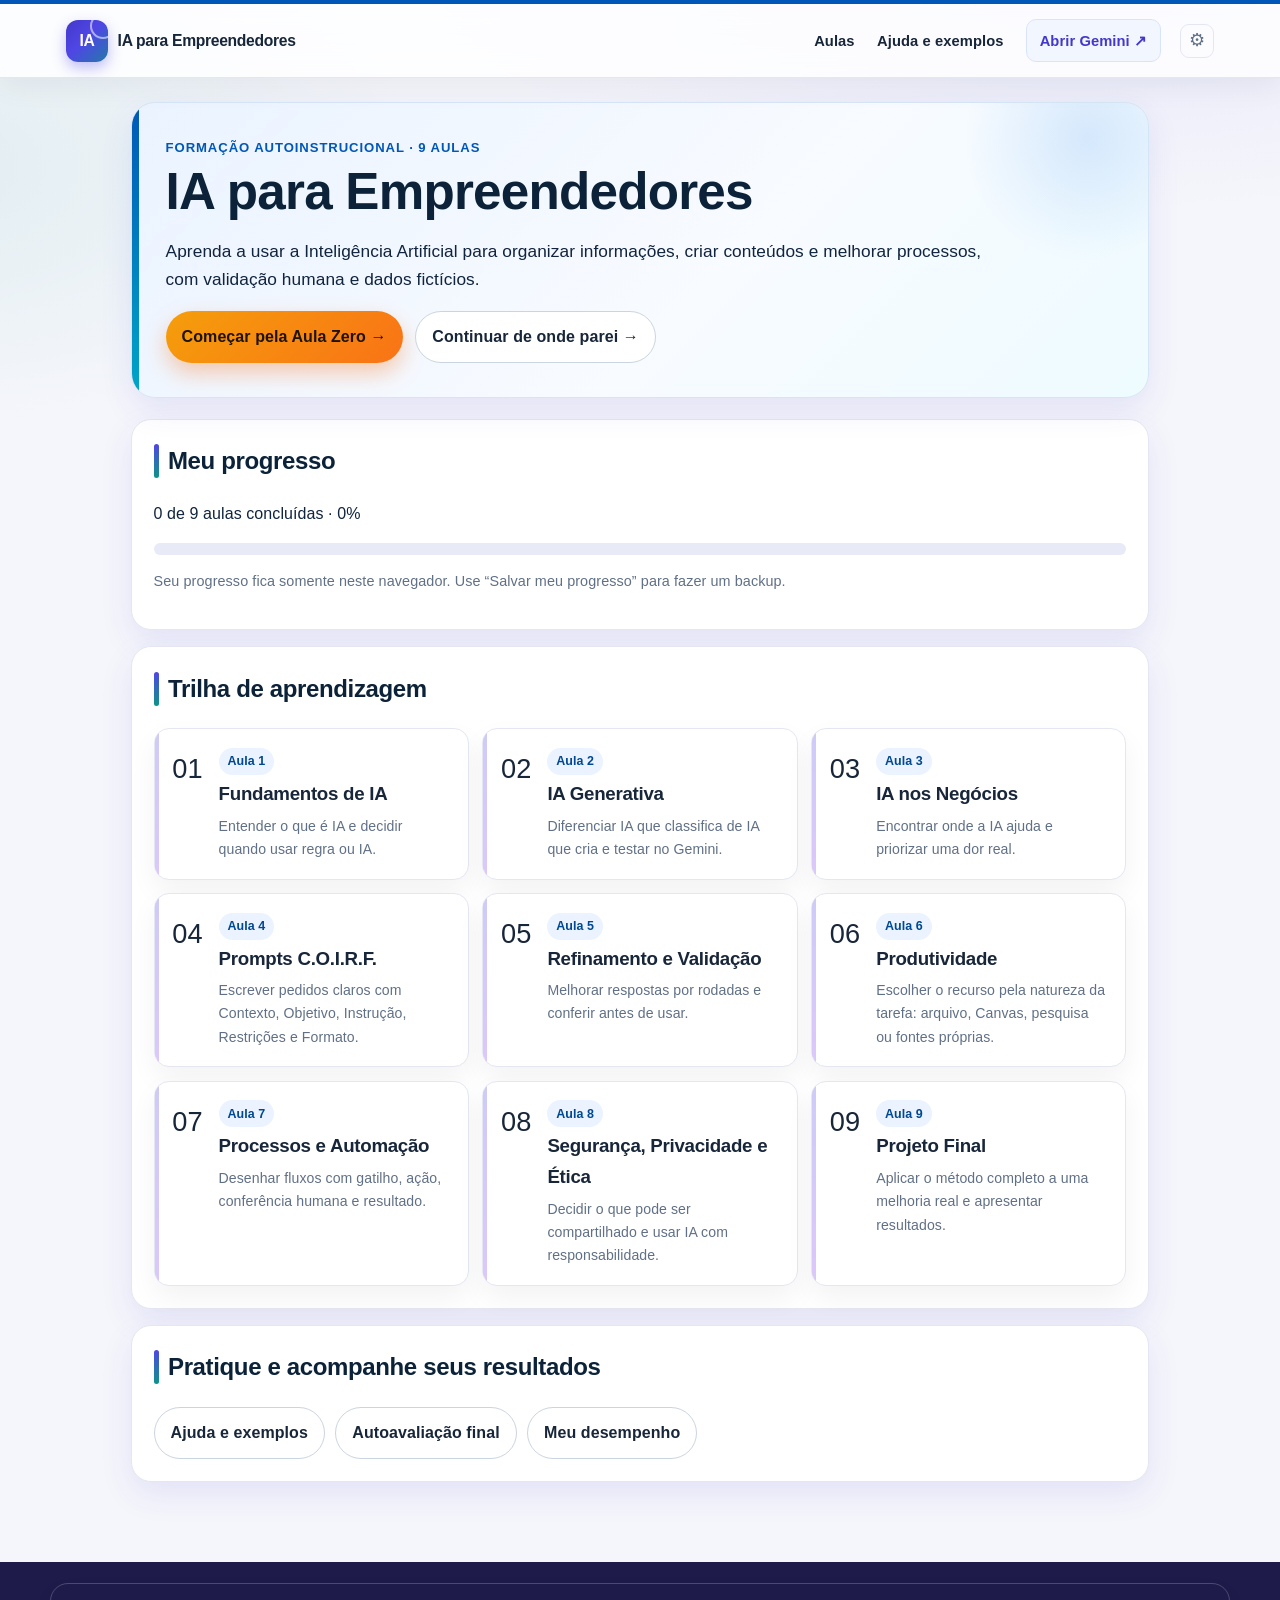
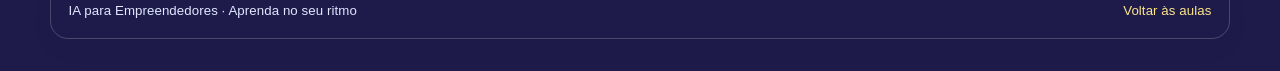
<file: index.html>
<!doctype html>
<html lang="pt-BR"><head><meta charset="utf-8"><meta name="viewport" content="width=device-width,initial-scale=1"><meta name="color-scheme" content="light dark"><title>Início | IA para Empreendedores</title><link rel="stylesheet" href="assets/css/style.css"><link rel="stylesheet" href="assets/css/visual-v18.css"></head><body class="clean-page"><a class="skip-link" href="#conteudo">Ir para o conteúdo</a><div class="topbar"><div class="topinner clean-header">
<a aria-label="Início do curso" class="brand" href="index.html"><span class="brand-badge">IA</span><span>IA para Empreendedores</span></a>
<nav aria-label="Navegação principal" class="toplinks"><a href="index.html#trilha">Aulas</a><a href="materiais.html">Ajuda e exemplos</a><a aria-label="Abrir Gemini em nova aba" class="header-gemini" href="https://gemini.google.com/" rel="noopener noreferrer" target="_blank">Abrir Gemini ↗</a></nav>
<details class="header-more"><summary aria-label="Abrir ajustes do site" title="Ajustes">⚙</summary><div class="header-more-panel">
<button id="themeToggle" onclick="toggleTheme()" type="button">☾</button>
<button id="textSizeToggle" onclick="cycleTextSize()" type="button">A+</button>
<a href="meus-dados.html">Salvar meu progresso</a>
</div></details>
</div></div>
<main class="course-shell" id="conteudo"><section class="hero"><div class="eyebrow">Formação autoinstrucional · 9 aulas</div><h1>IA para Empreendedores</h1><p>Aprenda a usar a Inteligência Artificial para organizar informações, criar conteúdos e melhorar processos, com validação humana e dados fictícios.</p><div class="hero-actions"><a class="btn btn-primary" href="aula-zero.html">Começar pela Aula Zero →</a><a class="btn btn-outline" data-continue-course href="modulos/01-fundamentos.html">Continuar de onde parei →</a></div></section><section class="section"><h2>Meu progresso</h2><p><span data-done-count>0</span> de <span data-total-count>9</span> aulas concluídas · <span data-progress-label>0%</span></p><div class="progressbar"><span></span></div><p class="small">Seu progresso fica somente neste navegador. Use “Salvar meu progresso” para fazer um backup.</p></section><section class="section" id="trilha"><h2>Trilha de aprendizagem</h2><div class="clean-support-grid"><a class="clean-support-card module-card" data-module="01-fundamentos" href="modulos/01-fundamentos.html"><span>01</span><div><span class="tag">Aula 1</span><h3>Fundamentos de IA</h3><p>Entender o que é IA e decidir quando usar regra ou IA.</p></div></a><a class="clean-support-card module-card" data-module="02-ia-generativa" href="modulos/02-ia-generativa.html"><span>02</span><div><span class="tag">Aula 2</span><h3>IA Generativa</h3><p>Diferenciar IA que classifica de IA que cria e testar no Gemini.</p></div></a><a class="clean-support-card module-card" data-module="03-ia-negocios" href="modulos/03-ia-negocios.html"><span>03</span><div><span class="tag">Aula 3</span><h3>IA nos Negócios</h3><p>Encontrar onde a IA ajuda e priorizar uma dor real.</p></div></a><a class="clean-support-card module-card" data-module="04-prompts" href="modulos/04-prompts.html"><span>04</span><div><span class="tag">Aula 4</span><h3>Prompts C.O.I.R.F.</h3><p>Escrever pedidos claros com Contexto, Objetivo, Instrução, Restrições e Formato.</p></div></a><a class="clean-support-card module-card" data-module="05-refinamento" href="modulos/05-refinamento.html"><span>05</span><div><span class="tag">Aula 5</span><h3>Refinamento e Validação</h3><p>Melhorar respostas por rodadas e conferir antes de usar.</p></div></a><a class="clean-support-card module-card" data-module="06-produtividade" href="modulos/06-produtividade.html"><span>06</span><div><span class="tag">Aula 6</span><h3>Produtividade</h3><p>Escolher o recurso pela natureza da tarefa: arquivo, Canvas, pesquisa ou fontes próprias.</p></div></a><a class="clean-support-card module-card" data-module="07-processos" href="modulos/07-processos.html"><span>07</span><div><span class="tag">Aula 7</span><h3>Processos e Automação</h3><p>Desenhar fluxos com gatilho, ação, conferência humana e resultado.</p></div></a><a class="clean-support-card module-card" data-module="08-seguranca" href="modulos/08-seguranca.html"><span>08</span><div><span class="tag">Aula 8</span><h3>Segurança, Privacidade e Ética</h3><p>Decidir o que pode ser compartilhado e usar IA com responsabilidade.</p></div></a><a class="clean-support-card module-card" data-module="09-projeto" href="modulos/09-projeto.html"><span>09</span><div><span class="tag">Aula 9</span><h3>Projeto Final</h3><p>Aplicar o método completo a uma melhoria real e apresentar resultados.</p></div></a></div></section><section class="section"><h2>Pratique e acompanhe seus resultados</h2><div class="toolbar"><a class="btn btn-outline" href="materiais.html">Ajuda e exemplos</a><a class="btn btn-outline" href="avaliacao-final.html">Autoavaliação final</a><a class="btn btn-outline" href="resultado-final.html">Meu desempenho</a></div></section></main><footer class="footer clean-footer"><div class="footer-inner"><span>IA para Empreendedores · Aprenda no seu ritmo</span><a href="index.html#trilha">Voltar às aulas</a></div></footer><script src="assets/js/app.js"></script></body></html>
</file>
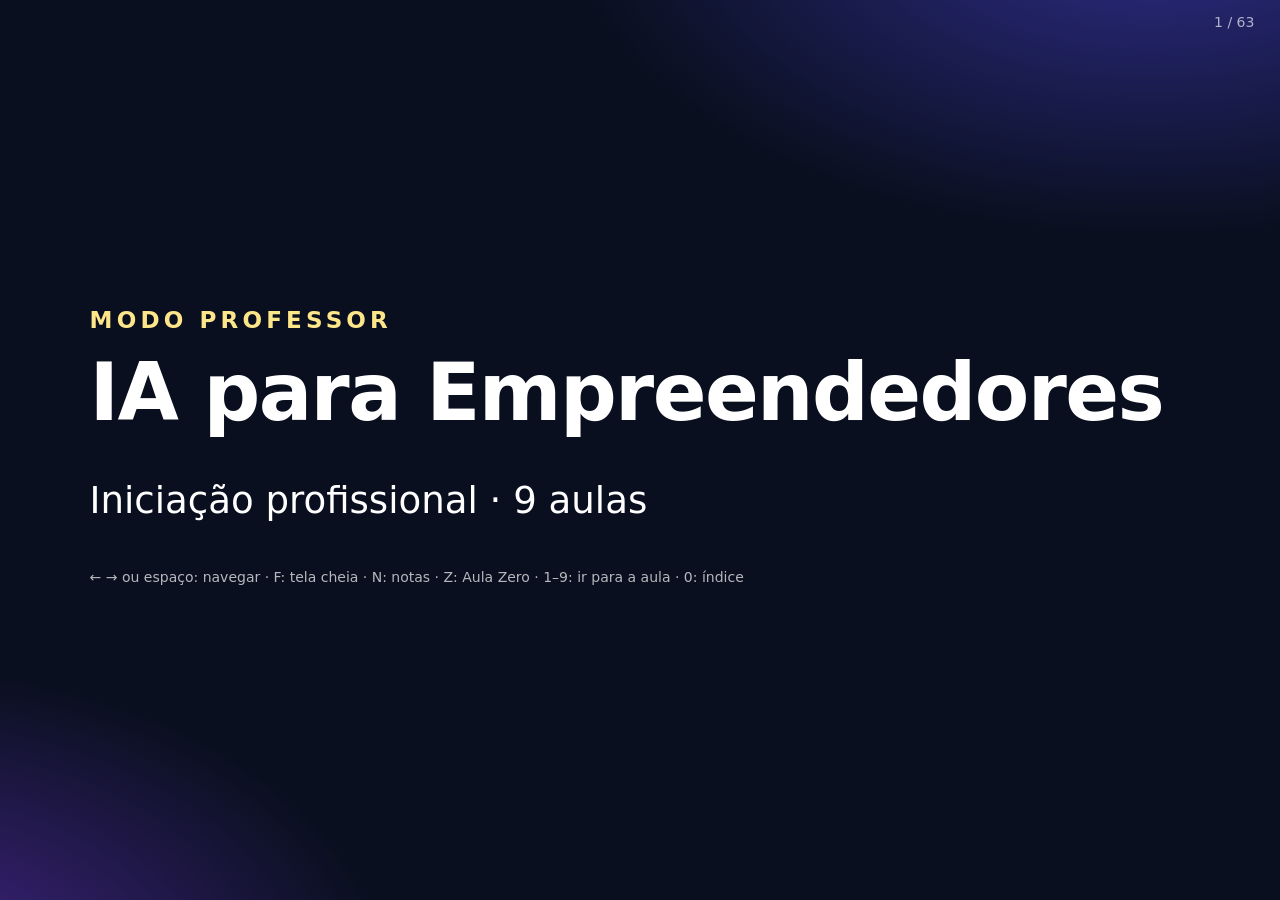
<file: professor/index.html>
<!doctype html><html lang="pt-BR"><head><meta charset="utf-8"><meta name="viewport" content="width=device-width,initial-scale=1"><title>Modo Professor — IA para Empreendedores</title><meta name="robots" content="noindex">
<style>
:root{--a:#4f46e5;--b:#0d9488}*{box-sizing:border-box}html,body{height:100%;margin:0}
body{font-family:system-ui,-apple-system,"Segoe UI",Roboto,Arial,sans-serif;background:#0b1020;color:#fff;overflow:auto}
#bg{position:fixed;inset:0;background:radial-gradient(900px 500px at 90% -10%,var(--a),transparent 65%),radial-gradient(800px 500px at -10% 110%,var(--b),transparent 65%),#0b1020;opacity:.55;transition:.4s}
#stage{position:relative;height:100%;display:flex;flex-direction:column;justify-content:center;padding:5vh 7vw}
.tag{font-size:clamp(14px,1.8vw,24px);letter-spacing:.18em;font-weight:800;color:#fde68a;text-transform:uppercase;margin-bottom:2vh}
h1{font-size:clamp(34px,6.2vw,92px);line-height:1.05;margin:0 0 3vh;letter-spacing:-.02em}
h2{font-size:clamp(28px,4.4vw,64px);line-height:1.1;margin:0 0 3vh}
p,li{font-size:clamp(20px,2.9vw,42px);line-height:1.35;margin:.4em 0}ul,ol{padding-left:1.2em;margin:0}
.prompt.long{font-size:clamp(15px,1.9vw,27px)}.prompt{background:rgba(255,255,255,.1);border:2px solid rgba(255,255,255,.3);border-left:10px solid #f59e0b;border-radius:18px;padding:2.2vh 2vw;font-size:clamp(18px,2.5vw,36px);line-height:1.4}
.pill{display:inline-block;background:rgba(255,255,255,.15);border:1px solid rgba(255,255,255,.35);border-radius:99px;padding:.3em .9em;font-size:clamp(14px,1.8vw,26px);margin:.2em .3em .2em 0}
.grid{display:grid;grid-template-columns:repeat(3,1fr);gap:1.2vw}.grid button{font:inherit;font-size:clamp(14px,1.9vw,26px);padding:1.6vh 1vw;border-radius:16px;border:1px solid rgba(255,255,255,.35);background:rgba(255,255,255,.1);color:#fff;cursor:pointer;text-align:left}.grid button:hover{background:rgba(255,255,255,.22)}
#bar{position:fixed;left:0;top:0;height:6px;background:linear-gradient(90deg,#f59e0b,#fff);width:0;transition:width .2s}
#hud{position:fixed;right:2vw;top:1.5vh;font-size:14px;opacity:.65}
#notes{position:fixed;left:0;right:0;bottom:0;background:#fffbeb;color:#3b2a00;padding:1.5vh 3vw;font-size:clamp(15px,1.7vw,22px);display:none;border-top:6px solid #f59e0b}
#notes.on{display:block}.help{font-size:14px;opacity:.7;margin-top:3vh}
@media(max-width:600px){#stage{min-height:100vh;height:auto;padding:6rem 1.2rem 3rem}.grid{grid-template-columns:1fr 1fr}#notes.on{position:static}.prompt{overflow-wrap:anywhere}}
</style></head><body><div id="bg"></div><div id="bar"></div><main id="stage"></main><div id="notes"></div><div id="hud"></div>
<script>
const C=[["#4f46e5","#7c3aed"],["#7c3aed","#db2777"],["#0d9488","#0891b2"],["#2563eb","#4f46e5"],["#d97706","#e11d48"],["#0891b2","#0d9488"],["#ea580c","#d97706"],["#059669","#0d9488"],["#be123c","#7c3aed"]];
const L=[
{t:"Fundamentos de IA",obj:"Entender o que é IA e decidir quando usar regra ou IA.",ideia:"IA ajuda a lidar com informação: ler, organizar e rascunhar.",an:"Um assistente muito rápido, recém-contratado: produz depressa, mas precisa de orientação e conferência.",demo:"Abra o Gemini e peça a explicação; depois peça para trocar a palavra difícil.",p:"Explique “inteligência artificial” para um cliente de cafeteria em 3 frases, sem termos técnicos.",obs:["A linguagem ficou simples?","Alguma palavra ainda é técnica?","Quem decide o que usar: você."],q:"Calcular o preço de 2 cafés: regra ou IA? E resumir 50 comentários?",ponte:"Próxima: IA que classifica × IA que cria.",fala:"Mostre que a IA é ferramenta. Use a cafeteria como fio condutor."},
{t:"IA Generativa",obj:"Diferenciar IA que classifica de IA que cria e testar no Gemini.",ideia:"A IA generativa produz conteúdo novo: texto, resumo, ideias, imagens.",an:"Calculadora × oficina criativa: uma devolve um resultado exato, a outra propõe rascunhos.",demo:"Rode o mesmo recado em três transformações: resumir, organizar, reformular. Depois compare duas ferramentas.",p:"Escreva um aviso de 40 palavras dizendo que a Café Horizonte fecha mais cedo na sexta por manutenção. Tom acolhedor. Não invente horário.",obs:["Ele inventou um horário?","O tom ficou acolhedor?","Qual ferramenta pediu menos ajuste?"],q:"Por que rascunho de IA não é texto final?",ponte:"Próxima: onde isso ajuda um negócio.",fala:"Projete as duas respostas lado a lado. Não declare vencedora."},
{t:"IA nos Negócios",obj:"Encontrar onde a IA ajuda e priorizar uma dor real.",ideia:"Comece pelo problema, não pela ferramenta.",an:"Caixa de ferramentas: um martelo é ótimo, mas não serve para tudo.",demo:"Liste 3 dores da cafeteria, escolha 1 e peça legenda + ideia de imagem.",p:"Crie uma legenda de Instagram de 30 palavras e descreva uma imagem para divulgar o combo café + pão de queijo. Não cite preço nem prazo.",obs:["Há preço ou promessa inventada?","O nome do produto está certo?","Serve para o canal escolhido?"],q:"Qual tarefa do seu negócio consome mais tempo?",ponte:"Próxima: como pedir direito (C.O.I.R.F.).",fala:"Se houver conta, gere a imagem; senão mostre a descrição. Não publique."},
{t:"Prompts C.O.I.R.F.",obj:"Escrever pedidos claros com Contexto, Objetivo, Instrução, Restrições e Formato.",ideia:"Um bom prompt é um bom briefing.",an:"Pedir “uma arte bonita” a um designer: ele precisa perguntar tudo de volta.",demo:"Compare “Escreva um anúncio” com a versão C.O.I.R.F. e depois salve como Gem ou na biblioteca.",p:"Contexto: cafeteria de bairro. Objetivo: divulgar combo. Instrução: anúncio para Instagram. Restrições: sem preço inventado. Formato: 30 palavras e 3 hashtags.",obs:["Qual das 5 peças mudou mais o resultado?","Funciona de novo com outros dados?"],q:"Que peça falta no pedido “faça um post”?",ponte:"Próxima: melhorar e conferir a resposta.",fala:"Use o construtor de prompt do site ao vivo."},
{t:"Refinamento e Validação",obj:"Melhorar respostas por rodadas e conferir antes de usar.",ideia:"A primeira resposta é ponto de partida. Refinar ajusta; validar confere.",an:"Revisar um rascunho: reler, ajustar e só então enviar.",demo:"Faça o teste A/B (vago × C.O.I.R.F.), pontue de 0 a 2 em 5 critérios e refine o B.",p:"Reescreva mais curto, tom mais caloroso, sem prometer prazo. Mantenha o nome do produto.",obs:["Placar A × B × B refinado","Algo foi prometido sem base?"],q:"O que é refinar e o que é validar?",ponte:"Próxima: arquivos, Canvas e pesquisa.",fala:"Projete o placar e deixe a turma pontuar."},
{t:"Produtividade",obj:"Escolher o recurso pela natureza da tarefa: arquivo, Canvas, pesquisa ou fontes próprias.",ideia:"Do bate-papo ao trabalho com informação real.",an:"Uma biblioteca com bom assistente: ele localiza, mas você confere a fonte.",demo:"Carregue 3 documentos fictícios no NotebookLM (se disponível) e pergunte; depois pergunte ao Gemini sem anexos.",p:"Com base apenas nas fontes, qual é a política de troca? Se não estiver nas fontes, diga que não encontrou.",obs:["A resposta cita o documento?","O que ele fez quando não havia resposta?","E a conversa sem fonte?"],q:"Quando usar arquivo, Canvas ou pesquisa?",ponte:"Próxima: transformar tudo isso em processo.",fala:"Destaque: fonte própria reduz invenção, mas não dispensa conferência."},
{t:"Processos e Automação",obj:"Desenhar fluxos com gatilho, ação, conferência humana e resultado.",ideia:"Automatize depois de compreender o processo.",an:"Campainha e gatilho: o fluxo só começa quando algo acontece.",demo:"Formulário com 5 pedidos fictícios, planilha, Gemini classifica e rascunha, humano confere. Opcional: mostrar o mesmo fluxo no Make, Zapier ou n8n.",p:"Para cada pedido, informe categoria (dúvida, reclamação, elogio, pedido) e rascunho de 25 palavras. Não prometa prazos.",obs:["Onde está o gatilho?","Onde a pessoa decide?","O que pode dar errado em cada passo?"],q:"Qual passo você nunca automatizaria sem conferência?",ponte:"Próxima: dados, segurança e ética.",fala:"Use somente dados fictícios na demonstração."},
{t:"Segurança, Privacidade e Ética",obj:"Decidir o que pode ser compartilhado e usar IA com responsabilidade.",ideia:"Minimize dados, proteja o que for sensível e revise sempre.",an:"Armários com chaves diferentes: nem todo documento vai para a mesma porta.",demo:"Classifique 6 trechos em verde, amarelo ou vermelho e anonimize os amarelos.",p:"Substitua nomes, telefones, e-mails e documentos por marcadores como [CLIENTE] e [TELEFONE].",obs:["Quem responde pelo texto?","O dado era necessário?","A LGPD foi considerada?"],q:"Você colaria a planilha de clientes na IA? O que removeria antes?",ponte:"Próxima: reunir tudo no projeto final.",fala:"Reforce: responsabilidade é de quem usa, não da ferramenta."},
{t:"Projeto Final",obj:"Aplicar o método completo a uma melhoria real e apresentar resultados.",ideia:"Problema, tarefa, prompt, refinamento, conferência, medição, apresentação.",an:"A planta de uma pequena reforma: planejar antes de executar.",demo:"Preencha o quadro: tempo antes × depois, refinamentos e erros achados; apresente em 2 minutos.",p:"Use o prompt C.O.I.R.F. construído pelo grupo, com dados fictícios.",obs:["Há números, não só texto?","O que foi conferido?","O que mudaria?"],q:"Qual foi o maior ganho e o maior cuidado do seu projeto?",ponte:"Encerramento: guarde seus prompts e siga para o aperfeiçoamento.",fala:"Valorize a evidência: números e a conferência humana."}
];
const S=[];S.push({k:-1,h:`<div class="tag">Modo Professor</div><h1>IA para Empreendedores</h1><p>Iniciação profissional · 9 aulas</p><p class="help">← → ou espaço: navegar · F: tela cheia · N: notas · Z: Aula Zero · 1–9: ir para a aula · 0: índice</p>`,n:"Abra o índice (tecla 0) para pular entre as aulas."});
S.push({k:-1,idx:1,h:`<div class="tag">Índice</div><h2>Escolha a aula</h2><div class="grid"><button data-go="z">Aula Zero</button>${L.map((a,i)=>`<button data-go="${i}">${i+1}. ${a.t}</button>`).join('')}</div>`,n:"Clique ou digite o número da aula."});
S.push(...[{"k": 0, "aula": "z", "h": "<div class=\"tag\">Aula Zero</div><h1>Aprenda a conversar com a IA</h1><p>Laboratório guiado dentro da Aula 1 · 35 a 45 min</p>", "n": "Combinados: dados fictícios, sem informações pessoais. Verifique antes quais recursos estão habilitados."}, {"k": 0, "h": "<div class=\"tag\">Aula Zero</div><h2>Caminho mínimo</h2><p>Experimentos 1, 2, 4 e 7.</p><p>Os demais são opcionais, conforme tempo e acesso.</p>", "n": "Use o caminho mínimo se o acesso da turma for limitado."}, {"k": 0, "h": "<div class=\"tag\">Aula Zero · Experimento 01 · Essencial</div><h2>Comece com uma pergunta simples</h2><p>Observar a resposta inicial e identificar o que ainda não ficou claro.</p><div class=\"prompt\">Explique o que é Inteligência Artificial Generativa em até cinco frases.</div>", "n": "Peça que cada aluno digite o primeiro comando sem contexto; depois acrescente público e situação e compare. O aluno não precisa de fórmula: precisa explicar o que deseja."}, {"k": 0, "h": "<div class=\"tag\">Aula Zero · Experimento 02 · Essencial</div><h2>Adapte a explicação ao público</h2><p>Orientar a linguagem e o contexto da resposta.</p><div class=\"prompt long\">Reexplique Inteligência Artificial Generativa para alguém que administra um pequeno negócio e não trabalha com tecnologia. Use linguagem simples e um exemplo de atendimento. Termine dizendo o que a IA não consegue saber sem receber dados confiáveis.</div>", "n": "Compare com a primeira resposta: o que mudou ao acrescentar público e situação?"}, {"k": 0, "h": "<div class=\"tag\">Aula Zero · Experimento 03 · Opcional</div><h2>Use uma analogia com limites</h2><p>Aproximar um conceito difícil sem esconder diferenças importantes.</p><div class=\"prompt\">Compare uma IA generativa a um assistente que recebe um briefing e prepara um rascunho. Mostre três semelhanças e duas diferenças importantes. Explique por que a resposta ainda precisa ser conferida por uma pessoa.</div>", "n": "Não aceite a analogia como explicação final: pergunte onde funciona e onde falha."}, {"k": 0, "h": "<div class=\"tag\">Aula Zero · Experimento 04 · Essencial</div><h2>Aplique a um negócio</h2><p>Transformar conceito em possibilidades concretas.</p><div class=\"prompt long\">Imagine a Café Horizonte. Ela recebe dúvidas sobre horário, cardápio e disponibilidade de kits. Monte uma tabela com cinco tarefas em que a IA poderia ajudar. Para cada tarefa, informe: o que a pessoa fornece, o que a IA pode produzir e o que alguém precisa conferir. Não invente horários, preços ou estoque.</div>", "n": "Exija tarefa delimitada e responsável pela validação; evite “usar IA para melhorar vendas”."}, {"k": 0, "h": "<div class=\"tag\">Aula Zero · Experimento 05 · Opcional</div><h2>Transforme a IA em tutora</h2><p>Aprender por perguntas e feedback progressivo.</p><div class=\"prompt long\">Seja meu tutor sobre a diferença entre regra, automação e Inteligência Artificial Generativa. Não entregue uma aula inteira de uma vez. Faça uma pergunta por vez, espere minha resposta, explique o que acertei ou confundi e só então avance. Termine com um caso empresarial para eu resolver.</div>", "n": "Uma pergunta por vez. Se a IA revelar a resposta antes da tentativa, peça que reinicie."}, {"k": 0, "h": "<div class=\"tag\">Aula Zero · Experimento 06 · Opcional</div><h2>Crie um recurso visual no Canvas</h2><p>Transformar uma explicação em um material de consulta.</p><div class=\"prompt long\">Crie um guia visual de uma página sobre IA em pequenos negócios. Organize em cinco blocos: criação de conteúdo, organização de informações, atendimento, apoio à gestão e validação humana. Use pouco texto, exemplos concretos e destaque o que precisa ser conferido antes de usar o resultado.</div>", "n": "Guia visual de uma página; não vire tutorial da interface. Alternativa: esquema textual na conversa."}, {"k": 0, "h": "<div class=\"tag\">Aula Zero · Experimento 07 · Essencial</div><h2>Analise arquivos</h2><p>Responder com base em documentos fornecidos.</p><div class=\"prompt long\">Use somente os arquivos anexados. Responda: (1) em quais dias a Café Horizonte funciona? (2) o que compõe o combo? (3) a cafeteria faz entregas? Para cada resposta, indique o arquivo e o trecho que sustenta a informação. Se algo não estiver nos arquivos, escreva exatamente: “não consta nas fontes”. Não complete lacunas por suposição.</div>", "n": "Use os 3 arquivos. Exija fonte e a frase “não consta nas fontes”. Resposta plausível não é evidência."}, {"k": 0, "h": "<div class=\"tag\">Aula Zero · Experimento 08 · Opcional</div><h2>Organize fontes em um notebook</h2><p>Consultar várias fontes e produzir materiais de estudo.</p><div class=\"prompt long\">Com base somente nas fontes deste notebook, crie um guia de consulta para responder dúvidas de clientes. Inclua: informações confirmadas, informações que não constam e perguntas que precisam ser encaminhadas à equipe. Acrescente referências às fontes utilizadas e crie cinco perguntas para testar minha compreensão.</div>", "n": "Mesmas fontes em um notebook; compare com a conversa aberta e explore citações. Alternativa: anexar os arquivos no Gemini."}, {"k": 0, "h": "<div class=\"tag\">Aula Zero · Experimento 09 · Opcional</div><h2>Converse por voz</h2><p>Experimentar outra forma de interação.</p><div class=\"prompt long\">Quero estudar Inteligência Artificial Generativa. Converse comigo como um professor: faça uma pergunta por vez, espere minha resposta e, se eu demonstrar dúvida, explique de outra maneira usando um exemplo de pequeno negócio. No final, resuma três ideias que aprendi e uma dúvida que ainda preciso investigar.</div>", "n": "Demonstração curta. Sem o recurso, use ditado ou texto."}, {"k": 0, "h": "<div class=\"tag\">Aula Zero · Experimento 10 · Opcional</div><h2>Faça uma pesquisa aprofundada</h2><p>Explorar fontes, datas e evidências.</p><div class=\"prompt long\">Pesquise exemplos recentes de uso de Inteligência Artificial Generativa em pequenos negócios no Brasil, com foco em atendimento e marketing. Antes de escrever o relatório, apresente um plano de pesquisa. Use fontes identificáveis, informe datas, separe fatos encontrados de recomendações e destaque limitações ou pontos sem evidência suficiente.</div>", "n": "Opcional: mostre o plano de pesquisa e peça que a turma critique fontes, datas e perguntas; não espere o relatório."}, {"k": 0, "h": "<div class=\"tag\">Aula Zero · Experimento 11 · Opcional</div><h2>Peça uma revisão crítica</h2><p>Identificar suposições, lacunas e possíveis erros.</p><div class=\"prompt long\">Revise sua resposta anterior. Separe: (1) fatos sustentados pelas fontes; (2) suposições; (3) informações ausentes; (4) afirmações que precisam de confirmação. Depois reescreva o texto sem inventar dados e marque com [CONFIRMAR] tudo o que depender de uma pessoa ou sistema externo.</div>", "n": "Peça fatos, suposições e lacunas; o aluno identifica uma afirmação a conferir fora da IA."}, {"k": 0, "h": "<div class=\"tag\">Aula Zero</div><h2>Monte um prompt C.O.I.R.F.</h2><ul><li>Contexto</li><li>Objetivo</li><li>Instrução</li><li>Restrições</li><li>Formato</li></ul><p><span class=\"pill\">Aprofundado na Aula 4</span></p>", "n": "A estrutura organiza o pedido, mas não garante a verdade da resposta."}, {"k": 0, "h": "<div class=\"tag\">Aula Zero</div><h2>O que mudou quando acrescentamos contexto e restrições?</h2><p><span class=\"pill\">Próxima: Aula 1 · Fundamentos de IA</span></p>", "n": "A Aula Zero prepara o aluno; não substitui o conteúdo da Aula 1."}]);
L.forEach((a,i)=>{const T=`<div class="tag">Aula ${i+1}</div>`;
S.push({k:i,aula:i,h:`${T}<h1>${a.t}</h1><p>${a.obj}</p>`,n:a.fala});
S.push({k:i,h:`${T}<h2>Ideia central</h2><p>${a.ideia}</p><p>💡 ${a.an}</p>`,n:"Explique com suas palavras; peça um exemplo da turma."});
S.push({k:i,h:`${T}<h2>Demonstração ao vivo</h2><p>${a.demo}</p><div class="prompt">${a.p}</div>`,n:"Dados fictícios. Se o recurso não estiver disponível na sua conta, mostre a captura ou descreva."});
S.push({k:i,h:`${T}<h2>O que observar no resultado</h2><ul>${a.obs.map(x=>`<li>${x}</li>`).join('')}</ul>`,n:"Deixe a turma apontar antes de você responder."});
S.push({k:i,h:`${T}<h2>Pergunta para a turma</h2><p>${a.q}</p><p><span class="pill">${a.ponte}</span></p>`,n:"Se der, abra a página da aula no site para as práticas."});});
S.push({k:-1,h:`<div class="tag">Fechamento</div><h1>Método: pedir, refinar, conferir</h1><p>Dados fictícios, revisão humana e responsabilidade sempre.</p>`,n:"Lembre que o certificado do site é simbólico; a frequência é controlada à parte."});
let i=0;const st=document.getElementById('stage'),nt=document.getElementById('notes');
function show(n){i=Math.max(0,Math.min(S.length-1,n));const s=S[i];st.innerHTML=s.h;nt.textContent='Notas: '+s.n;const c=C[s.k<0?0:s.k];document.documentElement.style.setProperty('--a',c[0]);document.documentElement.style.setProperty('--b',c[1]);document.getElementById('bar').style.width=(i/(S.length-1)*100)+'%';document.getElementById('hud').textContent=(i+1)+' / '+S.length;st.querySelectorAll('[data-go]').forEach(b=>b.onclick=()=>show(S.findIndex(x=>x.aula===(b.dataset.go==='z'?'z':+b.dataset.go))))}
addEventListener('keydown',e=>{const k=e.key;if(k==='ArrowRight'||k===' '||k==='PageDown'){e.preventDefault();show(i+1)}else if(k==='ArrowLeft'||k==='PageUp')show(i-1);else if(k==='Home')show(0);else if(k==='End')show(S.length-1);else if(k==='f'||k==='F'){document.fullscreenElement?document.exitFullscreen():document.documentElement.requestFullscreen&&document.documentElement.requestFullscreen()}else if(k==='n'||k==='N')nt.classList.toggle('on');else if(k==='0')show(1);else if(k==='z'||k==='Z')show(S.findIndex(x=>x.aula==='z'));else if(/^[1-9]$/.test(k))show(S.findIndex(x=>x.aula===+k-1))});
addEventListener('click',e=>{if(e.target.closest('button,a,input,textarea,select')||e.detail===0)return;if(e.clientX>innerWidth/2)show(i+1);else show(i-1)});
show(0);
</script></body></html>
</file>
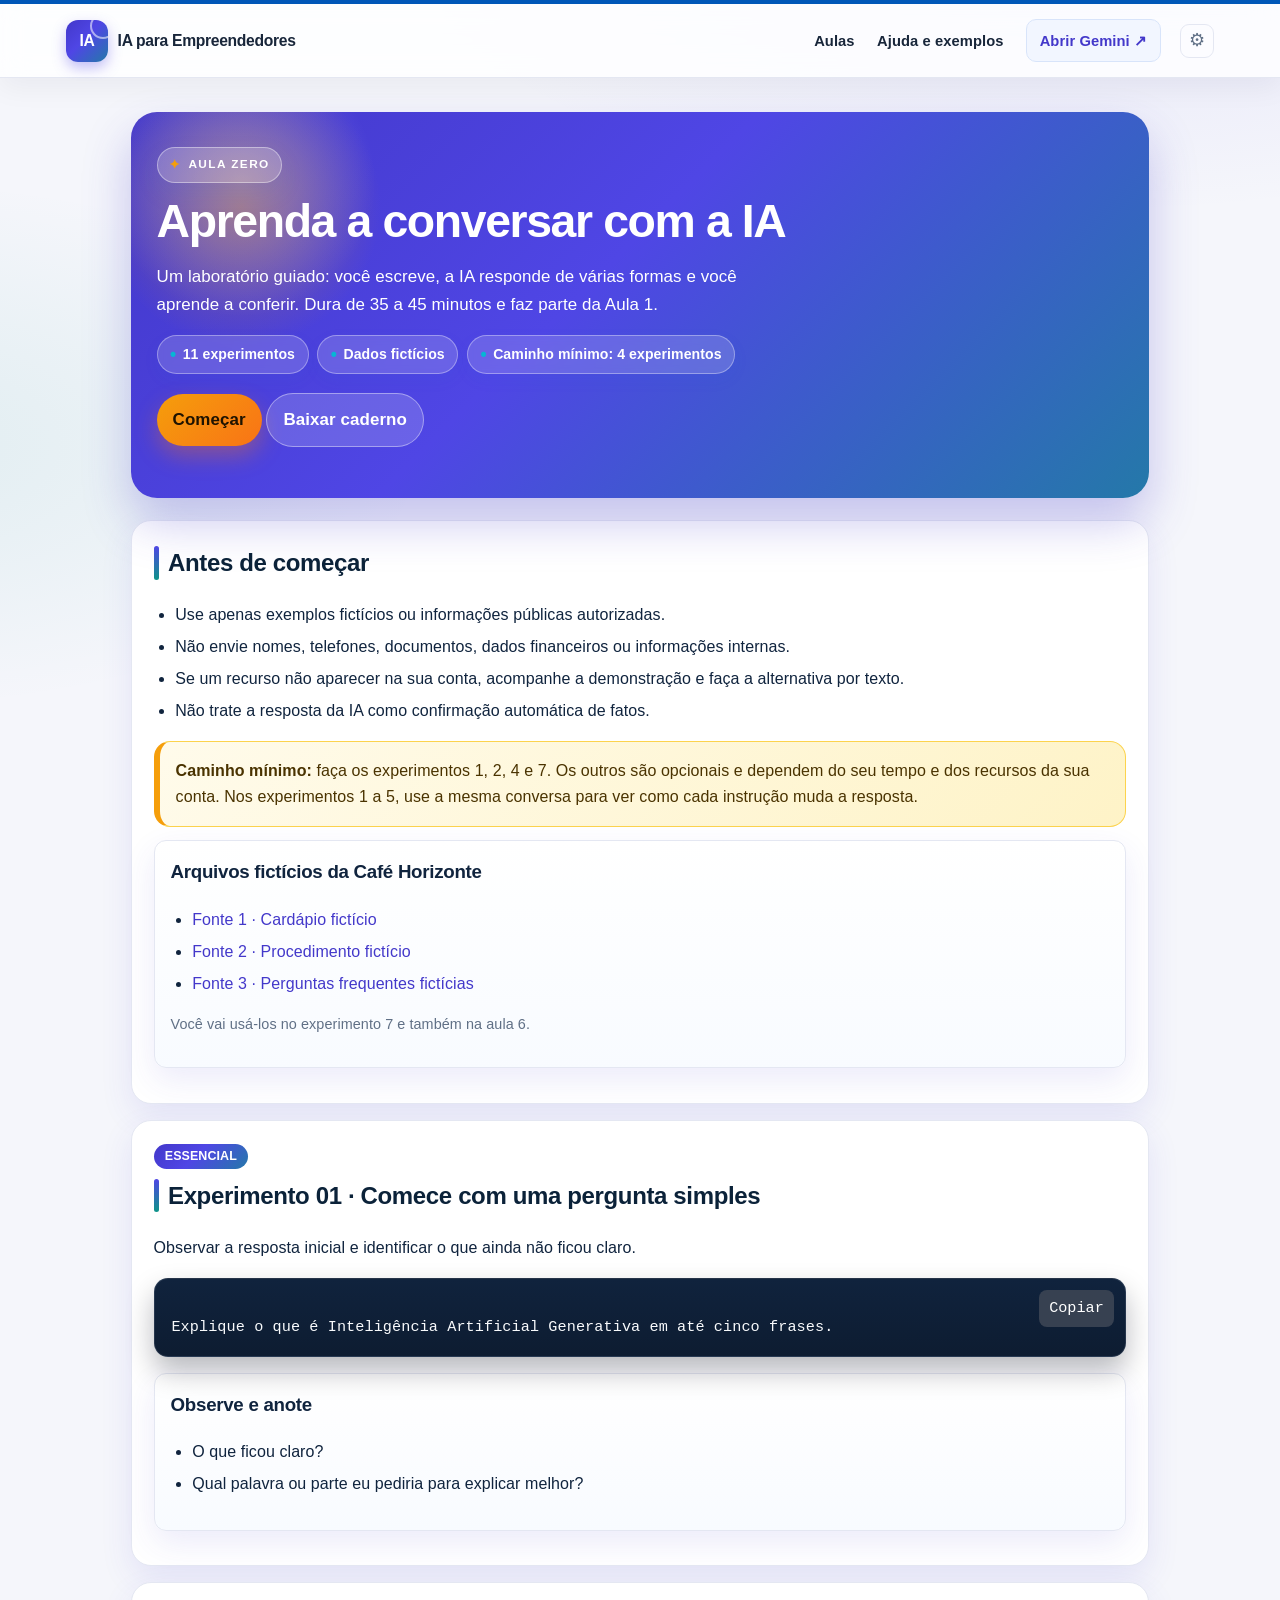
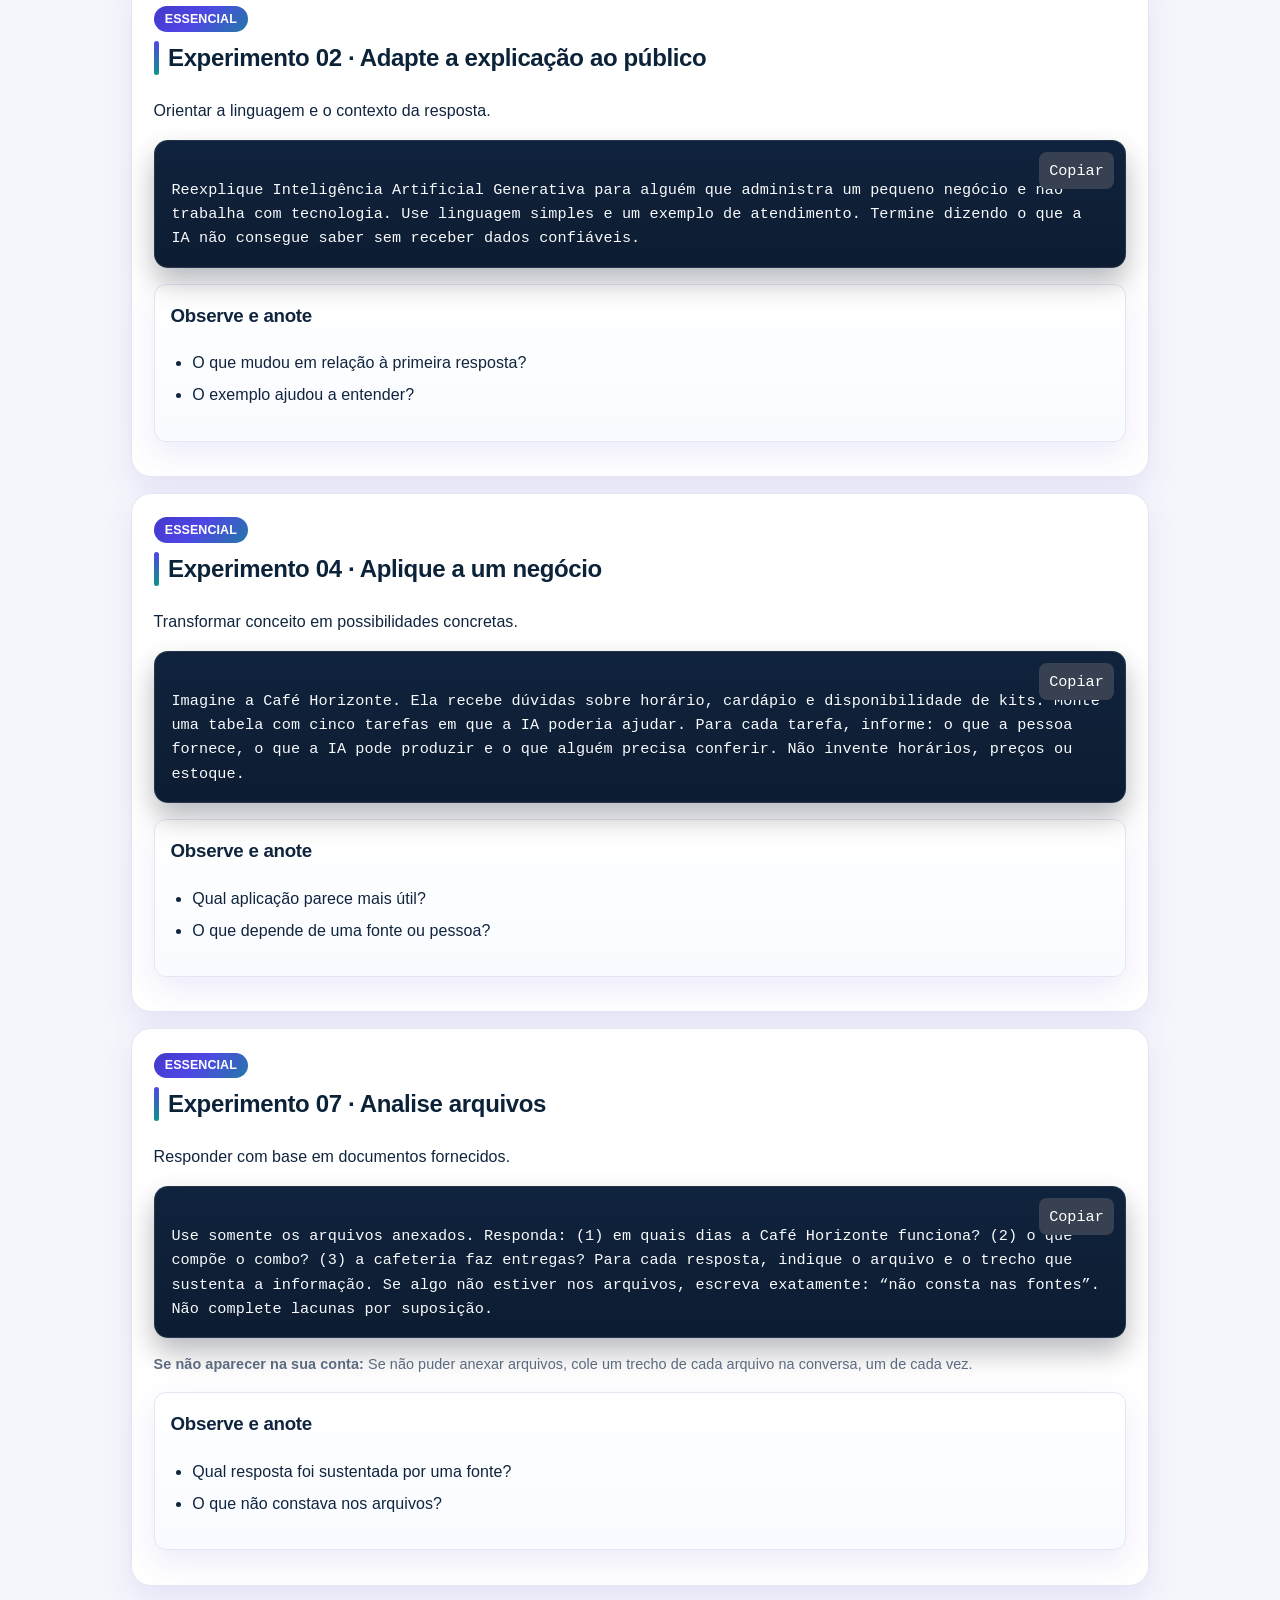
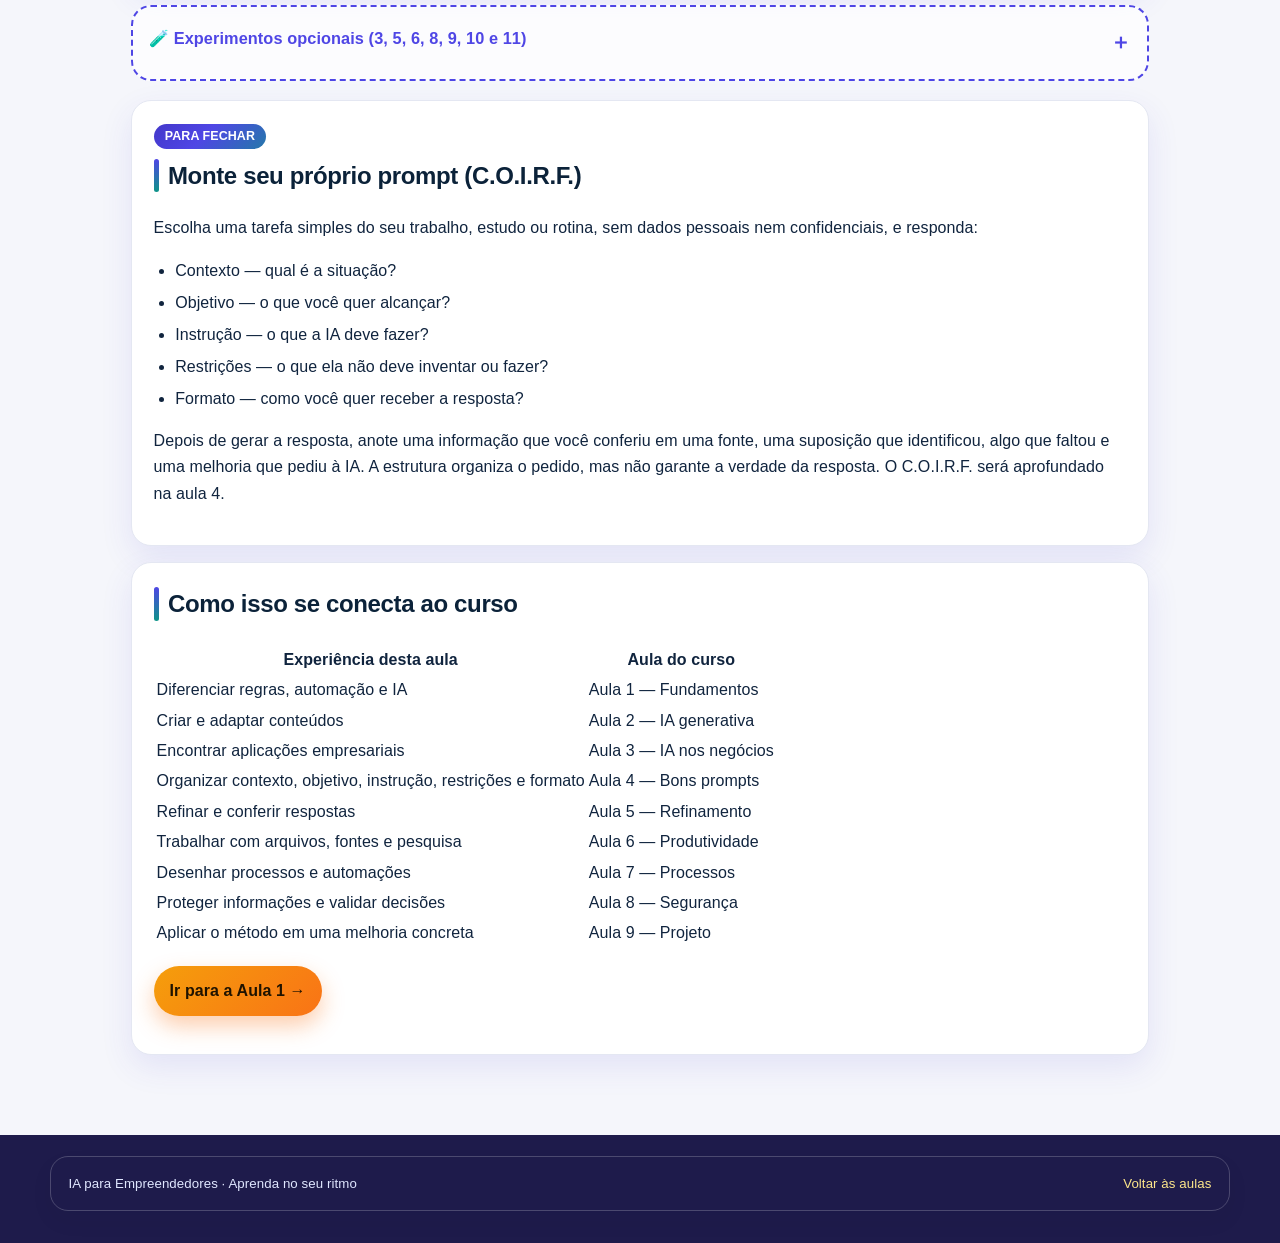
<file: aula-zero.html>
<!DOCTYPE html>

<html lang="pt-BR"><head>
<meta charset="utf-8"/><meta content="width=device-width,initial-scale=1" name="viewport"/>
<meta content="#f8fafc" name="theme-color"/><meta content="Curso autoinstrucional : IA para Empreendedores, com práticas no Gemini." name="description"/>
<title>Aula Zero · IA para Empreendedores</title><link href="assets/css/style.css" rel="stylesheet"/><link href="assets/css/visual-v18.css" rel="stylesheet"/>
</head><body class="student-home">
<a class="skip-link" href="#conteudo">Ir para o conteúdo</a>
<div class="topbar"><div class="topinner clean-header">
<a aria-label="Início do curso" class="brand" href="index.html"><span class="brand-badge">IA</span><span>IA para Empreendedores</span></a>
<nav aria-label="Navegação principal" class="toplinks"><a href="index.html#trilha">Aulas</a><a href="materiais.html">Ajuda e exemplos</a><a aria-label="Abrir Gemini em nova aba" class="header-gemini" href="https://gemini.google.com/" rel="noopener noreferrer" target="_blank">Abrir Gemini ↗</a></nav>
<details class="header-more"><summary aria-label="Abrir ajustes do site" title="Ajustes">⚙</summary><div class="header-more-panel">
<button id="themeToggle" onclick="toggleTheme()" type="button">☾</button>
<button id="textSizeToggle" onclick="cycleTextSize()" type="button">A+</button>
<a href="meus-dados.html">Salvar meu progresso</a>
</div></details>
</div></div>
<main class="course-shell clean-home" id="conteudo">
<section class="clean-hero"><span class="clean-kicker">AULA ZERO</span><h1>Aprenda a conversar com a IA</h1><p>Um laboratório guiado: você escreve, a IA responde de várias formas e você aprende a conferir. Dura de 35 a 45 minutos e faz parte da Aula 1.</p><div class="visual-pill-row"><span>11 experimentos</span><span>Dados fictícios</span><span>Caminho mínimo: 4 experimentos</span></div><p><a class="btn btn-primary" href="#essenciais">Começar</a> <a class="btn btn-quiet" href="assets/dados/aula-zero/Caderno_Aluno.docx" download>Baixar caderno</a></p></section>
<section class="section"><h2>Antes de começar</h2><ul><li>Use apenas exemplos fictícios ou informações públicas autorizadas.</li><li>Não envie nomes, telefones, documentos, dados financeiros ou informações internas.</li><li>Se um recurso não aparecer na sua conta, acompanhe a demonstração e faça a alternativa por texto.</li><li>Não trate a resposta da IA como confirmação automática de fatos.</li></ul>
<div class="callout"><strong>Caminho mínimo:</strong> faça os experimentos 1, 2, 4 e 7. Os outros são opcionais e dependem do seu tempo e dos recursos da sua conta. Nos experimentos 1 a 5, use a mesma conversa para ver como cada instrução muda a resposta.</div>
<div class="card" id="arquivos"><h3>Arquivos fictícios da Café Horizonte</h3><ul><li><a href="assets/dados/aula-zero/FONTE_1_CARDAPIO_FICTICIO.txt" download>Fonte 1 · Cardápio fictício</a></li><li><a href="assets/dados/aula-zero/FONTE_2_PROCEDIMENTO_FICTICIO.txt" download>Fonte 2 · Procedimento fictício</a></li><li><a href="assets/dados/aula-zero/FONTE_3_PERGUNTAS_FREQUENTES_FICTICIAS.txt" download>Fonte 3 · Perguntas frequentes fictícias</a></li></ul><p class="small">Você vai usá-los no experimento 7 e também na aula 6.</p></div></section>
<div id="essenciais"><section class="section"><span class="pratica-tag">ESSENCIAL</span><h2>Experimento 01 · Comece com uma pergunta simples</h2><p>Observar a resposta inicial e identificar o que ainda não ficou claro.</p><div class="prompt applied-prompt prompt-premium"><button class="copy" onclick="copyPrompt(this)" type="button">Copiar</button>Explique o que é Inteligência Artificial Generativa em até cinco frases.</div><div class="card"><h3>Observe e anote</h3><ul><li>O que ficou claro?</li><li>Qual palavra ou parte eu pediria para explicar melhor?</li></ul></div></section><section class="section"><span class="pratica-tag">ESSENCIAL</span><h2>Experimento 02 · Adapte a explicação ao público</h2><p>Orientar a linguagem e o contexto da resposta.</p><div class="prompt applied-prompt prompt-premium"><button class="copy" onclick="copyPrompt(this)" type="button">Copiar</button>Reexplique Inteligência Artificial Generativa para alguém que administra um pequeno negócio e não trabalha com tecnologia. Use linguagem simples e um exemplo de atendimento. Termine dizendo o que a IA não consegue saber sem receber dados confiáveis.</div><div class="card"><h3>Observe e anote</h3><ul><li>O que mudou em relação à primeira resposta?</li><li>O exemplo ajudou a entender?</li></ul></div></section><section class="section"><span class="pratica-tag">ESSENCIAL</span><h2>Experimento 04 · Aplique a um negócio</h2><p>Transformar conceito em possibilidades concretas.</p><div class="prompt applied-prompt prompt-premium"><button class="copy" onclick="copyPrompt(this)" type="button">Copiar</button>Imagine a Café Horizonte. Ela recebe dúvidas sobre horário, cardápio e disponibilidade de kits. Monte uma tabela com cinco tarefas em que a IA poderia ajudar. Para cada tarefa, informe: o que a pessoa fornece, o que a IA pode produzir e o que alguém precisa conferir. Não invente horários, preços ou estoque.</div><div class="card"><h3>Observe e anote</h3><ul><li>Qual aplicação parece mais útil?</li><li>O que depende de uma fonte ou pessoa?</li></ul></div></section><section class="section"><span class="pratica-tag">ESSENCIAL</span><h2>Experimento 07 · Analise arquivos</h2><p>Responder com base em documentos fornecidos.</p><div class="prompt applied-prompt prompt-premium"><button class="copy" onclick="copyPrompt(this)" type="button">Copiar</button>Use somente os arquivos anexados. Responda: (1) em quais dias a Café Horizonte funciona? (2) o que compõe o combo? (3) a cafeteria faz entregas? Para cada resposta, indique o arquivo e o trecho que sustenta a informação. Se algo não estiver nos arquivos, escreva exatamente: “não consta nas fontes”. Não complete lacunas por suposição.</div><p class="small"><strong>Se não aparecer na sua conta:</strong> Se não puder anexar arquivos, cole um trecho de cada arquivo na conversa, um de cada vez.</p><div class="card"><h3>Observe e anote</h3><ul><li>Qual resposta foi sustentada por uma fonte?</li><li>O que não constava nos arquivos?</li></ul></div></section></div>
<details class="aprofunde"><summary>🧪 Experimentos opcionais (3, 5, 6, 8, 9, 10 e 11)</summary><section class="section"><span class="pratica-tag">OPCIONAL</span><h2>Experimento 03 · Use uma analogia com limites</h2><p>Aproximar um conceito difícil sem esconder diferenças importantes.</p><div class="prompt applied-prompt prompt-premium"><button class="copy" onclick="copyPrompt(this)" type="button">Copiar</button>Compare uma IA generativa a um assistente que recebe um briefing e prepara um rascunho. Mostre três semelhanças e duas diferenças importantes. Explique por que a resposta ainda precisa ser conferida por uma pessoa.</div><div class="card"><h3>Observe e anote</h3><ul><li>Qual parte da analogia ajuda?</li><li>Em que ponto ela deixa de funcionar?</li></ul></div></section><section class="section"><span class="pratica-tag">OPCIONAL</span><h2>Experimento 05 · Transforme a IA em tutora</h2><p>Aprender por perguntas e feedback progressivo.</p><div class="prompt applied-prompt prompt-premium"><button class="copy" onclick="copyPrompt(this)" type="button">Copiar</button>Seja meu tutor sobre a diferença entre regra, automação e Inteligência Artificial Generativa. Não entregue uma aula inteira de uma vez. Faça uma pergunta por vez, espere minha resposta, explique o que acertei ou confundi e só então avance. Termine com um caso empresarial para eu resolver.</div><div class="card"><h3>Observe e anote</h3><ul><li>A IA esperou minha resposta?</li><li>Que conceito eu precisei rever?</li></ul></div></section><section class="section"><span class="pratica-tag">OPCIONAL</span><h2>Experimento 06 · Crie um recurso visual no Canvas</h2><p>Transformar uma explicação em um material de consulta.</p><div class="prompt applied-prompt prompt-premium"><button class="copy" onclick="copyPrompt(this)" type="button">Copiar</button>Crie um guia visual de uma página sobre IA em pequenos negócios. Organize em cinco blocos: criação de conteúdo, organização de informações, atendimento, apoio à gestão e validação humana. Use pouco texto, exemplos concretos e destaque o que precisa ser conferido antes de usar o resultado.</div><p class="small"><strong>Se não aparecer na sua conta:</strong> Se o Canvas não aparecer, peça na conversa comum um esquema de uma página organizado em cinco blocos.</p><div class="card"><h3>Observe e anote</h3><ul><li>O visual ajuda a entender?</li><li>O que precisa ser corrigido ou simplificado?</li></ul></div></section><section class="section"><span class="pratica-tag">OPCIONAL</span><h2>Experimento 08 · Organize fontes em um notebook</h2><p>Consultar várias fontes e produzir materiais de estudo.</p><div class="prompt applied-prompt prompt-premium"><button class="copy" onclick="copyPrompt(this)" type="button">Copiar</button>Com base somente nas fontes deste notebook, crie um guia de consulta para responder dúvidas de clientes. Inclua: informações confirmadas, informações que não constam e perguntas que precisam ser encaminhadas à equipe. Acrescente referências às fontes utilizadas e crie cinco perguntas para testar minha compreensão.</div><p class="small"><strong>Se não aparecer na sua conta:</strong> Se o notebook não estiver disponível, faça a comparação anexando os arquivos no Gemini.</p><div class="card"><h3>Observe e anote</h3><ul><li>As referências apontam para as fontes corretas?</li><li>Que informação precisa ser encaminhada?</li></ul></div></section><section class="section"><span class="pratica-tag">OPCIONAL</span><h2>Experimento 09 · Converse por voz</h2><p>Experimentar outra forma de interação.</p><div class="prompt applied-prompt prompt-premium"><button class="copy" onclick="copyPrompt(this)" type="button">Copiar</button>Quero estudar Inteligência Artificial Generativa. Converse comigo como um professor: faça uma pergunta por vez, espere minha resposta e, se eu demonstrar dúvida, explique de outra maneira usando um exemplo de pequeno negócio. No final, resuma três ideias que aprendi e uma dúvida que ainda preciso investigar.</div><p class="small"><strong>Se não aparecer na sua conta:</strong> Sem o recurso de voz, use o ditado do teclado ou mantenha a conversa por texto.</p><div class="card"><h3>Observe e anote</h3><ul><li>Foi mais fácil aprender falando ou digitando?</li><li>O que você pediu para a IA reformular?</li></ul></div></section><section class="section"><span class="pratica-tag">OPCIONAL</span><h2>Experimento 10 · Faça uma pesquisa aprofundada</h2><p>Explorar fontes, datas e evidências.</p><div class="prompt applied-prompt prompt-premium"><button class="copy" onclick="copyPrompt(this)" type="button">Copiar</button>Pesquise exemplos recentes de uso de Inteligência Artificial Generativa em pequenos negócios no Brasil, com foco em atendimento e marketing. Antes de escrever o relatório, apresente um plano de pesquisa. Use fontes identificáveis, informe datas, separe fatos encontrados de recomendações e destaque limitações ou pontos sem evidência suficiente.</div><p class="small"><strong>Se não aparecer na sua conta:</strong> Se o recurso não estiver disponível, peça apenas o plano de pesquisa e avalie quais fontes seriam necessárias.</p><div class="card"><h3>Observe e anote</h3><ul><li>As fontes são identificáveis?</li><li>Qual afirmação você verificaria antes de usar?</li></ul></div></section><section class="section"><span class="pratica-tag">OPCIONAL</span><h2>Experimento 11 · Peça uma revisão crítica</h2><p>Identificar suposições, lacunas e possíveis erros.</p><div class="prompt applied-prompt prompt-premium"><button class="copy" onclick="copyPrompt(this)" type="button">Copiar</button>Revise sua resposta anterior. Separe: (1) fatos sustentados pelas fontes; (2) suposições; (3) informações ausentes; (4) afirmações que precisam de confirmação. Depois reescreva o texto sem inventar dados e marque com [CONFIRMAR] tudo o que depender de uma pessoa ou sistema externo.</div><div class="card"><h3>Observe e anote</h3><ul><li>O que foi corrigido?</li><li>O que ainda precisa de confirmação?</li></ul></div></section></details>
<section class="section"><span class="pratica-tag">PARA FECHAR</span><h2>Monte seu próprio prompt (C.O.I.R.F.)</h2><p>Escolha uma tarefa simples do seu trabalho, estudo ou rotina, sem dados pessoais nem confidenciais, e responda:</p><ul><li>Contexto — qual é a situação?</li><li>Objetivo — o que você quer alcançar?</li><li>Instrução — o que a IA deve fazer?</li><li>Restrições — o que ela não deve inventar ou fazer?</li><li>Formato — como você quer receber a resposta?</li></ul><p>Depois de gerar a resposta, anote uma informação que você conferiu em uma fonte, uma suposição que identificou, algo que faltou e uma melhoria que pediu à IA. A estrutura organiza o pedido, mas não garante a verdade da resposta. O C.O.I.R.F. será aprofundado na aula 4.</p></section>
<section class="section"><h2>Como isso se conecta ao curso</h2><div style="overflow-x:auto"><table><thead><tr><th>Experiência desta aula</th><th>Aula do curso</th></tr></thead><tbody><tr><td>Diferenciar regras, automação e IA</td><td>Aula 1 — Fundamentos</td></tr><tr><td>Criar e adaptar conteúdos</td><td>Aula 2 — IA generativa</td></tr><tr><td>Encontrar aplicações empresariais</td><td>Aula 3 — IA nos negócios</td></tr><tr><td>Organizar contexto, objetivo, instrução, restrições e formato</td><td>Aula 4 — Bons prompts</td></tr><tr><td>Refinar e conferir respostas</td><td>Aula 5 — Refinamento</td></tr><tr><td>Trabalhar com arquivos, fontes e pesquisa</td><td>Aula 6 — Produtividade</td></tr><tr><td>Desenhar processos e automações</td><td>Aula 7 — Processos</td></tr><tr><td>Proteger informações e validar decisões</td><td>Aula 8 — Segurança</td></tr><tr><td>Aplicar o método em uma melhoria concreta</td><td>Aula 9 — Projeto</td></tr></tbody></table></div><p><a class="btn btn-primary" href="modulos/01-fundamentos.html">Ir para a Aula 1 →</a></p></section>
</main>
<footer class="footer clean-footer"><div class="footer-inner"><span>IA para Empreendedores · Aprenda no seu ritmo</span><a href="index.html#trilha">Voltar às aulas</a></div></footer><script src="assets/js/app.js"></script></body></html>
</file>
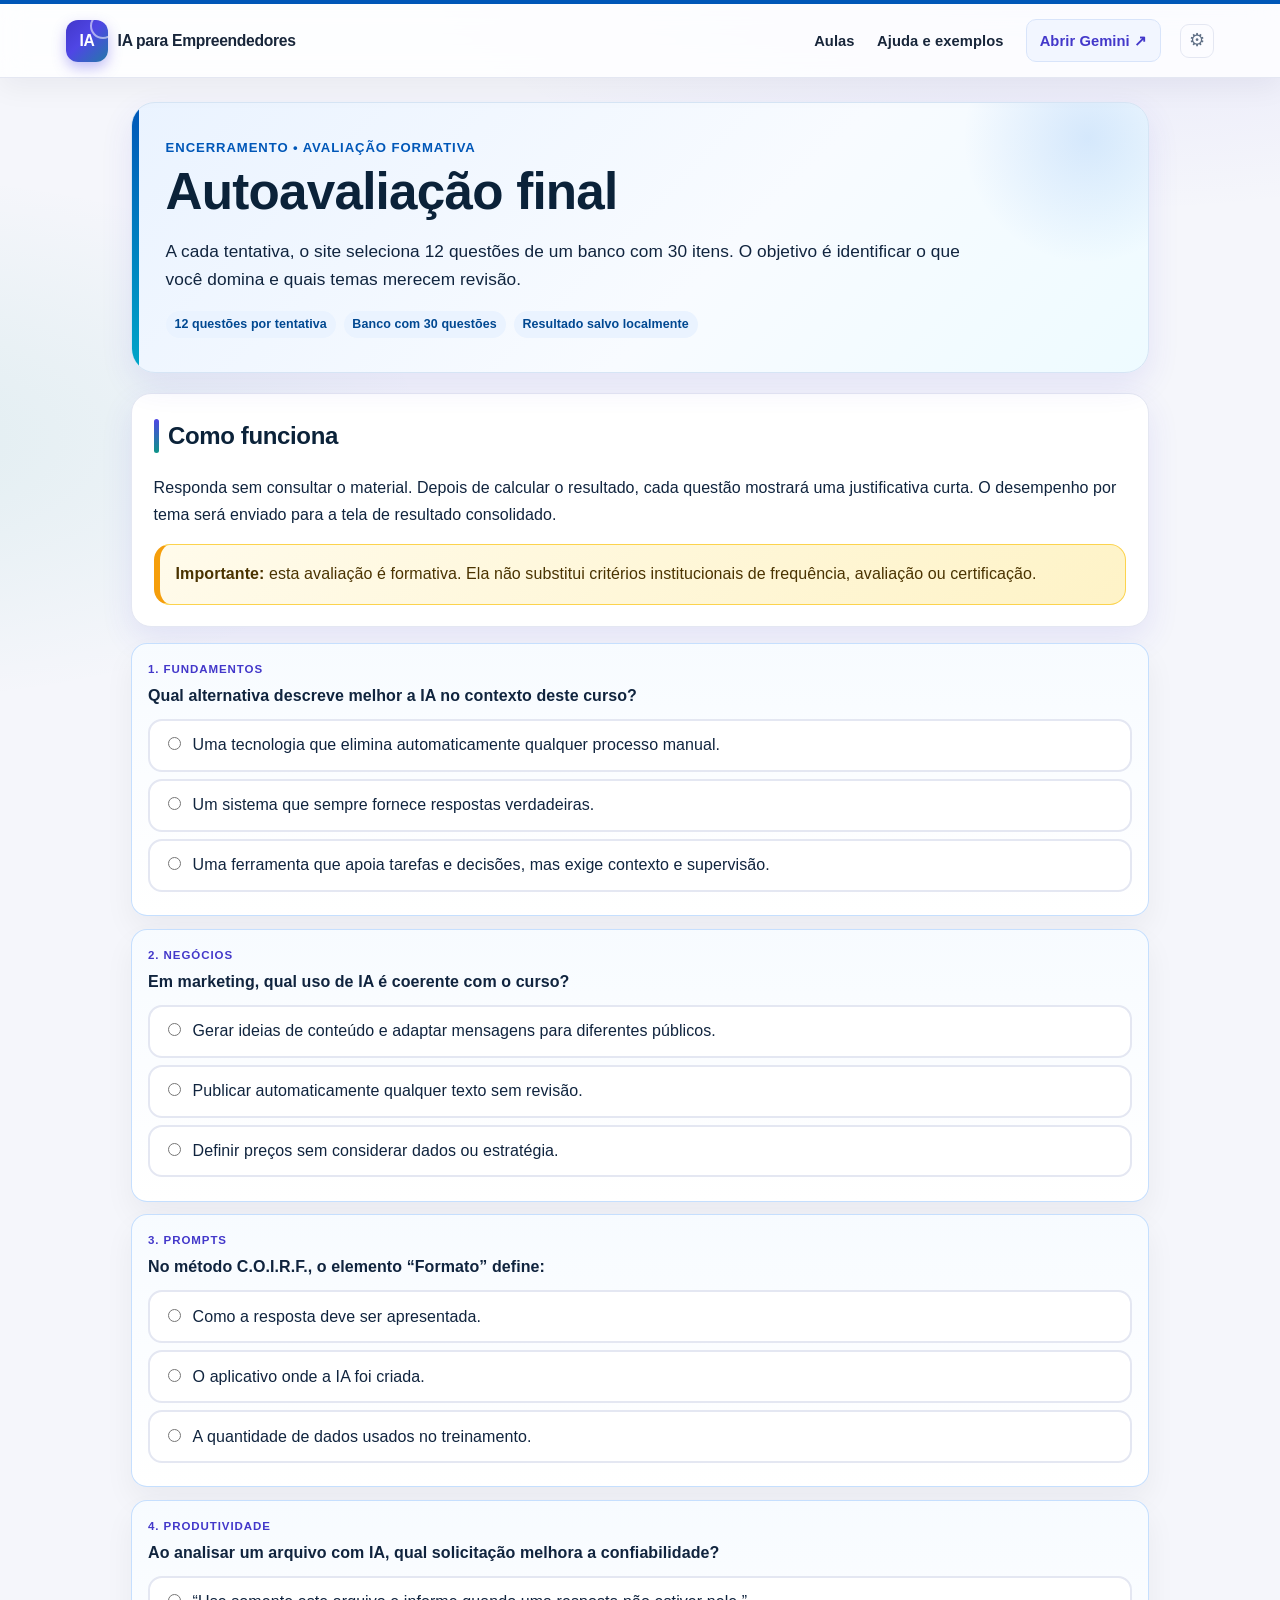
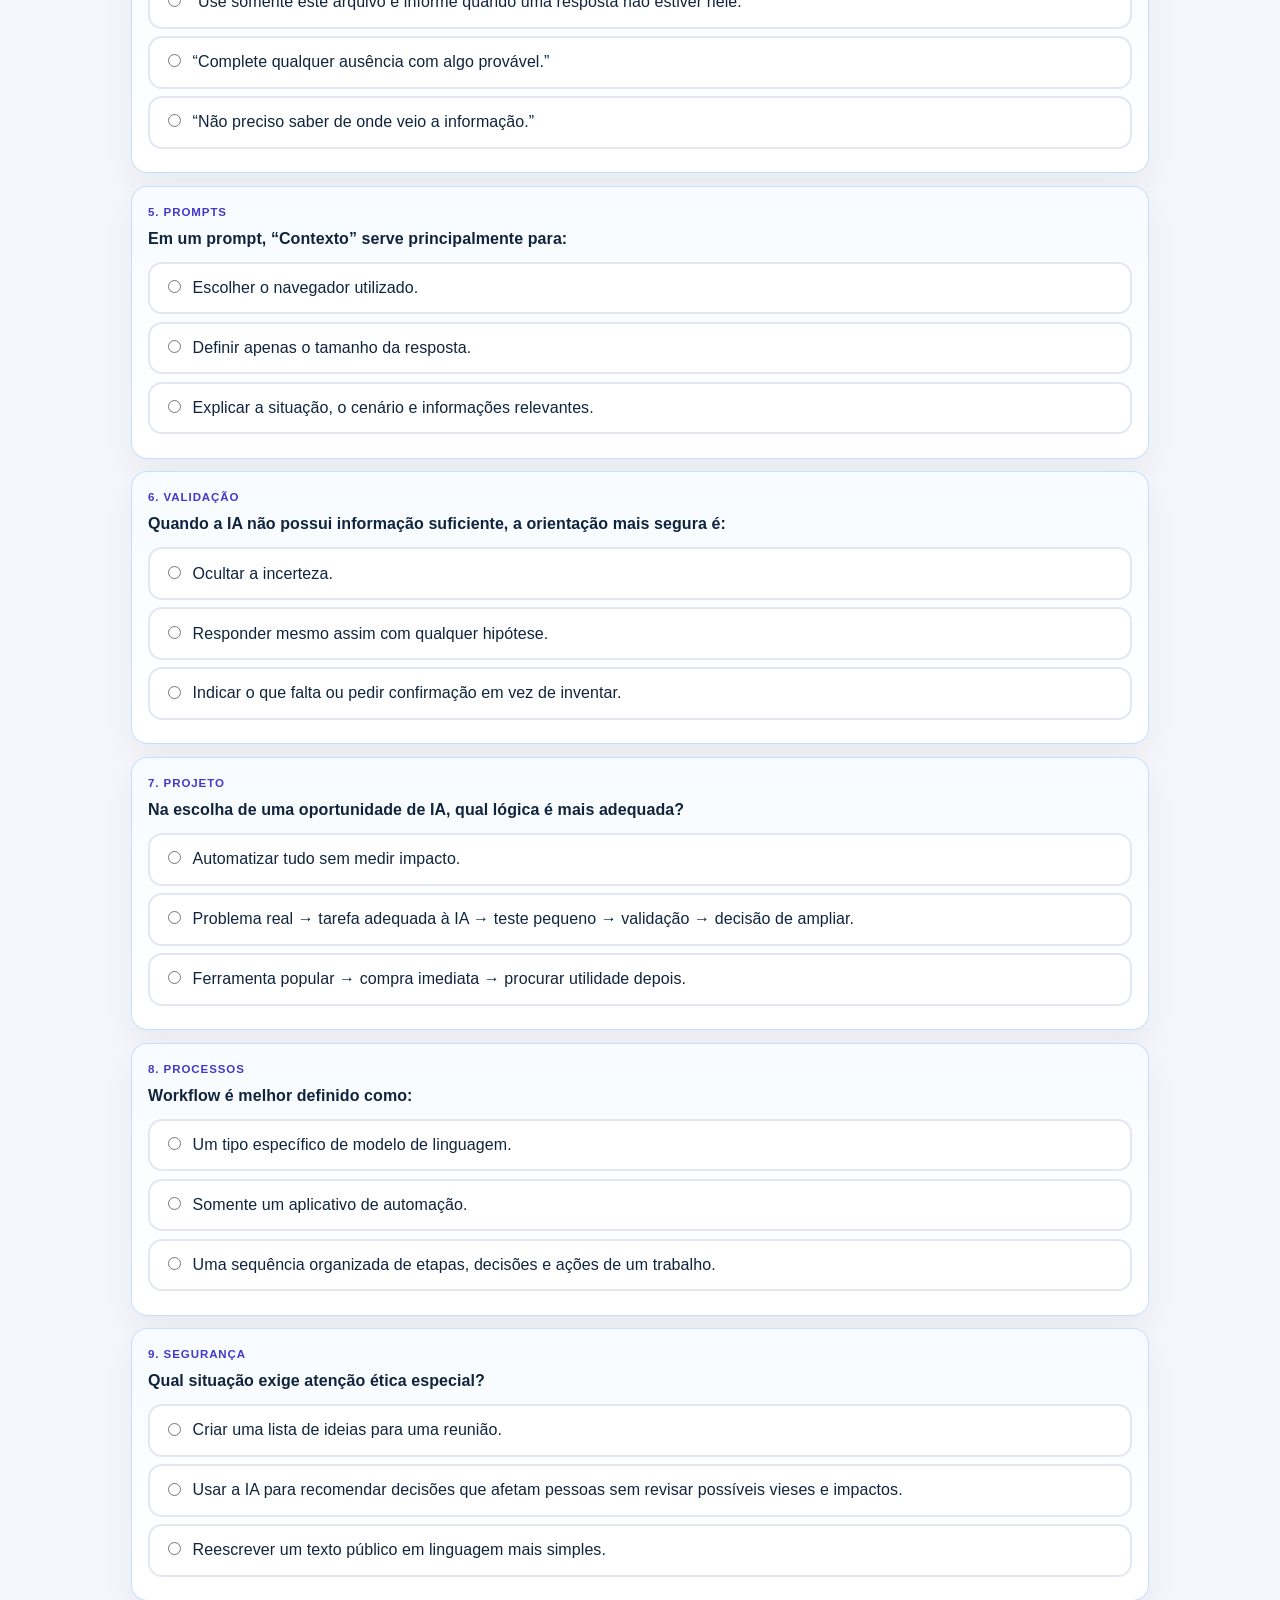
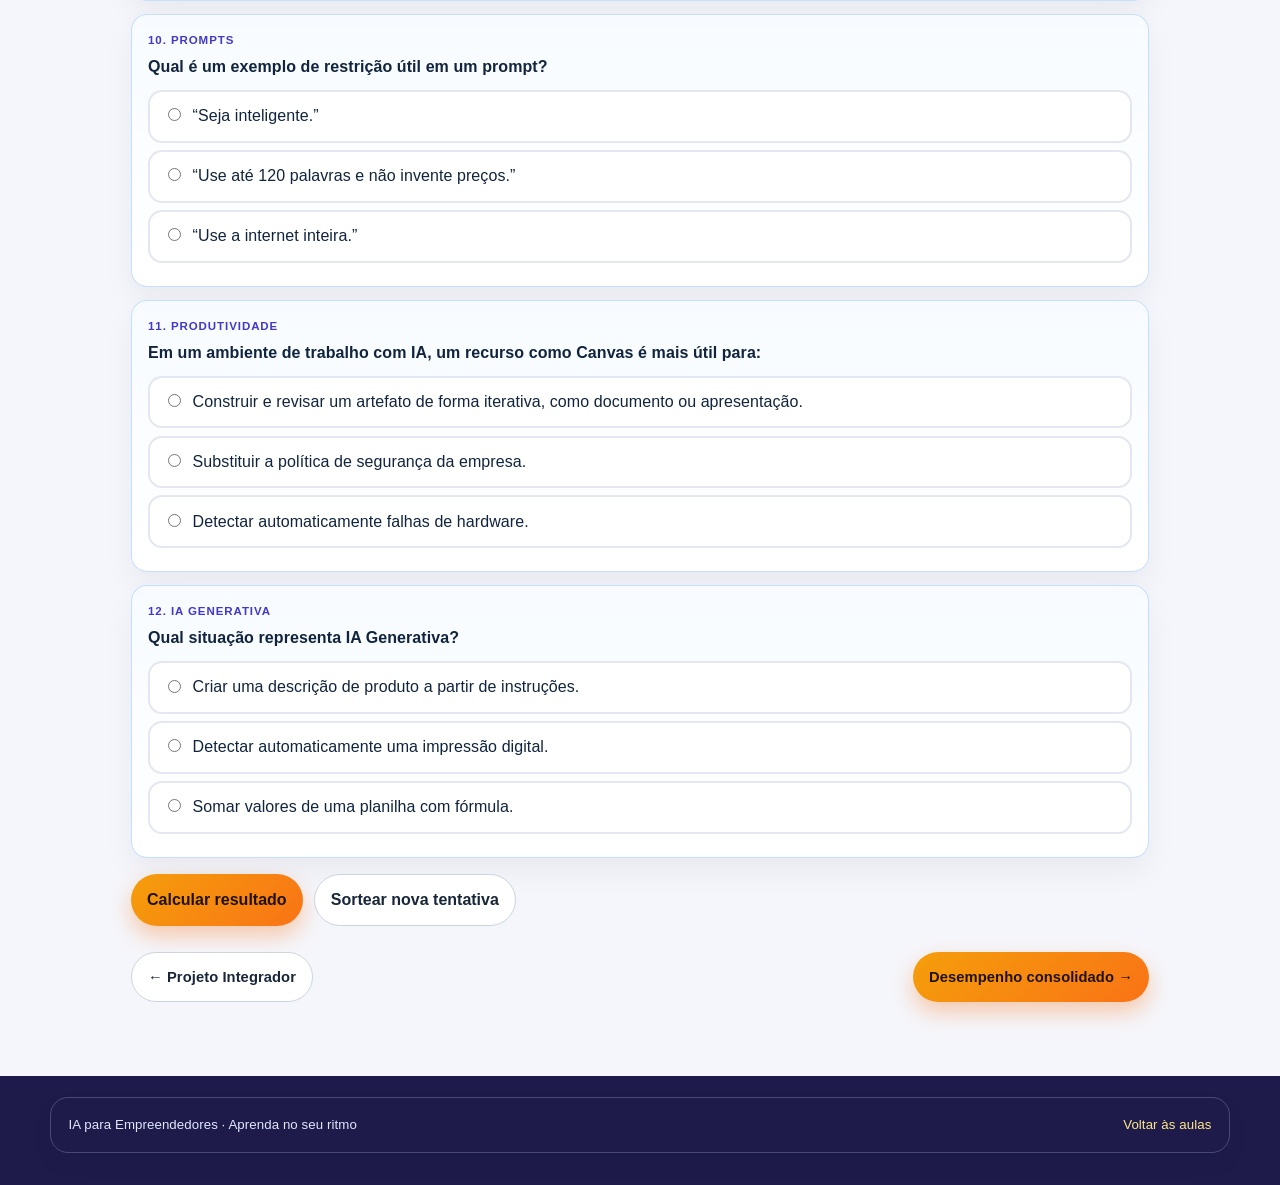
<file: avaliacao-final.html>
<!DOCTYPE html>

<html lang="pt-BR"><head><meta content="#0b2239" name="theme-color"/><meta content="light dark" name="color-scheme"/><meta charset="utf-8"/><meta content="width=device-width,initial-scale=1" name="viewport"/><meta content="Autoavaliação formativa com questões sorteadas sobre o curso IA para Empreendedores." name="description"/><title>Autoavaliação final | IA para Empreendedores</title><link href="assets/css/style.css" rel="stylesheet"/><link href="assets/css/visual-v18.css" rel="stylesheet"/></head><body class="clean-page"><a class="skip-link" href="#conteudo">Pular para o conteúdo</a><div class="topbar"><div class="topinner clean-header">
<a aria-label="Início do curso" class="brand" href="index.html"><span class="brand-badge">IA</span><span>IA para Empreendedores</span></a>
<nav aria-label="Navegação principal" class="toplinks"><a href="index.html#trilha">Aulas</a><a href="materiais.html">Ajuda e exemplos</a><a aria-label="Abrir Gemini em nova aba" class="header-gemini" href="https://gemini.google.com/" rel="noopener noreferrer" target="_blank">Abrir Gemini ↗</a></nav>
<details class="header-more"><summary aria-label="Abrir ajustes do site" title="Ajustes">⚙</summary><div class="header-more-panel">
<button id="themeToggle" onclick="toggleTheme()" type="button">☾</button>
<button id="textSizeToggle" onclick="cycleTextSize()" type="button">A+</button>
<a href="meus-dados.html">Salvar meu progresso</a>
</div></details>
</div></div><main class="course-shell" id="conteudo"><section class="hero"><div class="eyebrow">Encerramento • avaliação formativa</div><h1>Autoavaliação final</h1><p>A cada tentativa, o site seleciona 12 questões de um banco com 30 itens. O objetivo é identificar o que você domina e quais temas merecem revisão.</p><div class="badge-row"><span class="tag">12 questões por tentativa</span><span class="tag">Banco com 30 questões</span><span class="tag">Resultado salvo localmente</span></div></section><section class="section objective"><h2>Como funciona</h2><p>Responda sem consultar o material. Depois de calcular o resultado, cada questão mostrará uma justificativa curta. O desempenho por tema será enviado para a tela de resultado consolidado.</p><div class="callout"><strong>Importante:</strong> esta avaliação é formativa. Ela não substitui critérios institucionais de frequência, avaliação ou certificação.</div></section><section class="assessment" data-random-assessment=""></section><div class="module-nav"><a class="btn btn-outline" href="modulos/09-projeto.html">← Projeto Integrador</a><a class="btn btn-primary" href="resultado-final.html">Desempenho consolidado →</a></div></main><footer class="footer clean-footer"><div class="footer-inner"><span>IA para Empreendedores · Aprenda no seu ritmo</span><a href="index.html#trilha">Voltar às aulas</a></div></footer><script src="assets/js/app.js"></script><script src="assets/js/assessment.js"></script></body></html>
</file>
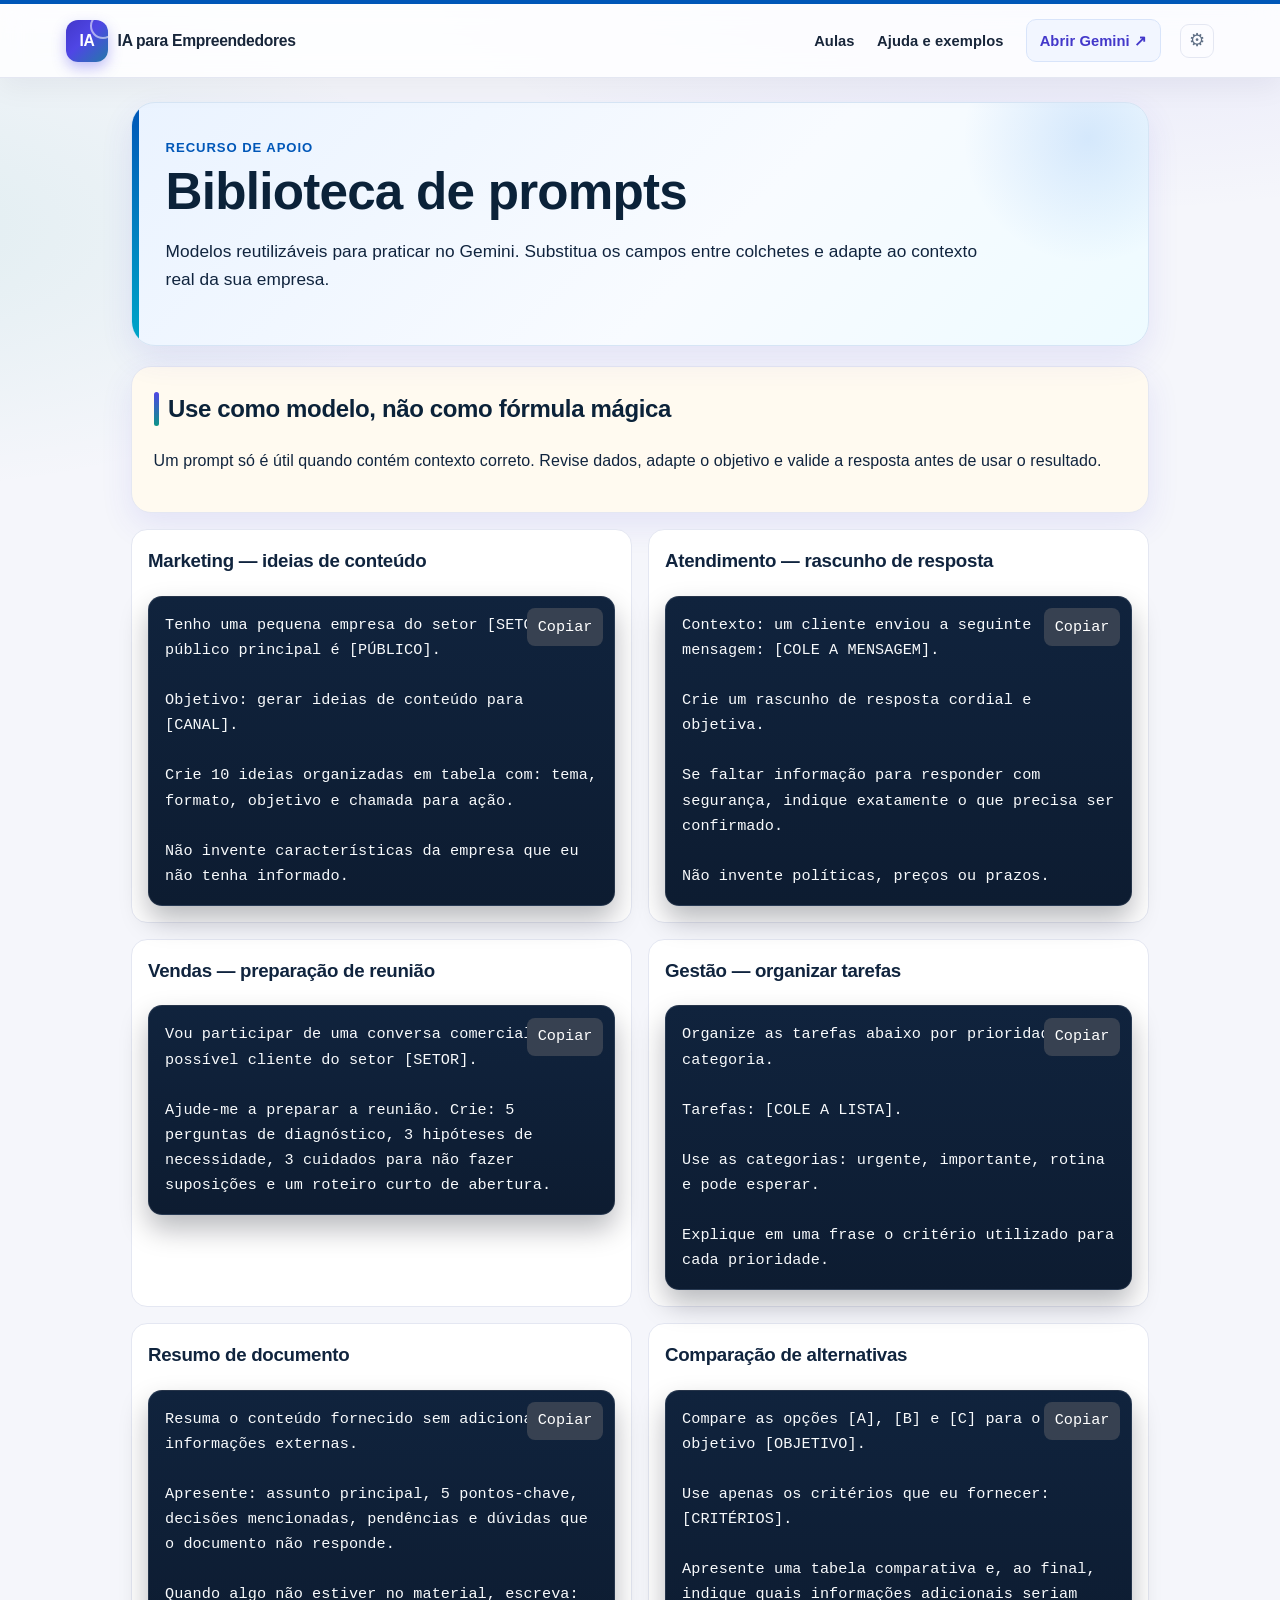
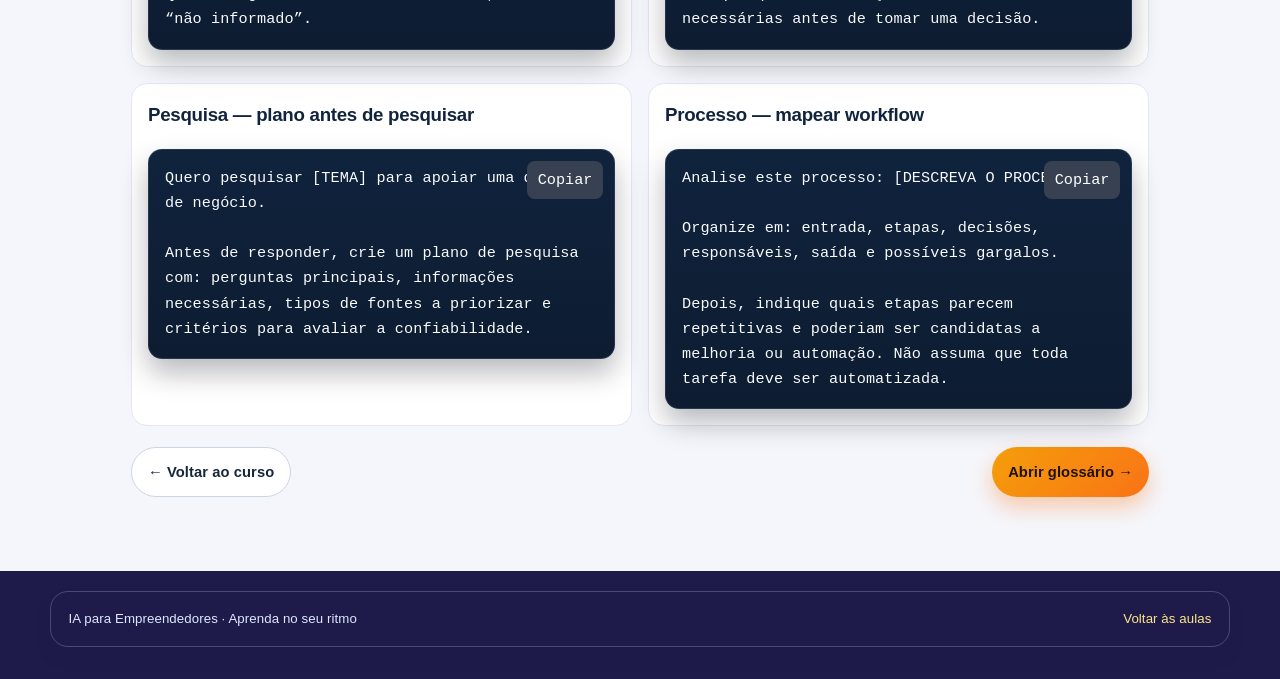
<file: biblioteca-prompts.html>
<!DOCTYPE html>

<html lang="pt-BR"><head><meta charset="utf-8"/><meta content="width=device-width,initial-scale=1" name="viewport"/><meta content="#0b2239" name="theme-color"/><meta content="light dark" name="color-scheme"/><title>Biblioteca de prompts | IA para Empreendedores</title><link href="assets/css/style.css" rel="stylesheet"/><link href="assets/css/visual-v18.css" rel="stylesheet"/></head><body class="clean-page"><a class="skip-link" href="#conteudo">Pular para o conteúdo</a><div class="topbar"><div class="topinner clean-header">
<a aria-label="Início do curso" class="brand" href="index.html"><span class="brand-badge">IA</span><span>IA para Empreendedores</span></a>
<nav aria-label="Navegação principal" class="toplinks"><a href="index.html#trilha">Aulas</a><a href="materiais.html">Ajuda e exemplos</a><a aria-label="Abrir Gemini em nova aba" class="header-gemini" href="https://gemini.google.com/" rel="noopener noreferrer" target="_blank">Abrir Gemini ↗</a></nav>
<details class="header-more"><summary aria-label="Abrir ajustes do site" title="Ajustes">⚙</summary><div class="header-more-panel">
<button id="themeToggle" onclick="toggleTheme()" type="button">☾</button>
<button id="textSizeToggle" onclick="cycleTextSize()" type="button">A+</button>
<a href="meus-dados.html">Salvar meu progresso</a>
</div></details>
</div></div><main class="course-shell" id="conteudo"><section class="hero"><div class="eyebrow">Recurso de apoio</div><h1>Biblioteca de prompts</h1><p>Modelos reutilizáveis para praticar no Gemini. Substitua os campos entre colchetes e adapte ao contexto real da sua empresa.</p></section><section class="section warning"><h2>Use como modelo, não como fórmula mágica</h2><p>Um prompt só é útil quando contém contexto correto. Revise dados, adapte o objetivo e valide a resposta antes de usar o resultado.</p></section><section class="prompt-library"><article class="prompt-item"><h3>Marketing — ideias de conteúdo</h3><div class="prompt"><button class="copy" onclick="copyPrompt(this)">Copiar</button>Tenho uma pequena empresa do setor [SETOR]. Meu público principal é [PÚBLICO].

Objetivo: gerar ideias de conteúdo para [CANAL].

Crie 10 ideias organizadas em tabela com: tema, formato, objetivo e chamada para ação.

Não invente características da empresa que eu não tenha informado.</div></article><article class="prompt-item"><h3>Atendimento — rascunho de resposta</h3><div class="prompt"><button class="copy" onclick="copyPrompt(this)">Copiar</button>Contexto: um cliente enviou a seguinte mensagem: [COLE A MENSAGEM].

Crie um rascunho de resposta cordial e objetiva.

Se faltar informação para responder com segurança, indique exatamente o que precisa ser confirmado.

Não invente políticas, preços ou prazos.</div></article><article class="prompt-item"><h3>Vendas — preparação de reunião</h3><div class="prompt"><button class="copy" onclick="copyPrompt(this)">Copiar</button>Vou participar de uma conversa comercial com um possível cliente do setor [SETOR].

Ajude-me a preparar a reunião. Crie: 5 perguntas de diagnóstico, 3 hipóteses de necessidade, 3 cuidados para não fazer suposições e um roteiro curto de abertura.</div></article><article class="prompt-item"><h3>Gestão — organizar tarefas</h3><div class="prompt"><button class="copy" onclick="copyPrompt(this)">Copiar</button>Organize as tarefas abaixo por prioridade e categoria.

Tarefas: [COLE A LISTA].

Use as categorias: urgente, importante, rotina e pode esperar.

Explique em uma frase o critério utilizado para cada prioridade.</div></article><article class="prompt-item"><h3>Resumo de documento</h3><div class="prompt"><button class="copy" onclick="copyPrompt(this)">Copiar</button>Resuma o conteúdo fornecido sem adicionar informações externas.

Apresente: assunto principal, 5 pontos-chave, decisões mencionadas, pendências e dúvidas que o documento não responde.

Quando algo não estiver no material, escreva: “não informado”.</div></article><article class="prompt-item"><h3>Comparação de alternativas</h3><div class="prompt"><button class="copy" onclick="copyPrompt(this)">Copiar</button>Compare as opções [A], [B] e [C] para o objetivo [OBJETIVO].

Use apenas os critérios que eu fornecer: [CRITÉRIOS].

Apresente uma tabela comparativa e, ao final, indique quais informações adicionais seriam necessárias antes de tomar uma decisão.</div></article><article class="prompt-item"><h3>Pesquisa — plano antes de pesquisar</h3><div class="prompt"><button class="copy" onclick="copyPrompt(this)">Copiar</button>Quero pesquisar [TEMA] para apoiar uma decisão de negócio.

Antes de responder, crie um plano de pesquisa com: perguntas principais, informações necessárias, tipos de fontes a priorizar e critérios para avaliar a confiabilidade.</div></article><article class="prompt-item"><h3>Processo — mapear workflow</h3><div class="prompt"><button class="copy" onclick="copyPrompt(this)">Copiar</button>Analise este processo: [DESCREVA O PROCESSO].

Organize em: entrada, etapas, decisões, responsáveis, saída e possíveis gargalos.

Depois, indique quais etapas parecem repetitivas e poderiam ser candidatas a melhoria ou automação. Não assuma que toda tarefa deve ser automatizada.</div></article></section><div class="module-nav"><a class="btn btn-outline" href="index.html">← Voltar ao curso</a><a class="btn btn-primary" href="glossario.html">Abrir glossário →</a></div></main><footer class="footer clean-footer"><div class="footer-inner"><span>IA para Empreendedores · Aprenda no seu ritmo</span><a href="index.html#trilha">Voltar às aulas</a></div></footer><script src="assets/js/app.js"></script></body></html>
</file>
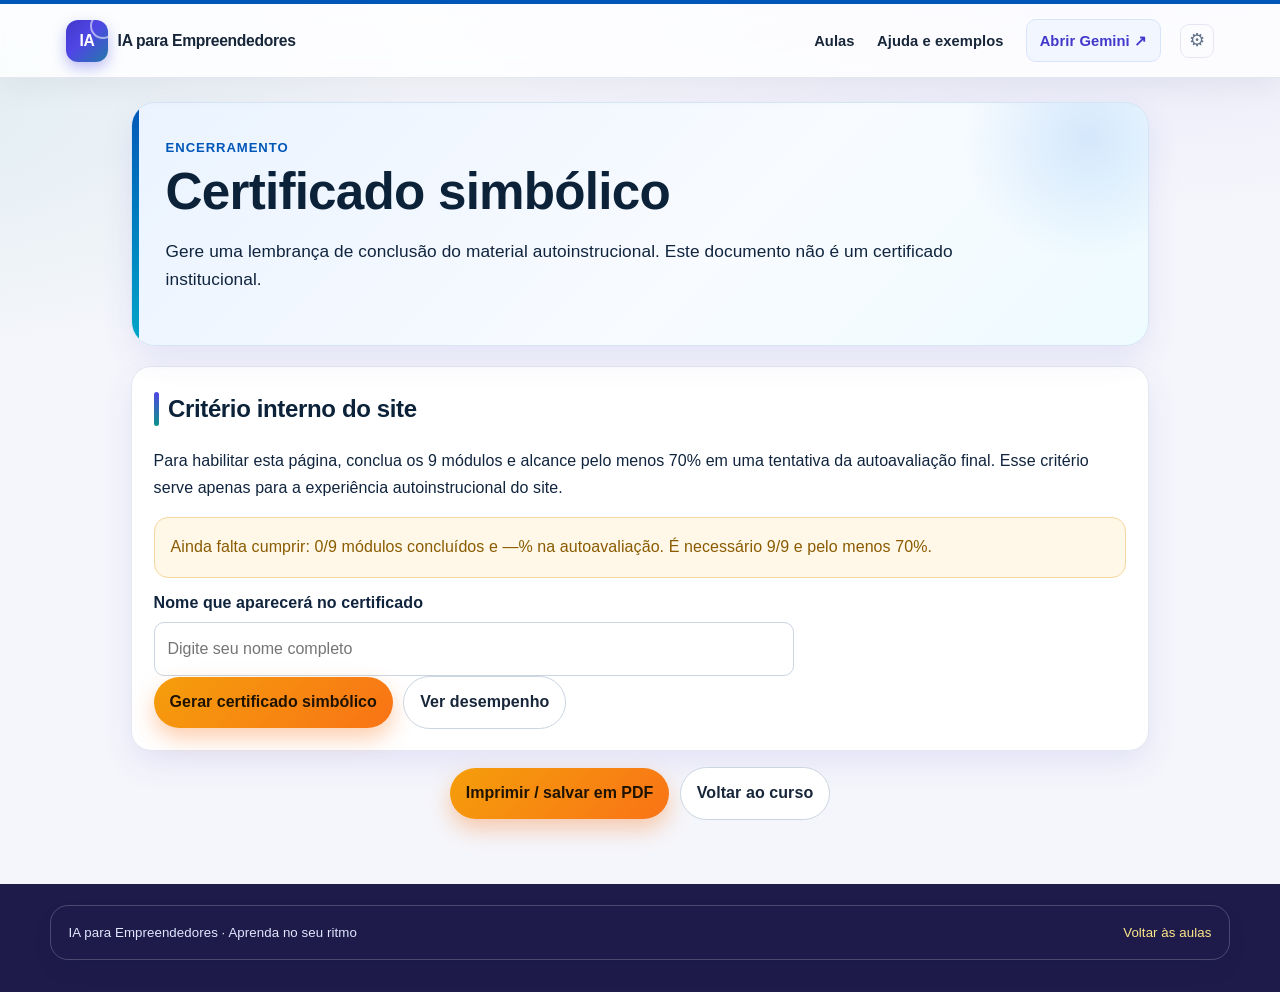
<file: certificado.html>
<!DOCTYPE html>

<html lang="pt-BR"><head><meta content="#0b2239" name="theme-color"/><meta content="light dark" name="color-scheme"/><meta charset="utf-8"/><meta content="width=device-width,initial-scale=1" name="viewport"/><title>Certificado simbólico | IA para Empreendedores</title><link href="assets/css/style.css" rel="stylesheet"/><link href="assets/css/visual-v18.css" rel="stylesheet"/></head><body class="clean-page"><a class="skip-link" href="#conteudo">Pular para o conteúdo</a><div class="topbar"><div class="topinner clean-header">
<a aria-label="Início do curso" class="brand" href="index.html"><span class="brand-badge">IA</span><span>IA para Empreendedores</span></a>
<nav aria-label="Navegação principal" class="toplinks"><a href="index.html#trilha">Aulas</a><a href="materiais.html">Ajuda e exemplos</a><a aria-label="Abrir Gemini em nova aba" class="header-gemini" href="https://gemini.google.com/" rel="noopener noreferrer" target="_blank">Abrir Gemini ↗</a></nav>
<details class="header-more"><summary aria-label="Abrir ajustes do site" title="Ajustes">⚙</summary><div class="header-more-panel">
<button id="themeToggle" onclick="toggleTheme()" type="button">☾</button>
<button id="textSizeToggle" onclick="cycleTextSize()" type="button">A+</button>
<a href="meus-dados.html">Salvar meu progresso</a>
</div></details>
</div></div><main class="course-shell" id="conteudo"><section class="hero no-print"><div class="eyebrow">Encerramento</div><h1>Certificado simbólico</h1><p>Gere uma lembrança de conclusão do material autoinstrucional. Este documento não é um certificado institucional.</p></section><section class="section no-print"><h2>Critério interno do site</h2><p>Para habilitar esta página, conclua os 9 módulos e alcance pelo menos 70% em uma tentativa da autoavaliação final. Esse critério serve apenas para a experiência autoinstrucional do site.</p><div class="eligibility" id="certificateEligibility"></div><label class="field-label" for="certificateName">Nome que aparecerá no certificado</label><input class="certificate-name" data-certificate-name="" id="certificateName" placeholder="Digite seu nome completo"/><div class="toolbar"><button class="btn btn-primary" onclick="generateSymbolicCertificate()">Gerar certificado simbólico</button><a class="btn btn-outline" href="resultado-final.html">Ver desempenho</a></div></section><section class="certificate-sheet" hidden="" id="symbolicCertificate"><div class="certificate-inner"><div class="certificate-mark">IA</div><div class="eyebrow">Certificado simbólico de conclusão</div><h1>Inteligência Artificial para Empreendedores</h1><p class="certificate-lead">Certificamos simbolicamente que</p><div class="certificate-person" data-certificate-person="">Participante</div><p>concluiu a trilha autoinstrucional de <strong>formação autoinstrucional</strong>, com atividades sobre fundamentos de IA e IA Generativa, aplicações nos negócios, prompts, validação, produtividade, processos, automação, segurança, ética e projeto integrador.</p><div class="certificate-meta"><div><span>Conclusão</span><strong data-certificate-date="">—</strong></div><div><span>Autoavaliação</span><strong data-certificate-score="">—</strong></div><div><span>Trilha</span><strong>9/9 módulos</strong></div></div><div class="certificate-disclaimer">Documento simbólico gerado localmente pelo material autoinstrucional. Não substitui certificado institucional, controle de frequência ou documento oficial.</div></div></section><div class="toolbar no-print certificate-print-actions" hidden="" id="certificatePrintActions"><button class="btn btn-primary" onclick="window.print()">Imprimir / salvar em PDF</button><a class="btn btn-outline" href="index.html">Voltar ao curso</a></div></main><footer class="footer clean-footer"><div class="footer-inner"><span>IA para Empreendedores · Aprenda no seu ritmo</span><a href="index.html#trilha">Voltar às aulas</a></div></footer><script src="assets/js/app.js"></script></body></html>
</file>
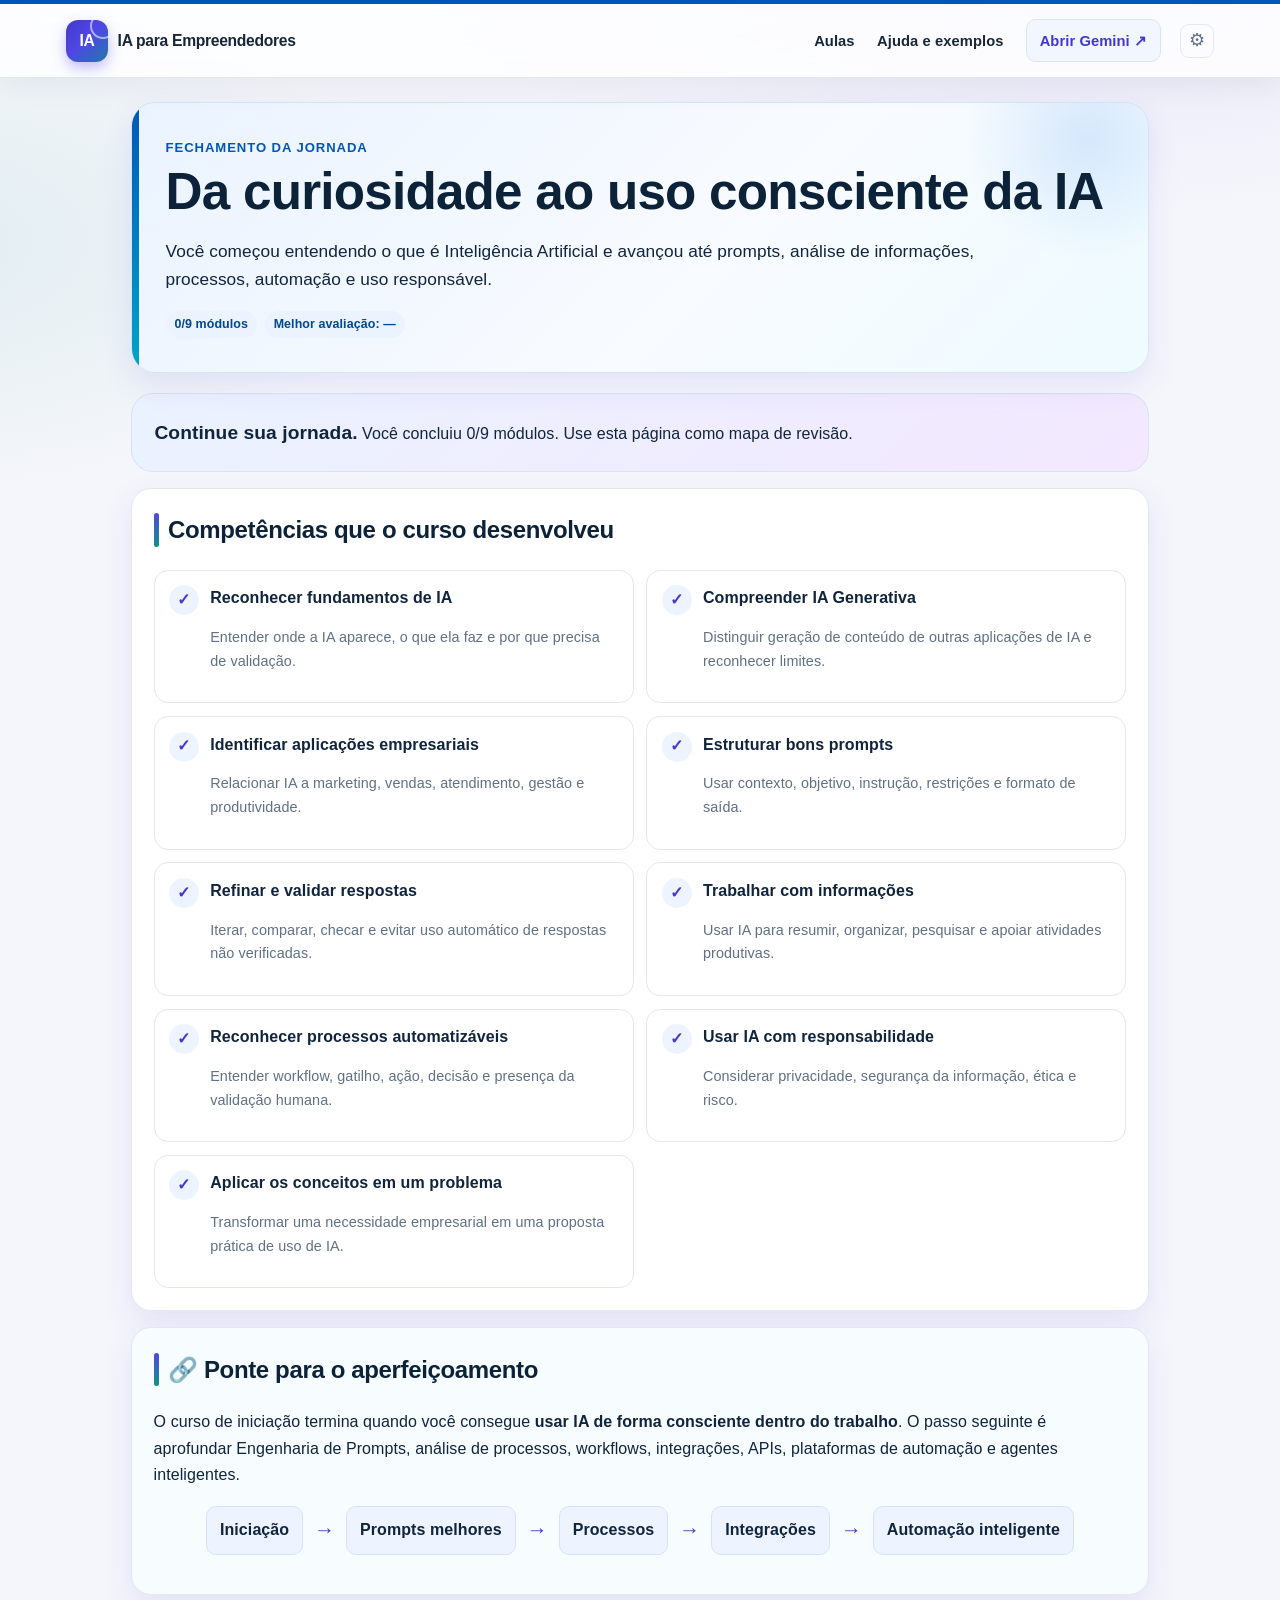
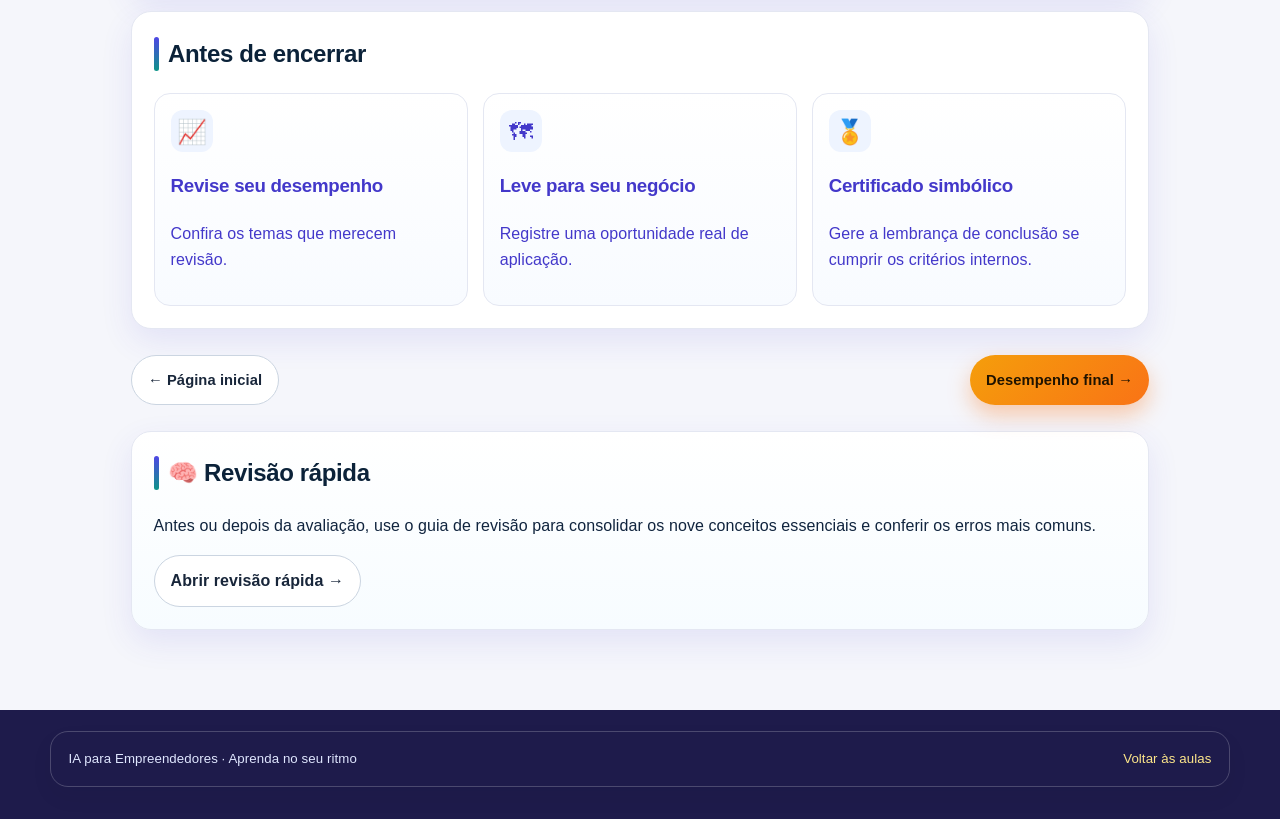
<file: conclusao.html>
<!DOCTYPE html>

<html lang="pt-BR"><head><meta content="#0b2239" name="theme-color"/><meta content="light dark" name="color-scheme"/><meta charset="utf-8"/><meta content="width=device-width,initial-scale=1" name="viewport"/><meta content="Conclusão e síntese de competências do curso IA para Empreendedores." name="description"/><title>Conclusão do curso | IA para Empreendedores</title><link href="assets/css/style.css" rel="stylesheet"/><link href="assets/css/visual-v18.css" rel="stylesheet"/></head><body class="clean-page"><a class="skip-link" href="#conteudo">Pular para o conteúdo</a><div class="topbar"><div class="topinner clean-header">
<a aria-label="Início do curso" class="brand" href="index.html"><span class="brand-badge">IA</span><span>IA para Empreendedores</span></a>
<nav aria-label="Navegação principal" class="toplinks"><a href="index.html#trilha">Aulas</a><a href="materiais.html">Ajuda e exemplos</a><a aria-label="Abrir Gemini em nova aba" class="header-gemini" href="https://gemini.google.com/" rel="noopener noreferrer" target="_blank">Abrir Gemini ↗</a></nav>
<details class="header-more"><summary aria-label="Abrir ajustes do site" title="Ajustes">⚙</summary><div class="header-more-panel">
<button id="themeToggle" onclick="toggleTheme()" type="button">☾</button>
<button id="textSizeToggle" onclick="cycleTextSize()" type="button">A+</button>
<a href="meus-dados.html">Salvar meu progresso</a>
</div></details>
</div></div><main class="course-shell" data-conclusion="" id="conteudo"><section class="hero"><div class="eyebrow">Fechamento da jornada</div><h1>Da curiosidade ao uso consciente da IA</h1><p>Você começou entendendo o que é Inteligência Artificial e avançou até prompts, análise de informações, processos, automação e uso responsável.</p><div class="badge-row"><span class="tag"><span data-conclusion-modules="">0/9</span> módulos</span><span class="tag">Melhor avaliação: <span data-conclusion-score="">—</span></span></div></section><section class="completion-banner" id="conclusionStatus"><strong>Carregando seu progresso...</strong></section><section class="section"><h2>Competências que o curso desenvolveu</h2><div class="competency-grid"><div class="competency-item" data-competency-module="01-fundamentos"><span class="check">✓</span><div><strong>Reconhecer fundamentos de IA</strong><p class="small">Entender onde a IA aparece, o que ela faz e por que precisa de validação.</p></div></div><div class="competency-item" data-competency-module="02-ia-generativa"><span class="check">✓</span><div><strong>Compreender IA Generativa</strong><p class="small">Distinguir geração de conteúdo de outras aplicações de IA e reconhecer limites.</p></div></div><div class="competency-item" data-competency-module="03-ia-negocios"><span class="check">✓</span><div><strong>Identificar aplicações empresariais</strong><p class="small">Relacionar IA a marketing, vendas, atendimento, gestão e produtividade.</p></div></div><div class="competency-item" data-competency-module="04-prompts"><span class="check">✓</span><div><strong>Estruturar bons prompts</strong><p class="small">Usar contexto, objetivo, instrução, restrições e formato de saída.</p></div></div><div class="competency-item" data-competency-module="05-refinamento"><span class="check">✓</span><div><strong>Refinar e validar respostas</strong><p class="small">Iterar, comparar, checar e evitar uso automático de respostas não verificadas.</p></div></div><div class="competency-item" data-competency-module="06-produtividade"><span class="check">✓</span><div><strong>Trabalhar com informações</strong><p class="small">Usar IA para resumir, organizar, pesquisar e apoiar atividades produtivas.</p></div></div><div class="competency-item" data-competency-module="07-processos"><span class="check">✓</span><div><strong>Reconhecer processos automatizáveis</strong><p class="small">Entender workflow, gatilho, ação, decisão e presença da validação humana.</p></div></div><div class="competency-item" data-competency-module="08-seguranca"><span class="check">✓</span><div><strong>Usar IA com responsabilidade</strong><p class="small">Considerar privacidade, segurança da informação, ética e risco.</p></div></div><div class="competency-item" data-competency-module="09-projeto"><span class="check">✓</span><div><strong>Aplicar os conceitos em um problema</strong><p class="small">Transformar uma necessidade empresarial em uma proposta prática de uso de IA.</p></div></div></div></section><section class="section example"><h2>🔗 Ponte para o aperfeiçoamento</h2><p>O curso de iniciação termina quando você consegue <strong>usar IA de forma consciente dentro do trabalho</strong>. O passo seguinte é aprofundar Engenharia de Prompts, análise de processos, workflows, integrações, APIs, plataformas de automação e agentes inteligentes.</p><div class="flow"><span>Iniciação</span><b>→</b><span>Prompts melhores</span><b>→</b><span>Processos</span><b>→</b><span>Integrações</span><b>→</b><span>Automação inteligente</span></div></section><section class="section"><h2>Antes de encerrar</h2><div class="resource-strip"><a class="resource-card" href="resultado-final.html"><div class="icon">📈</div><h3>Revise seu desempenho</h3><p>Confira os temas que merecem revisão.</p></a><a class="resource-card" href="mapa-oportunidades.html"><div class="icon">🗺</div><h3>Leve para seu negócio</h3><p>Registre uma oportunidade real de aplicação.</p></a><a class="resource-card" href="certificado.html"><div class="icon">🏅</div><h3>Certificado simbólico</h3><p>Gere a lembrança de conclusão se cumprir os critérios internos.</p></a></div></section><div class="module-nav"><a class="btn btn-outline" href="index.html">← Página inicial</a><a class="btn btn-primary" href="resultado-final.html">Desempenho final →</a></div><section class="section institutional-summary"><h2>🧠 Revisão rápida</h2><p>Antes ou depois da avaliação, use o guia de revisão para consolidar os nove conceitos essenciais e conferir os erros mais comuns.</p><a class="btn btn-outline" href="revisao.html">Abrir revisão rápida →</a></section></main><footer class="footer clean-footer"><div class="footer-inner"><span>IA para Empreendedores · Aprenda no seu ritmo</span><a href="index.html#trilha">Voltar às aulas</a></div></footer><script src="assets/js/app.js"></script></body></html>
</file>
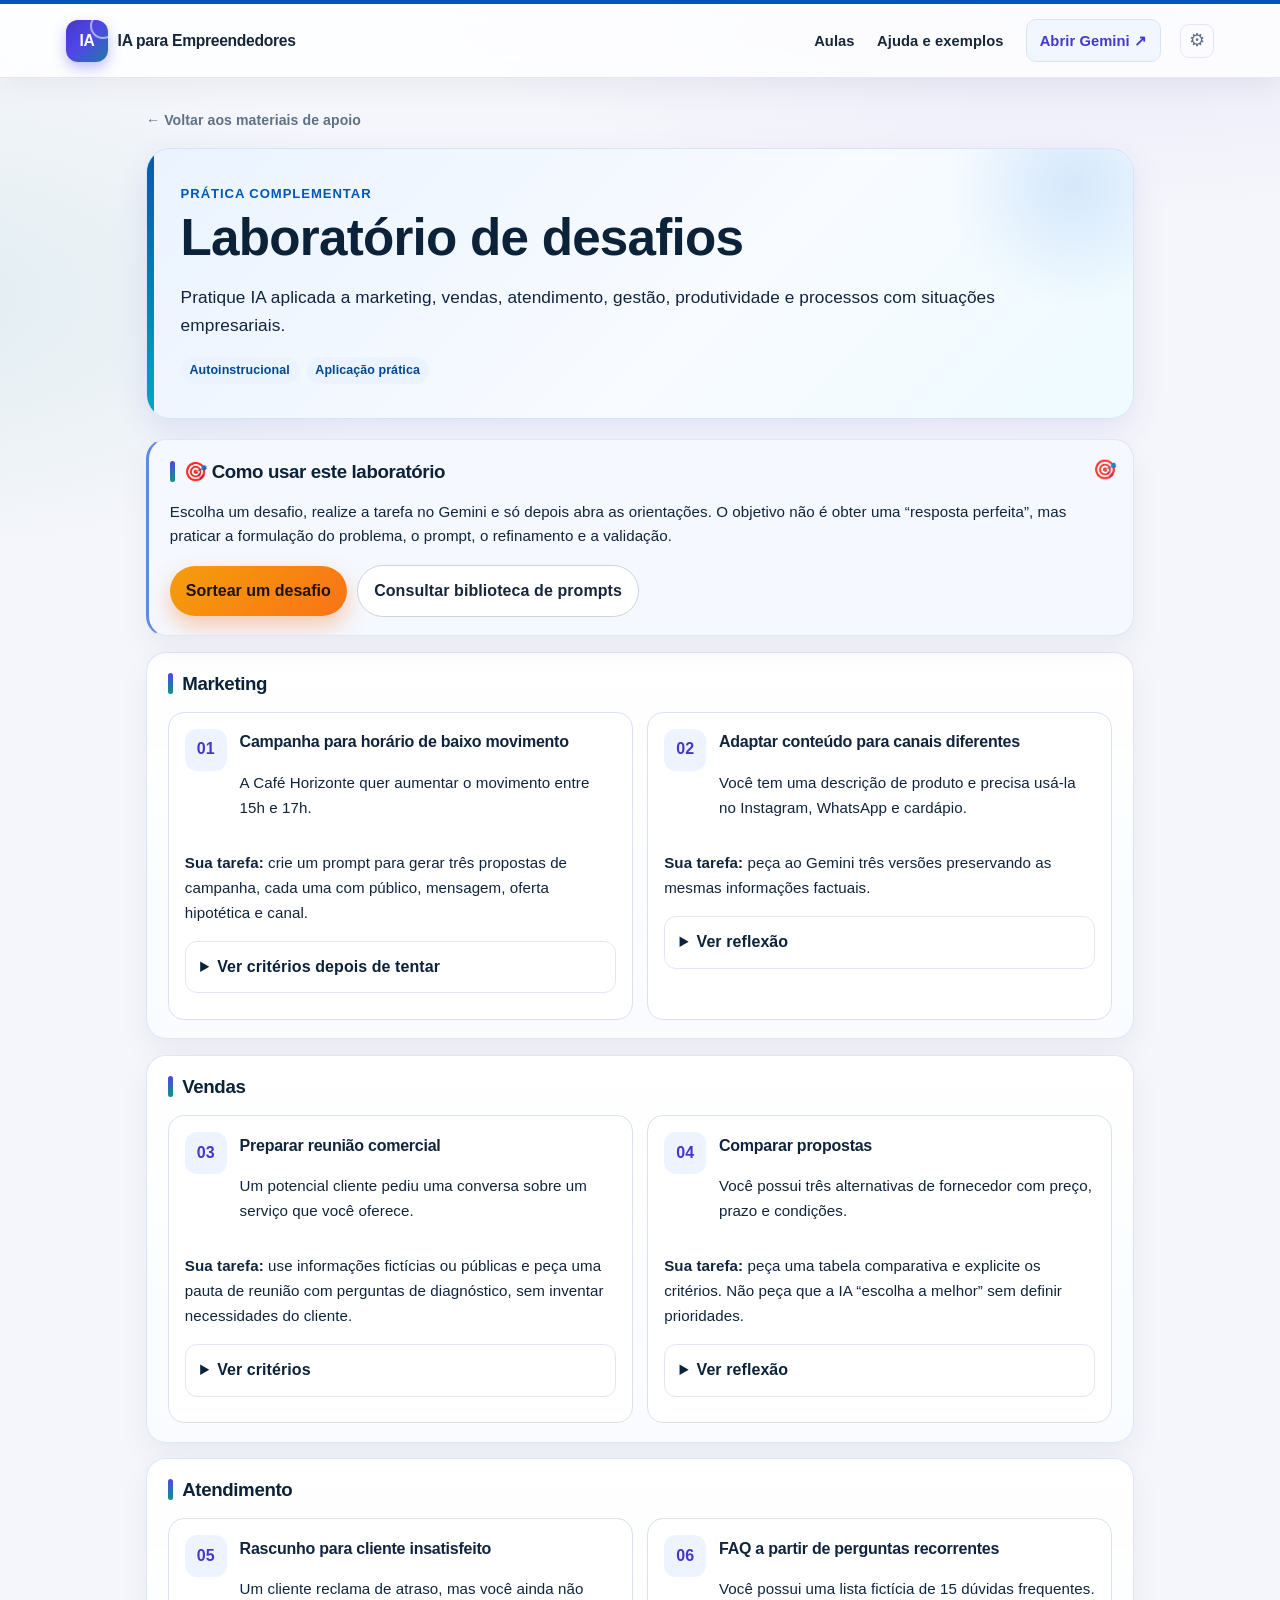
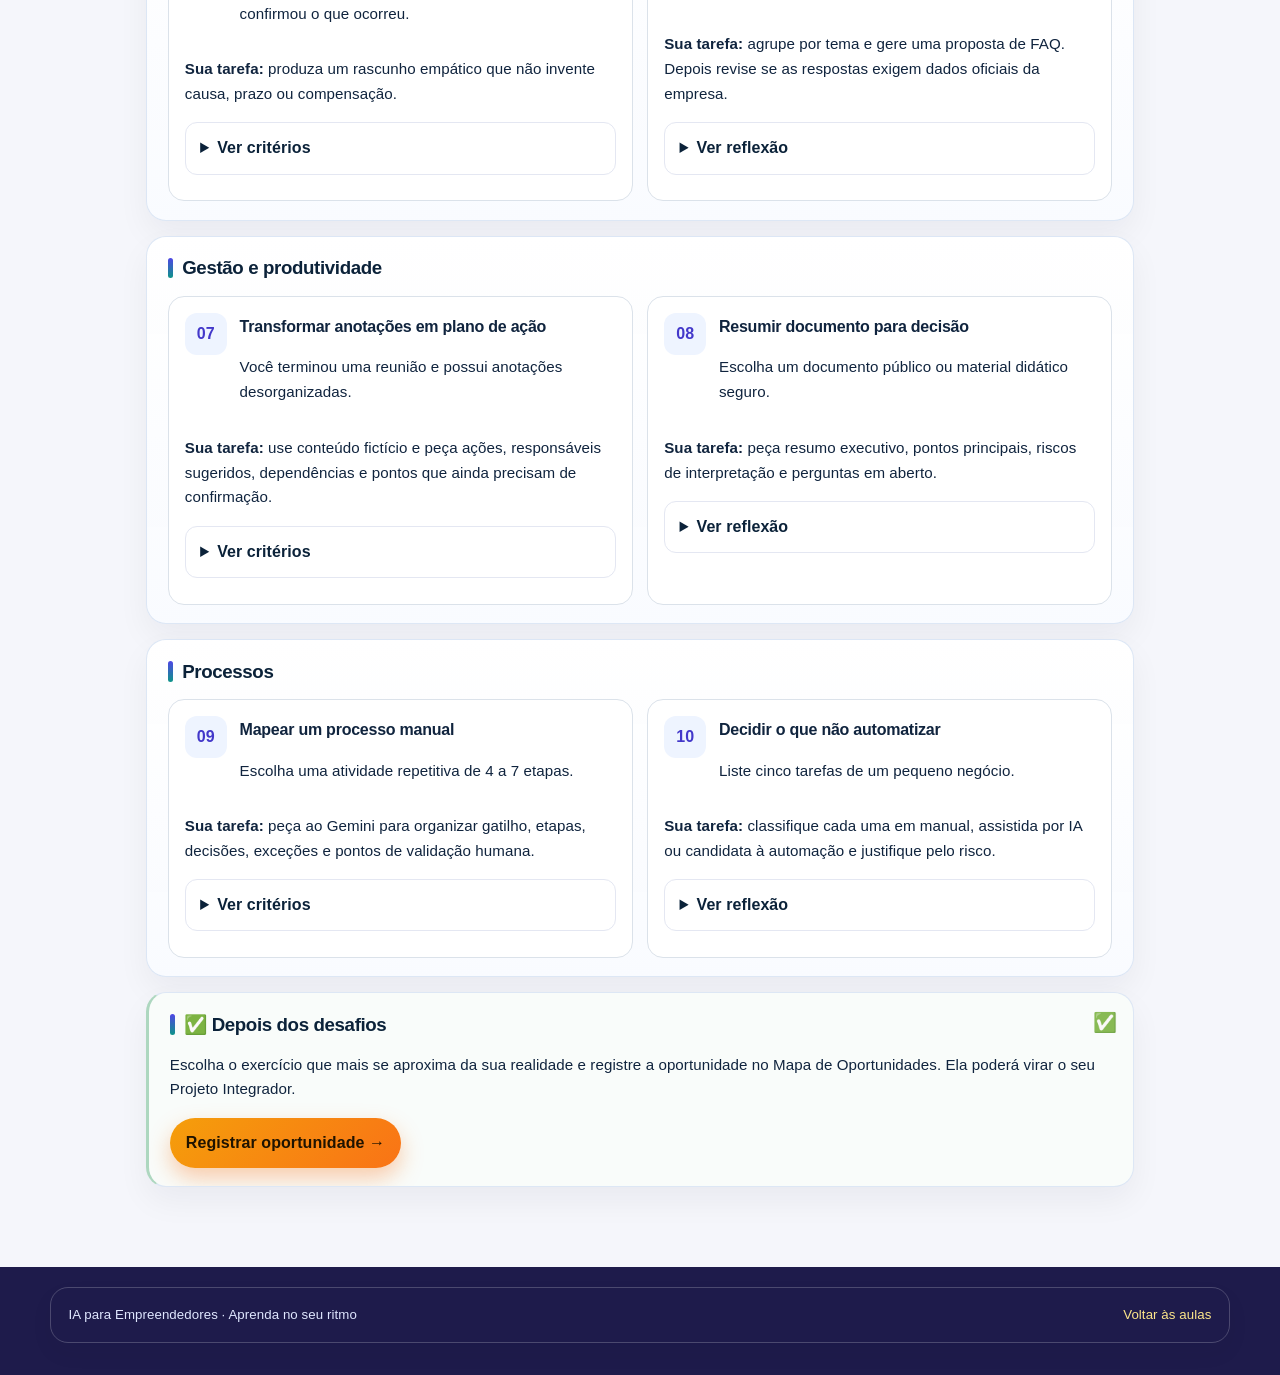
<file: desafios-praticos.html>
<!DOCTYPE html>

<html lang="pt-BR"><head><meta content="#0b2239" name="theme-color"/><meta content="light dark" name="color-scheme"/><meta charset="utf-8"/><meta content="width=device-width,initial-scale=1" name="viewport"/><meta content="Pratique IA aplicada a marketing, vendas, atendimento, gestão, produtividade e processos com situações empresariais." name="description"/><title>Laboratório de desafios | IA para Empreendedores</title><link href="assets/css/style.css" rel="stylesheet"/><link href="assets/css/visual-v18.css" rel="stylesheet"/></head><body class="clean-page clean-resource-page"><a class="skip-link" href="#conteudo">Pular para o conteúdo</a><div class="topbar"><div class="topinner clean-header">
<a aria-label="Início do curso" class="brand" href="index.html"><span class="brand-badge">IA</span><span>IA para Empreendedores</span></a>
<nav aria-label="Navegação principal" class="toplinks"><a href="index.html#trilha">Aulas</a><a href="materiais.html">Ajuda e exemplos</a><a aria-label="Abrir Gemini em nova aba" class="header-gemini" href="https://gemini.google.com/" rel="noopener noreferrer" target="_blank">Abrir Gemini ↗</a></nav>
<details class="header-more"><summary aria-label="Abrir ajustes do site" title="Ajustes">⚙</summary><div class="header-more-panel">
<button id="themeToggle" onclick="toggleTheme()" type="button">☾</button>
<button id="textSizeToggle" onclick="cycleTextSize()" type="button">A+</button>
<a href="meus-dados.html">Salvar meu progresso</a>
</div></details>
</div></div><div class="layout"><main class="content" id="conteudo"><a class="clean-back" href="materiais.html">← Voltar aos materiais de apoio</a><section class="hero"><div class="eyebrow">Prática complementar</div><h1>Laboratório de desafios</h1><p>Pratique IA aplicada a marketing, vendas, atendimento, gestão, produtividade e processos com situações empresariais.</p><div class="badge-row"><span class="tag">Autoinstrucional</span><span class="tag">Aplicação prática</span></div></section>
<section class="section objective"><h2>🎯 Como usar este laboratório</h2><p>Escolha um desafio, realize a tarefa no Gemini e só depois abra as orientações. O objetivo não é obter uma “resposta perfeita”, mas praticar a formulação do problema, o prompt, o refinamento e a validação.</p><div class="toolbar"><button class="btn btn-primary" onclick="randomChallenge()">Sortear um desafio</button><a class="btn btn-outline" href="biblioteca-prompts.html">Consultar biblioteca de prompts</a></div></section>
<section class="section"><h2>Marketing</h2><div class="challenge-list">
<article class="challenge" id="desafio-1"><div class="challenge-top"><span class="challenge-num">01</span><div><h3>Campanha para horário de baixo movimento</h3><p>A Café Horizonte quer aumentar o movimento entre 15h e 17h.</p></div></div><p><strong>Sua tarefa:</strong> crie um prompt para gerar três propostas de campanha, cada uma com público, mensagem, oferta hipotética e canal.</p><details><summary>Ver critérios depois de tentar</summary><ul><li>O prompt informa contexto e objetivo?</li><li>Evita inventar preços reais ou condições não fornecidas?</li><li>Pede alternativas para comparação?</li><li>Define formato de saída?</li></ul></details></article>
<article class="challenge" id="desafio-2"><div class="challenge-top"><span class="challenge-num">02</span><div><h3>Adaptar conteúdo para canais diferentes</h3><p>Você tem uma descrição de produto e precisa usá-la no Instagram, WhatsApp e cardápio.</p></div></div><p><strong>Sua tarefa:</strong> peça ao Gemini três versões preservando as mesmas informações factuais.</p><details><summary>Ver reflexão</summary><p>Compare tom, extensão e chamada para ação. Verifique se algum fato mudou durante a adaptação.</p></details></article>
</div></section>
<section class="section"><h2>Vendas</h2><div class="challenge-list">
<article class="challenge" id="desafio-3"><div class="challenge-top"><span class="challenge-num">03</span><div><h3>Preparar reunião comercial</h3><p>Um potencial cliente pediu uma conversa sobre um serviço que você oferece.</p></div></div><p><strong>Sua tarefa:</strong> use informações fictícias ou públicas e peça uma pauta de reunião com perguntas de diagnóstico, sem inventar necessidades do cliente.</p><details><summary>Ver critérios</summary><p>Uma boa resposta separa o que é conhecido do que precisa ser perguntado.</p></details></article>
<article class="challenge" id="desafio-4"><div class="challenge-top"><span class="challenge-num">04</span><div><h3>Comparar propostas</h3><p>Você possui três alternativas de fornecedor com preço, prazo e condições.</p></div></div><p><strong>Sua tarefa:</strong> peça uma tabela comparativa e explicite os critérios. Não peça que a IA “escolha a melhor” sem definir prioridades.</p><details><summary>Ver reflexão</summary><p>Experimente alterar o peso dos critérios e observe como a recomendação pode mudar.</p></details></article>
</div></section>
<section class="section"><h2>Atendimento</h2><div class="challenge-list">
<article class="challenge" id="desafio-5"><div class="challenge-top"><span class="challenge-num">05</span><div><h3>Rascunho para cliente insatisfeito</h3><p>Um cliente reclama de atraso, mas você ainda não confirmou o que ocorreu.</p></div></div><p><strong>Sua tarefa:</strong> produza um rascunho empático que não invente causa, prazo ou compensação.</p><details><summary>Ver critérios</summary><p>O texto deve reconhecer a solicitação, evitar afirmações não verificadas e indicar o que será confirmado.</p></details></article>
<article class="challenge" id="desafio-6"><div class="challenge-top"><span class="challenge-num">06</span><div><h3>FAQ a partir de perguntas recorrentes</h3><p>Você possui uma lista fictícia de 15 dúvidas frequentes.</p></div></div><p><strong>Sua tarefa:</strong> agrupe por tema e gere uma proposta de FAQ. Depois revise se as respostas exigem dados oficiais da empresa.</p><details><summary>Ver reflexão</summary><p>A IA pode estruturar o conteúdo, mas políticas, preços e condições precisam vir de fontes confiáveis.</p></details></article>
</div></section>
<section class="section"><h2>Gestão e produtividade</h2><div class="challenge-list">
<article class="challenge" id="desafio-7"><div class="challenge-top"><span class="challenge-num">07</span><div><h3>Transformar anotações em plano de ação</h3><p>Você terminou uma reunião e possui anotações desorganizadas.</p></div></div><p><strong>Sua tarefa:</strong> use conteúdo fictício e peça ações, responsáveis sugeridos, dependências e pontos que ainda precisam de confirmação.</p><details><summary>Ver critérios</summary><p>Não permita que a IA invente responsáveis ou prazos como se fossem decisões já tomadas.</p></details></article>
<article class="challenge" id="desafio-8"><div class="challenge-top"><span class="challenge-num">08</span><div><h3>Resumir documento para decisão</h3><p>Escolha um documento público ou material didático seguro.</p></div></div><p><strong>Sua tarefa:</strong> peça resumo executivo, pontos principais, riscos de interpretação e perguntas em aberto.</p><details><summary>Ver reflexão</summary><p>Compare cada afirmação importante com o documento original.</p></details></article>
</div></section>
<section class="section"><h2>Processos</h2><div class="challenge-list">
<article class="challenge" id="desafio-9"><div class="challenge-top"><span class="challenge-num">09</span><div><h3>Mapear um processo manual</h3><p>Escolha uma atividade repetitiva de 4 a 7 etapas.</p></div></div><p><strong>Sua tarefa:</strong> peça ao Gemini para organizar gatilho, etapas, decisões, exceções e pontos de validação humana.</p><details><summary>Ver critérios</summary><p>O resultado deve explicar o processo antes de sugerir tecnologia.</p></details></article>
<article class="challenge" id="desafio-10"><div class="challenge-top"><span class="challenge-num">10</span><div><h3>Decidir o que não automatizar</h3><p>Liste cinco tarefas de um pequeno negócio.</p></div></div><p><strong>Sua tarefa:</strong> classifique cada uma em manual, assistida por IA ou candidata à automação e justifique pelo risco.</p><details><summary>Ver reflexão</summary><p>O melhor resultado não é “automatizar tudo”, e sim escolher o nível adequado de controle.</p></details></article>
</div></section>
<section class="section success"><h2>✅ Depois dos desafios</h2><p>Escolha o exercício que mais se aproxima da sua realidade e registre a oportunidade no Mapa de Oportunidades. Ela poderá virar o seu Projeto Integrador.</p><a class="btn btn-primary" href="mapa-oportunidades.html">Registrar oportunidade →</a></section>
</main></div><footer class="footer clean-footer"><div class="footer-inner"><span>IA para Empreendedores · Aprenda no seu ritmo</span><a href="index.html#trilha">Voltar às aulas</a></div></footer><script src="assets/js/app.js"></script></body></html>
</file>
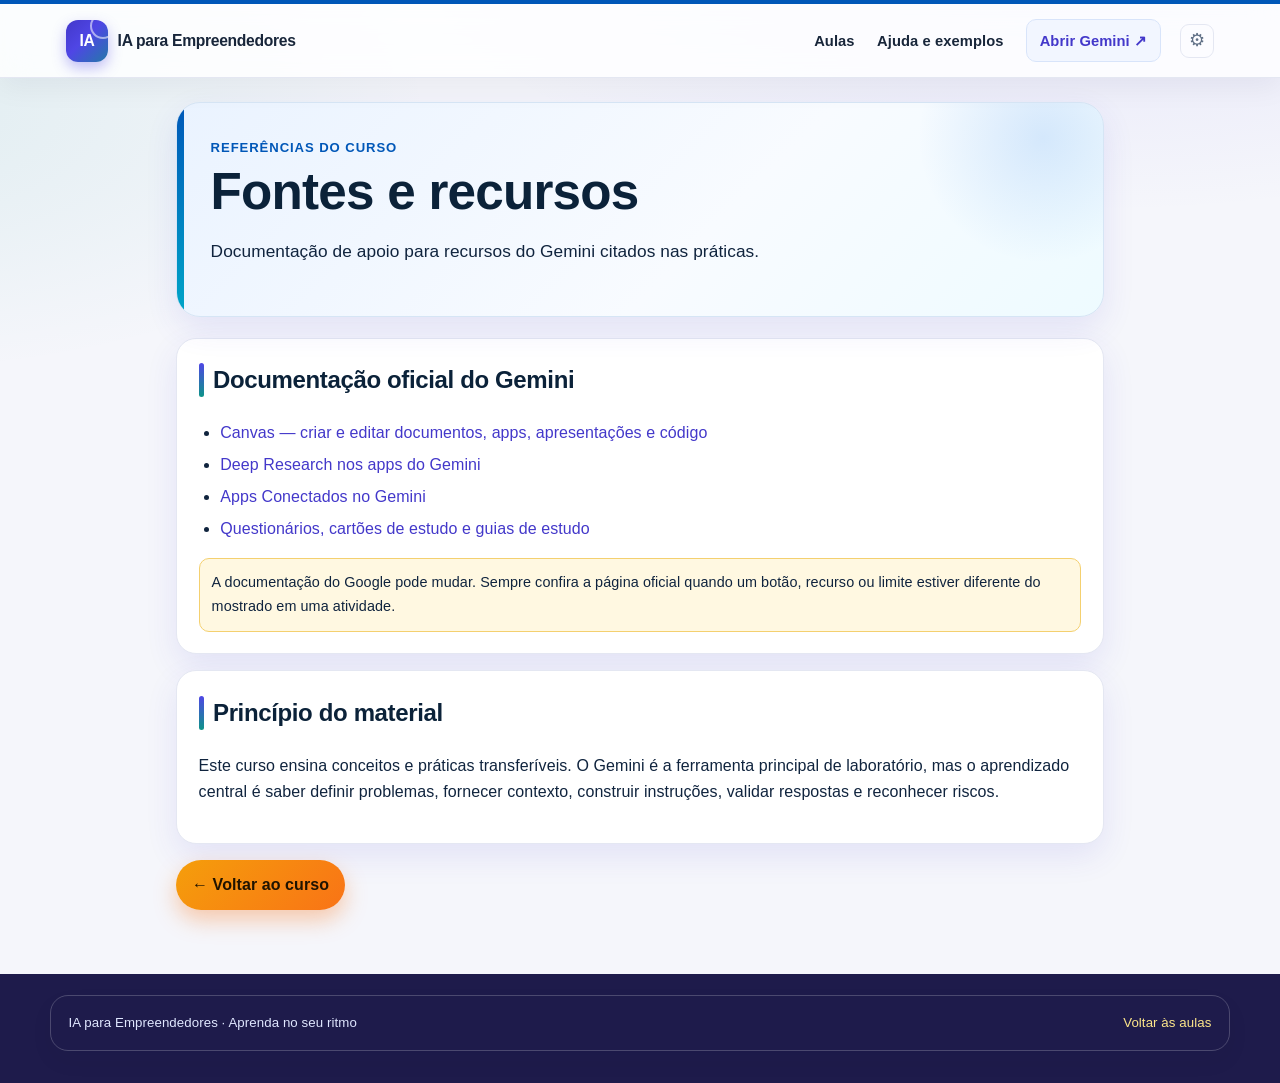
<file: fontes.html>
<!DOCTYPE html>

<html lang="pt-BR"><head><meta charset="utf-8"/><meta content="width=device-width,initial-scale=1" name="viewport"/><meta content="#0b2239" name="theme-color"/><meta content="light dark" name="color-scheme"/><title>Fontes e recursos | IA para Empreendedores</title><link href="assets/css/style.css" rel="stylesheet"/><link href="assets/css/visual-v18.css" rel="stylesheet"/></head><body class="clean-page"><a class="skip-link" href="#conteudo">Pular para o conteúdo</a><div class="topbar"><div class="topinner clean-header">
<a aria-label="Início do curso" class="brand" href="index.html"><span class="brand-badge">IA</span><span>IA para Empreendedores</span></a>
<nav aria-label="Navegação principal" class="toplinks"><a href="index.html#trilha">Aulas</a><a href="materiais.html">Ajuda e exemplos</a><a aria-label="Abrir Gemini em nova aba" class="header-gemini" href="https://gemini.google.com/" rel="noopener noreferrer" target="_blank">Abrir Gemini ↗</a></nav>
<details class="header-more"><summary aria-label="Abrir ajustes do site" title="Ajustes">⚙</summary><div class="header-more-panel">
<button id="themeToggle" onclick="toggleTheme()" type="button">☾</button>
<button id="textSizeToggle" onclick="cycleTextSize()" type="button">A+</button>
<a href="meus-dados.html">Salvar meu progresso</a>
</div></details>
</div></div><main id="conteudo" style="max-width:960px;margin:auto;padding:1.5rem 1rem 3rem"><section class="hero"><div class="eyebrow">Referências do curso</div><h1>Fontes e recursos</h1><p>Documentação de apoio para recursos do Gemini citados nas práticas.</p></section><section class="section"><h2>Documentação oficial do Gemini</h2><ul><li><a href="https://support.google.com/gemini/answer/16047321?hl=pt-BR" rel="noopener" target="_blank">Canvas — criar e editar documentos, apps, apresentações e código</a></li><li><a href="https://support.google.com/gemini/answer/15719111?hl=pt-BR" rel="noopener" target="_blank">Deep Research nos apps do Gemini</a></li><li><a href="https://support.google.com/gemini/answer/13695044?hl=pt-br" rel="noopener" target="_blank">Apps Conectados no Gemini</a></li><li><a href="https://support.google.com/gemini/answer/16275879?hl=pt-br" rel="noopener" target="_blank">Questionários, cartões de estudo e guias de estudo</a></li></ul><div class="notice">A documentação do Google pode mudar. Sempre confira a página oficial quando um botão, recurso ou limite estiver diferente do mostrado em uma atividade.</div></section><section class="section"><h2>Princípio do material</h2><p>Este curso ensina conceitos e práticas transferíveis. O Gemini é a ferramenta principal de laboratório, mas o aprendizado central é saber definir problemas, fornecer contexto, construir instruções, validar respostas e reconhecer riscos.</p></section><a class="btn btn-primary" href="index.html">← Voltar ao curso</a></main><footer class="footer clean-footer"><div class="footer-inner"><span>IA para Empreendedores · Aprenda no seu ritmo</span><a href="index.html#trilha">Voltar às aulas</a></div></footer><script src="assets/js/app.js"></script></body></html>
</file>
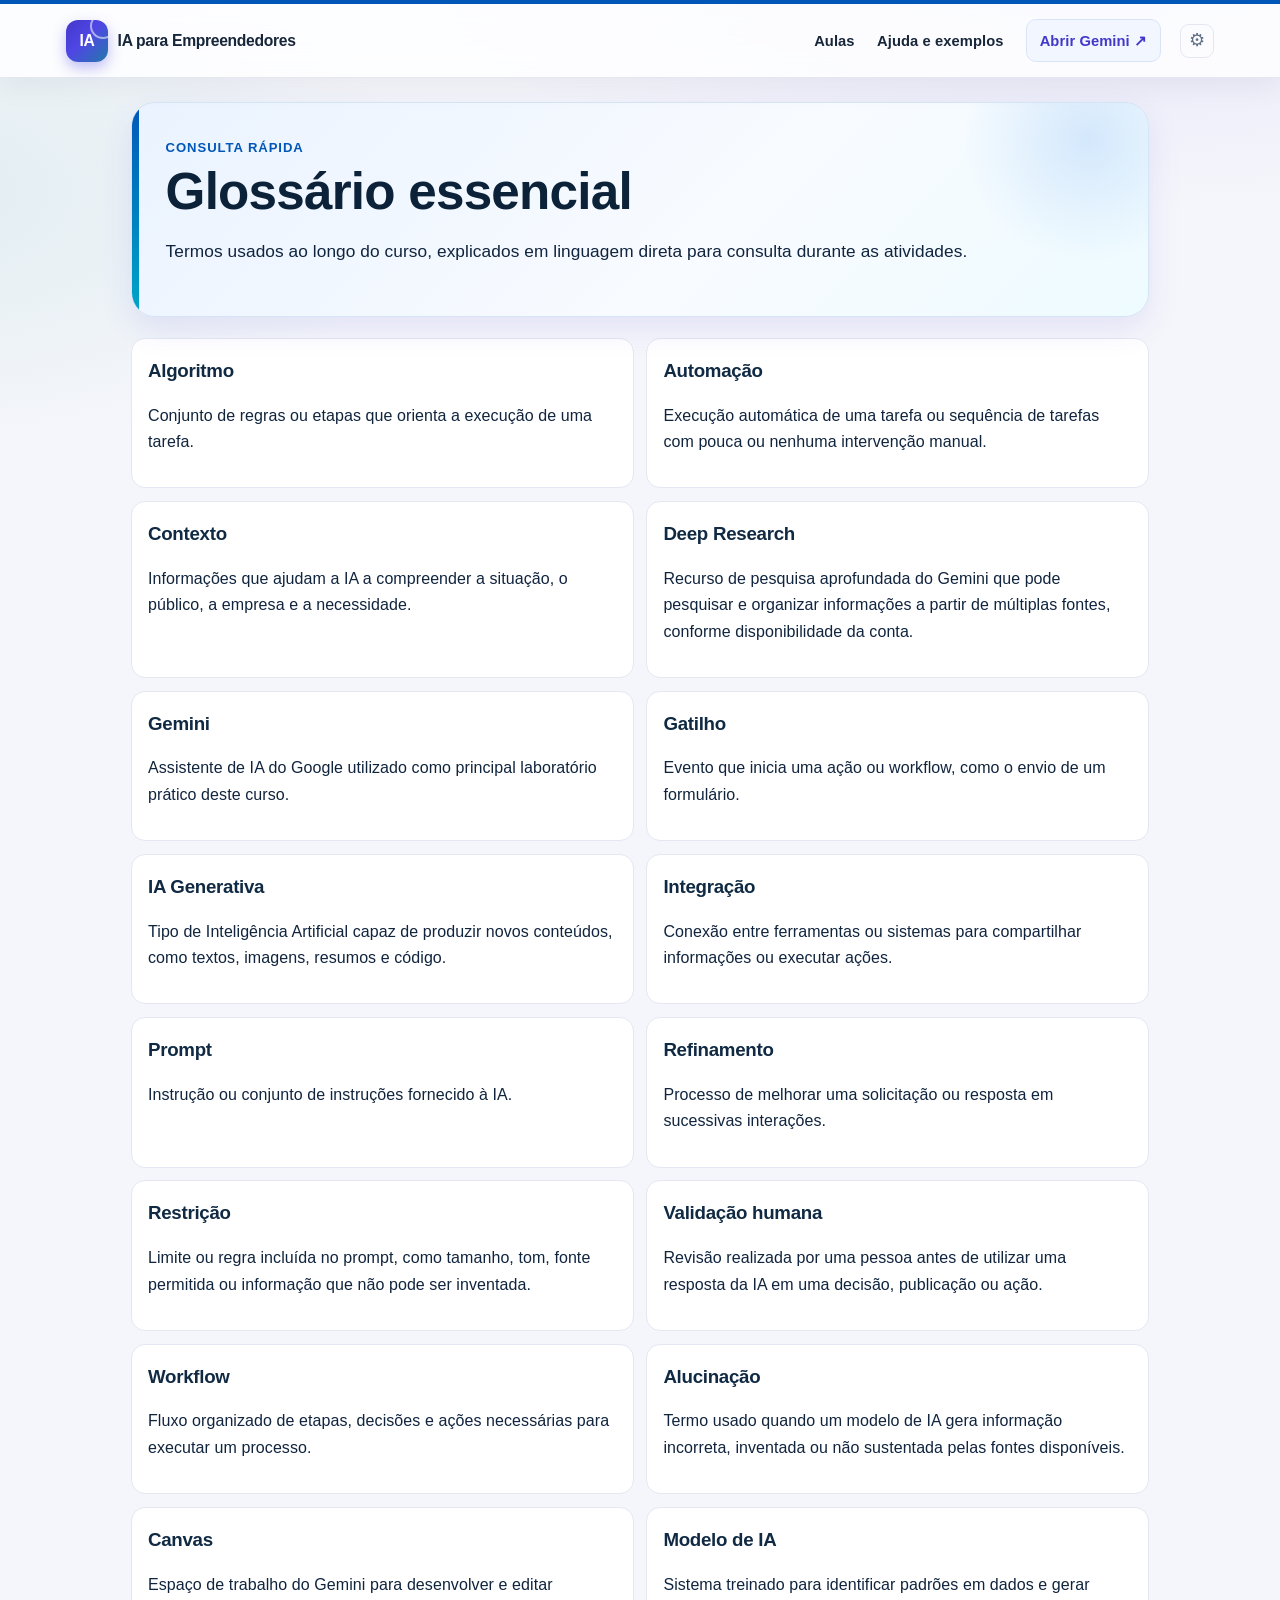
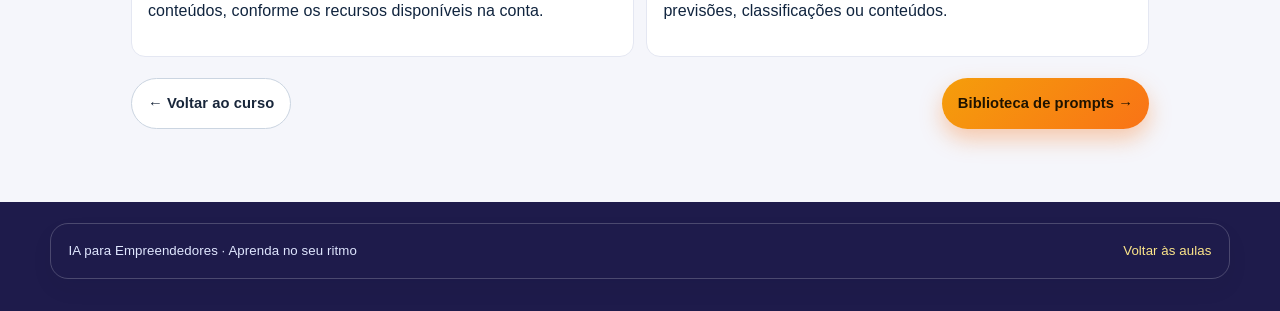
<file: glossario.html>
<!DOCTYPE html>

<html lang="pt-BR"><head><meta charset="utf-8"/><meta content="width=device-width,initial-scale=1" name="viewport"/><meta content="#0b2239" name="theme-color"/><meta content="light dark" name="color-scheme"/><title>Glossário | IA para Empreendedores</title><link href="assets/css/style.css" rel="stylesheet"/><link href="assets/css/visual-v18.css" rel="stylesheet"/></head><body class="clean-page"><a class="skip-link" href="#conteudo">Pular para o conteúdo</a><div class="topbar"><div class="topinner clean-header">
<a aria-label="Início do curso" class="brand" href="index.html"><span class="brand-badge">IA</span><span>IA para Empreendedores</span></a>
<nav aria-label="Navegação principal" class="toplinks"><a href="index.html#trilha">Aulas</a><a href="materiais.html">Ajuda e exemplos</a><a aria-label="Abrir Gemini em nova aba" class="header-gemini" href="https://gemini.google.com/" rel="noopener noreferrer" target="_blank">Abrir Gemini ↗</a></nav>
<details class="header-more"><summary aria-label="Abrir ajustes do site" title="Ajustes">⚙</summary><div class="header-more-panel">
<button id="themeToggle" onclick="toggleTheme()" type="button">☾</button>
<button id="textSizeToggle" onclick="cycleTextSize()" type="button">A+</button>
<a href="meus-dados.html">Salvar meu progresso</a>
</div></details>
</div></div><main class="course-shell" id="conteudo"><section class="hero"><div class="eyebrow">Consulta rápida</div><h1>Glossário essencial</h1><p>Termos usados ao longo do curso, explicados em linguagem direta para consulta durante as atividades.</p></section><section class="glossary-grid"><article class="term"><h3>Algoritmo</h3><p>Conjunto de regras ou etapas que orienta a execução de uma tarefa.</p></article><article class="term"><h3>Automação</h3><p>Execução automática de uma tarefa ou sequência de tarefas com pouca ou nenhuma intervenção manual.</p></article><article class="term"><h3>Contexto</h3><p>Informações que ajudam a IA a compreender a situação, o público, a empresa e a necessidade.</p></article><article class="term"><h3>Deep Research</h3><p>Recurso de pesquisa aprofundada do Gemini que pode pesquisar e organizar informações a partir de múltiplas fontes, conforme disponibilidade da conta.</p></article><article class="term"><h3>Gemini</h3><p>Assistente de IA do Google utilizado como principal laboratório prático deste curso.</p></article><article class="term"><h3>Gatilho</h3><p>Evento que inicia uma ação ou workflow, como o envio de um formulário.</p></article><article class="term"><h3>IA Generativa</h3><p>Tipo de Inteligência Artificial capaz de produzir novos conteúdos, como textos, imagens, resumos e código.</p></article><article class="term"><h3>Integração</h3><p>Conexão entre ferramentas ou sistemas para compartilhar informações ou executar ações.</p></article><article class="term"><h3>Prompt</h3><p>Instrução ou conjunto de instruções fornecido à IA.</p></article><article class="term"><h3>Refinamento</h3><p>Processo de melhorar uma solicitação ou resposta em sucessivas interações.</p></article><article class="term"><h3>Restrição</h3><p>Limite ou regra incluída no prompt, como tamanho, tom, fonte permitida ou informação que não pode ser inventada.</p></article><article class="term"><h3>Validação humana</h3><p>Revisão realizada por uma pessoa antes de utilizar uma resposta da IA em uma decisão, publicação ou ação.</p></article><article class="term"><h3>Workflow</h3><p>Fluxo organizado de etapas, decisões e ações necessárias para executar um processo.</p></article><article class="term"><h3>Alucinação</h3><p>Termo usado quando um modelo de IA gera informação incorreta, inventada ou não sustentada pelas fontes disponíveis.</p></article><article class="term"><h3>Canvas</h3><p>Espaço de trabalho do Gemini para desenvolver e editar conteúdos, conforme os recursos disponíveis na conta.</p></article><article class="term"><h3>Modelo de IA</h3><p>Sistema treinado para identificar padrões em dados e gerar previsões, classificações ou conteúdos.</p></article></section><div class="module-nav"><a class="btn btn-outline" href="index.html">← Voltar ao curso</a><a class="btn btn-primary" href="biblioteca-prompts.html">Biblioteca de prompts →</a></div></main><footer class="footer clean-footer"><div class="footer-inner"><span>IA para Empreendedores · Aprenda no seu ritmo</span><a href="index.html#trilha">Voltar às aulas</a></div></footer><script src="assets/js/app.js"></script></body></html>
</file>
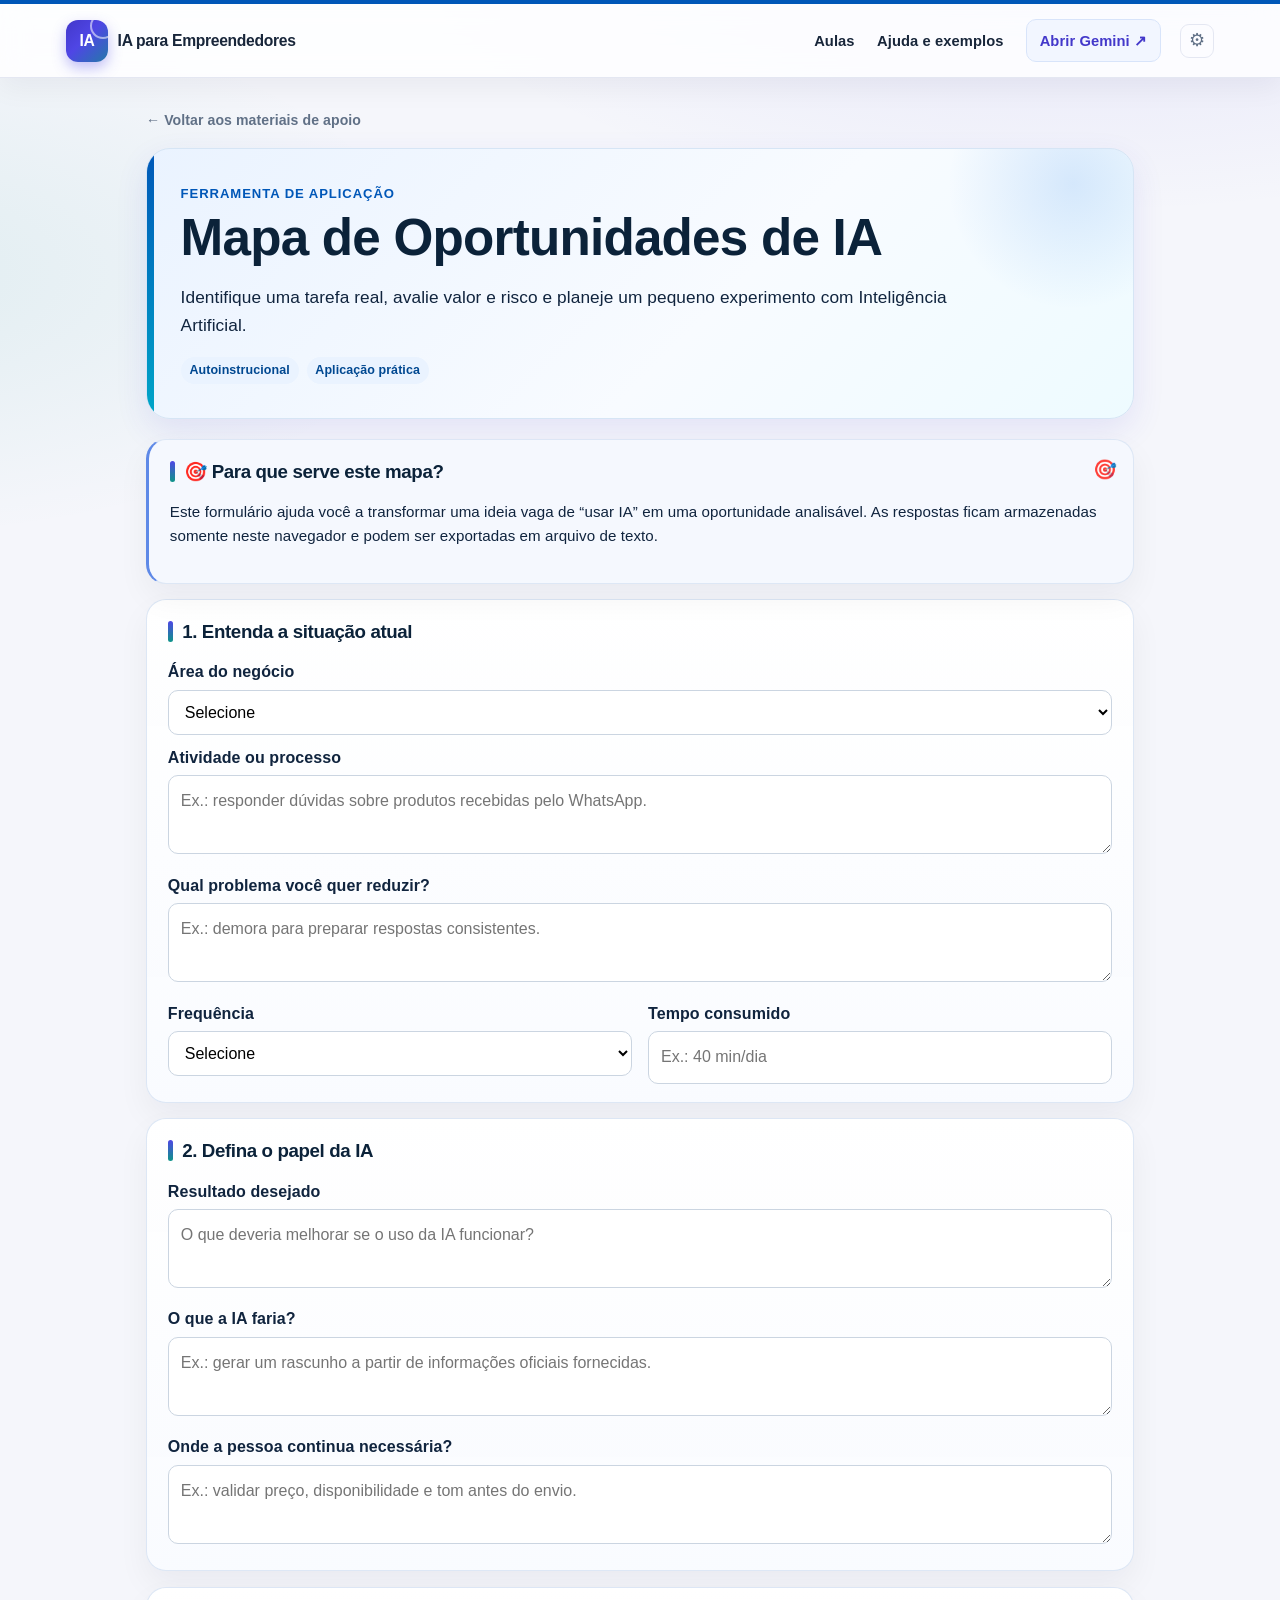
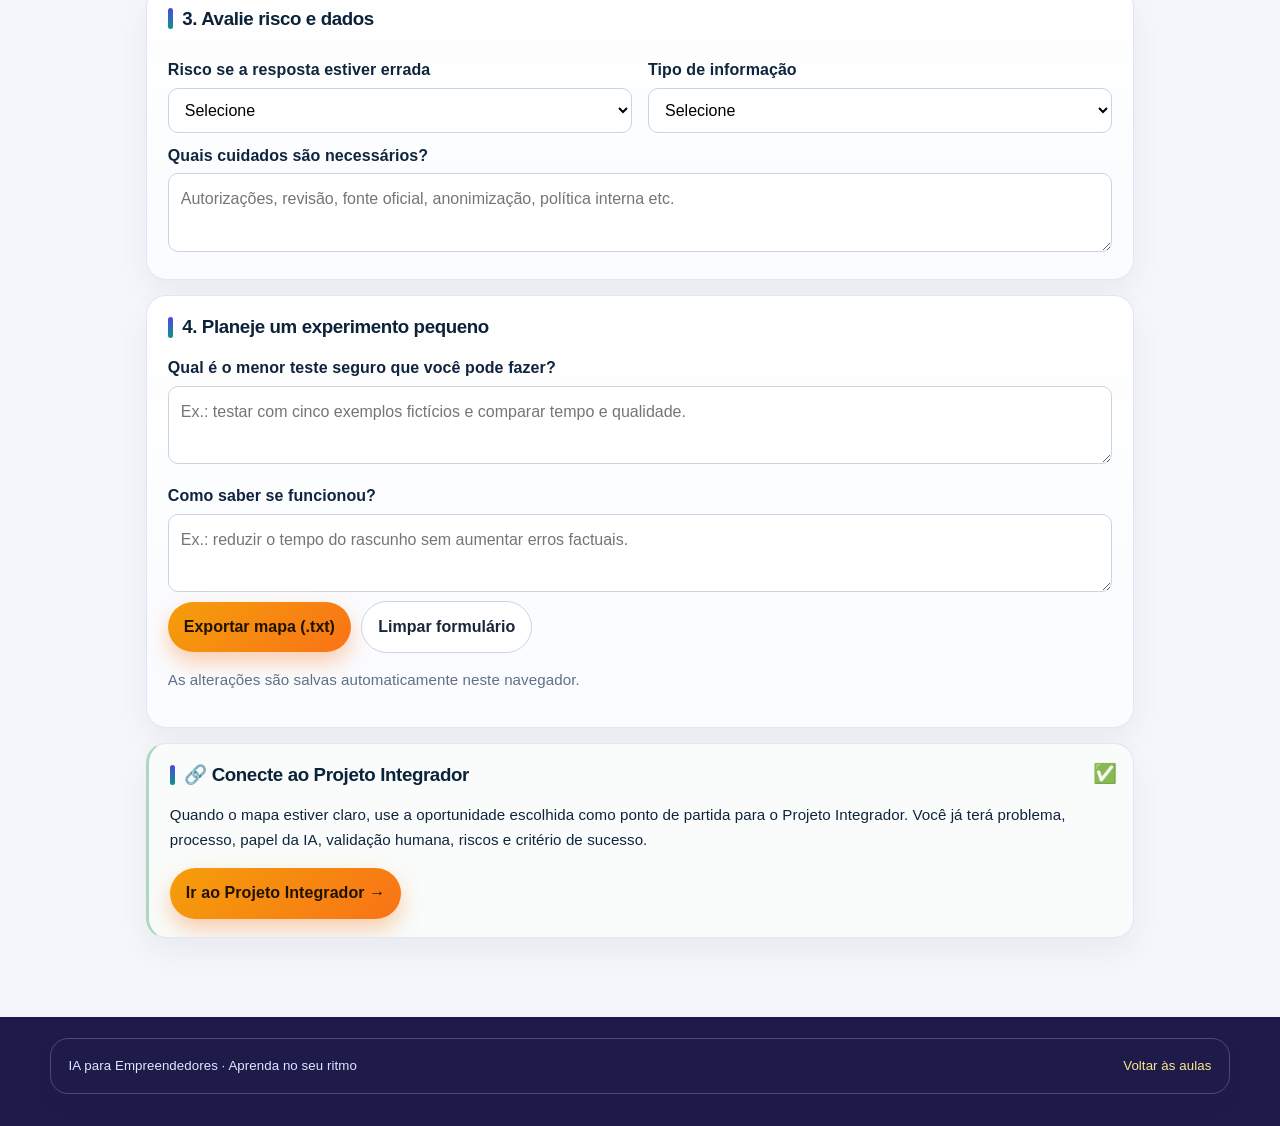
<file: mapa-oportunidades.html>
<!DOCTYPE html>

<html lang="pt-BR"><head><meta content="#0b2239" name="theme-color"/><meta content="light dark" name="color-scheme"/><meta charset="utf-8"/><meta content="width=device-width,initial-scale=1" name="viewport"/><meta content="Identifique uma tarefa real, avalie valor e risco e planeje um pequeno experimento com Inteligência Artificial." name="description"/><title>Mapa de Oportunidades de IA | IA para Empreendedores</title><link href="assets/css/style.css" rel="stylesheet"/><link href="assets/css/visual-v18.css" rel="stylesheet"/></head><body class="clean-page clean-resource-page"><a class="skip-link" href="#conteudo">Pular para o conteúdo</a><div class="topbar"><div class="topinner clean-header">
<a aria-label="Início do curso" class="brand" href="index.html"><span class="brand-badge">IA</span><span>IA para Empreendedores</span></a>
<nav aria-label="Navegação principal" class="toplinks"><a href="index.html#trilha">Aulas</a><a href="materiais.html">Ajuda e exemplos</a><a aria-label="Abrir Gemini em nova aba" class="header-gemini" href="https://gemini.google.com/" rel="noopener noreferrer" target="_blank">Abrir Gemini ↗</a></nav>
<details class="header-more"><summary aria-label="Abrir ajustes do site" title="Ajustes">⚙</summary><div class="header-more-panel">
<button id="themeToggle" onclick="toggleTheme()" type="button">☾</button>
<button id="textSizeToggle" onclick="cycleTextSize()" type="button">A+</button>
<a href="meus-dados.html">Salvar meu progresso</a>
</div></details>
</div></div><div class="layout"><main class="content" id="conteudo"><a class="clean-back" href="materiais.html">← Voltar aos materiais de apoio</a><section class="hero"><div class="eyebrow">Ferramenta de aplicação</div><h1>Mapa de Oportunidades de IA</h1><p>Identifique uma tarefa real, avalie valor e risco e planeje um pequeno experimento com Inteligência Artificial.</p><div class="badge-row"><span class="tag">Autoinstrucional</span><span class="tag">Aplicação prática</span></div></section>
<section class="section objective"><h2>🎯 Para que serve este mapa?</h2><p>Este formulário ajuda você a transformar uma ideia vaga de “usar IA” em uma oportunidade analisável. As respostas ficam armazenadas somente neste navegador e podem ser exportadas em arquivo de texto.</p></section>
<section class="section"><h2>1. Entenda a situação atual</h2><div class="builder opportunity-form">
<label for="opp-area">Área do negócio</label><select data-opportunity="area" id="opp-area"><option value="">Selecione</option><option>Marketing</option><option>Vendas</option><option>Atendimento</option><option>Gestão</option><option>Produtividade</option><option>Outro</option></select>
<label for="opp-processo">Atividade ou processo</label><textarea data-opportunity="processo" id="opp-processo" placeholder="Ex.: responder dúvidas sobre produtos recebidas pelo WhatsApp."></textarea>
<label for="opp-problema">Qual problema você quer reduzir?</label><textarea data-opportunity="problema" id="opp-problema" placeholder="Ex.: demora para preparar respostas consistentes."></textarea>
<div class="form-grid"><div><label for="opp-frequencia">Frequência</label><select data-opportunity="frequencia" id="opp-frequencia"><option value="">Selecione</option><option>Raramente</option><option>Semanalmente</option><option>Diariamente</option><option>Várias vezes ao dia</option></select></div><div><label for="opp-tempo">Tempo consumido</label><input data-opportunity="tempo" id="opp-tempo" placeholder="Ex.: 40 min/dia"/></div></div>
</div></section>
<section class="section"><h2>2. Defina o papel da IA</h2><div class="builder opportunity-form">
<label for="opp-resultado">Resultado desejado</label><textarea data-opportunity="resultado" id="opp-resultado" placeholder="O que deveria melhorar se o uso da IA funcionar?"></textarea>
<label for="opp-papel">O que a IA faria?</label><textarea data-opportunity="papel" id="opp-papel" placeholder="Ex.: gerar um rascunho a partir de informações oficiais fornecidas."></textarea>
<label for="opp-humano">Onde a pessoa continua necessária?</label><textarea data-opportunity="humano" id="opp-humano" placeholder="Ex.: validar preço, disponibilidade e tom antes do envio."></textarea>
</div></section>
<section class="section"><h2>3. Avalie risco e dados</h2><div class="builder opportunity-form"><div class="form-grid"><div><label for="opp-risco">Risco se a resposta estiver errada</label><select data-opportunity="risco" id="opp-risco"><option value="">Selecione</option><option>Baixo</option><option>Médio</option><option>Alto</option></select></div><div><label for="opp-dados">Tipo de informação</label><select data-opportunity="dados" id="opp-dados"><option value="">Selecione</option><option>Pública / fictícia</option><option>Interna não sensível</option><option>Pessoal / confidencial / sensível</option><option>Não sei avaliar ainda</option></select></div></div>
<label for="opp-cuidados">Quais cuidados são necessários?</label><textarea data-opportunity="cuidados" id="opp-cuidados" placeholder="Autorizações, revisão, fonte oficial, anonimização, política interna etc."></textarea>
</div></section>
<section class="section"><h2>4. Planeje um experimento pequeno</h2><div class="builder opportunity-form">
<label for="opp-teste">Qual é o menor teste seguro que você pode fazer?</label><textarea data-opportunity="teste" id="opp-teste" placeholder="Ex.: testar com cinco exemplos fictícios e comparar tempo e qualidade."></textarea>
<label for="opp-criterio">Como saber se funcionou?</label><textarea data-opportunity="criterio" id="opp-criterio" placeholder="Ex.: reduzir o tempo do rascunho sem aumentar erros factuais."></textarea>
</div><div class="toolbar"><button class="btn btn-primary" onclick="exportOpportunityMap()">Exportar mapa (.txt)</button><button class="btn btn-outline" onclick="clearOpportunityMap()">Limpar formulário</button></div><p class="small" id="opportunityStatus">As alterações são salvas automaticamente neste navegador.</p></section>
<section class="section success"><h2>🔗 Conecte ao Projeto Integrador</h2><p>Quando o mapa estiver claro, use a oportunidade escolhida como ponto de partida para o Projeto Integrador. Você já terá problema, processo, papel da IA, validação humana, riscos e critério de sucesso.</p><a class="btn btn-primary" href="modulos/09-projeto.html">Ir ao Projeto Integrador →</a></section>
</main></div><footer class="footer clean-footer"><div class="footer-inner"><span>IA para Empreendedores · Aprenda no seu ritmo</span><a href="index.html#trilha">Voltar às aulas</a></div></footer><script src="assets/js/app.js"></script></body></html>
</file>
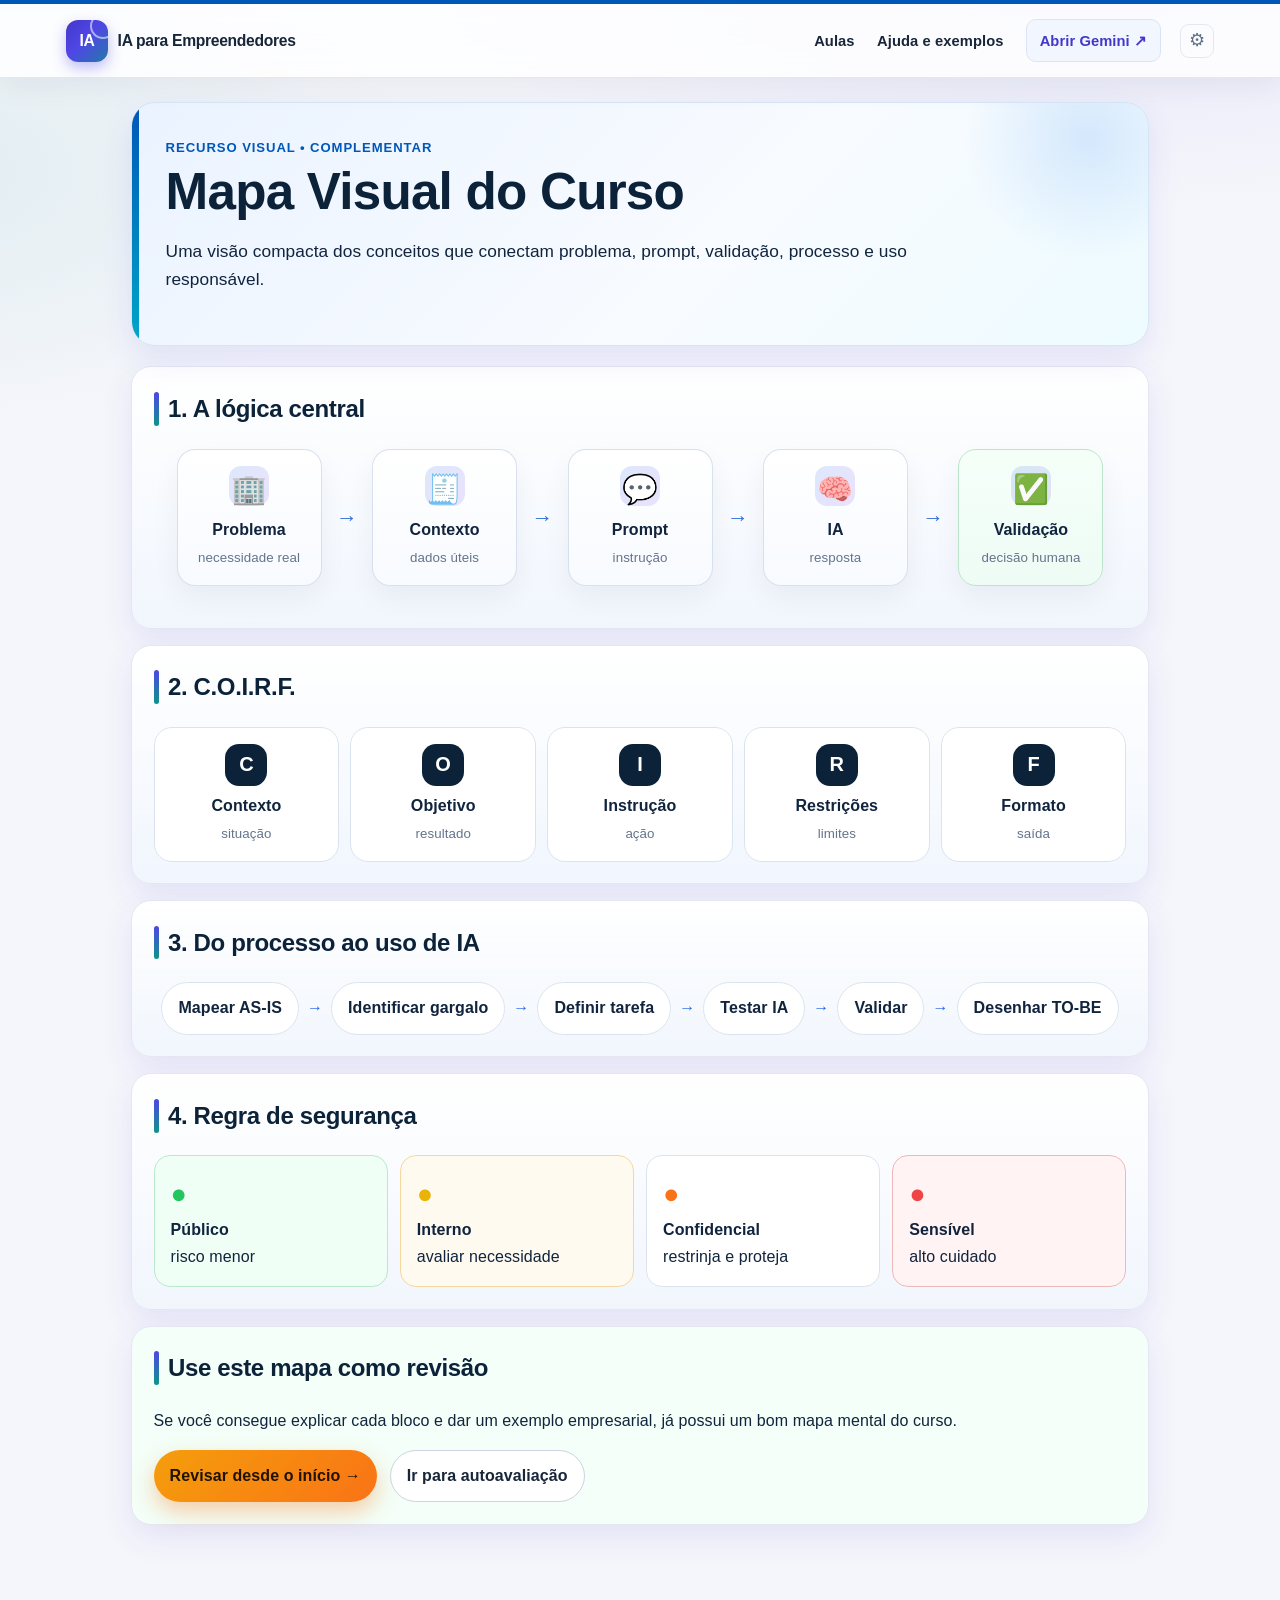
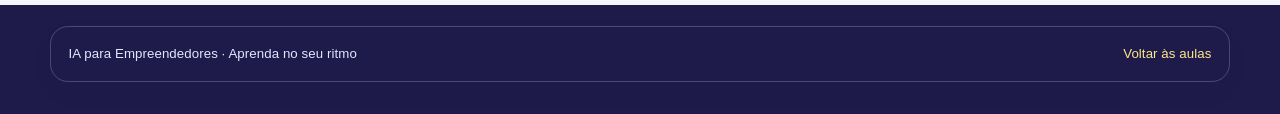
<file: mapa-visual.html>
<!DOCTYPE html>

<html lang="pt-BR"><head><meta charset="utf-8"/><meta content="width=device-width,initial-scale=1" name="viewport"/><meta content="#0b2239" name="theme-color"/><meta content="light dark" name="color-scheme"/><meta content="Mapa visual dos principais conceitos do curso IA para Empreendedores." name="description"/><title>Mapa Visual | IA para Empreendedores</title><link href="assets/css/style.css" rel="stylesheet"/><link href="assets/css/visual-v18.css" rel="stylesheet"/></head><body class="clean-page"><a class="skip-link" href="#conteudo">Pular para o conteúdo</a><div class="topbar"><div class="topinner clean-header">
<a aria-label="Início do curso" class="brand" href="index.html"><span class="brand-badge">IA</span><span>IA para Empreendedores</span></a>
<nav aria-label="Navegação principal" class="toplinks"><a href="index.html#trilha">Aulas</a><a href="materiais.html">Ajuda e exemplos</a><a aria-label="Abrir Gemini em nova aba" class="header-gemini" href="https://gemini.google.com/" rel="noopener noreferrer" target="_blank">Abrir Gemini ↗</a></nav>
<details class="header-more"><summary aria-label="Abrir ajustes do site" title="Ajustes">⚙</summary><div class="header-more-panel">
<button id="themeToggle" onclick="toggleTheme()" type="button">☾</button>
<button id="textSizeToggle" onclick="cycleTextSize()" type="button">A+</button>
<a href="meus-dados.html">Salvar meu progresso</a>
</div></details>
</div></div><main class="course-shell" id="conteudo"><section class="hero"><div class="eyebrow">Recurso visual • complementar</div><h1>Mapa Visual do Curso</h1><p>Uma visão compacta dos conceitos que conectam problema, prompt, validação, processo e uso responsável.</p></section>
<section class="section visual-lesson"><h2>1. A lógica central</h2><div class="visual-pipeline"><div class="visual-node"><span class="visual-icon">🏢</span><strong>Problema</strong><small>necessidade real</small></div><span class="visual-arrow">→</span><div class="visual-node"><span class="visual-icon">🧾</span><strong>Contexto</strong><small>dados úteis</small></div><span class="visual-arrow">→</span><div class="visual-node"><span class="visual-icon">💬</span><strong>Prompt</strong><small>instrução</small></div><span class="visual-arrow">→</span><div class="visual-node"><span class="visual-icon">🧠</span><strong>IA</strong><small>resposta</small></div><span class="visual-arrow">→</span><div class="visual-node visual-node-accent"><span class="visual-icon">✅</span><strong>Validação</strong><small>decisão humana</small></div></div></section>
<section class="section visual-lesson"><h2>2. C.O.I.R.F.</h2><div class="coirf-wheel"><div><b>C</b><span>Contexto</span><small>situação</small></div><div><b>O</b><span>Objetivo</span><small>resultado</small></div><div><b>I</b><span>Instrução</span><small>ação</small></div><div><b>R</b><span>Restrições</span><small>limites</small></div><div><b>F</b><span>Formato</span><small>saída</small></div></div></section>
<section class="section visual-lesson"><h2>3. Do processo ao uso de IA</h2><div class="project-roadmap"><span>Mapear AS-IS</span><b>→</b><span>Identificar gargalo</span><b>→</b><span>Definir tarefa</span><b>→</b><span>Testar IA</span><b>→</b><span>Validar</span><b>→</b><span>Desenhar TO-BE</span></div></section>
<section class="section visual-lesson"><h2>4. Regra de segurança</h2><div class="data-traffic"><div class="traffic green"><b>●</b><strong>Público</strong><span>risco menor</span></div><div class="traffic yellow"><b>●</b><strong>Interno</strong><span>avaliar necessidade</span></div><div class="traffic orange"><b>●</b><strong>Confidencial</strong><span>restrinja e proteja</span></div><div class="traffic red"><b>●</b><strong>Sensível</strong><span>alto cuidado</span></div></div></section>
<section class="section success"><h2>Use este mapa como revisão</h2><p>Se você consegue explicar cada bloco e dar um exemplo empresarial, já possui um bom mapa mental do curso.</p><div class="hero-actions"><a class="btn btn-primary" href="modulos/01-fundamentos.html">Revisar desde o início →</a><a class="btn btn-outline" href="avaliacao-final.html">Ir para autoavaliação</a></div></section></main><footer class="footer clean-footer"><div class="footer-inner"><span>IA para Empreendedores · Aprenda no seu ritmo</span><a href="index.html#trilha">Voltar às aulas</a></div></footer><script src="assets/js/app.js"></script></body></html>
</file>
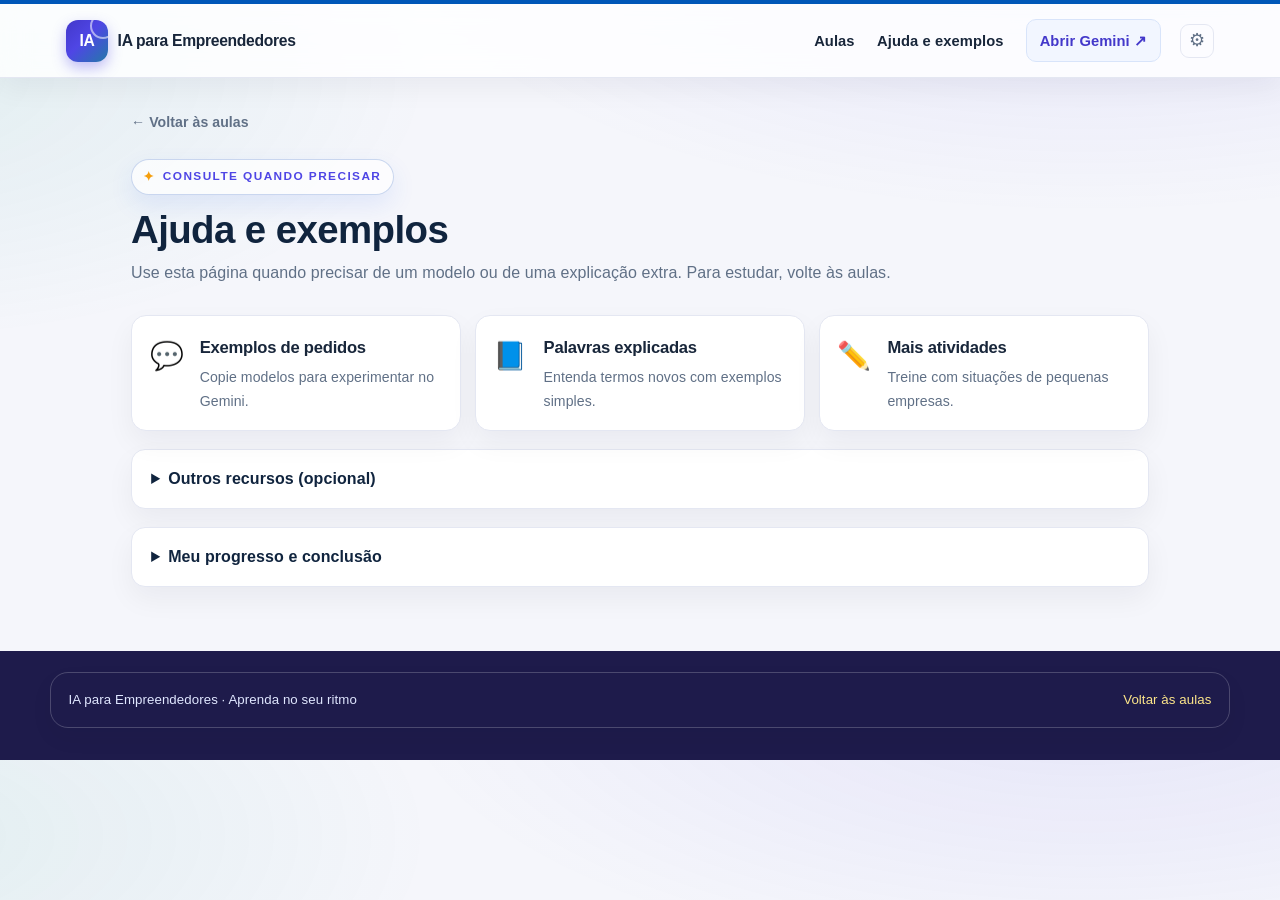
<file: materiais.html>
<!DOCTYPE html>

<html lang="pt-BR"><head><meta charset="utf-8"/><meta content="width=device-width,initial-scale=1" name="viewport"/><meta content="#f8fafc" name="theme-color"/><title>Materiais de apoio | IA para Empreendedores</title><link href="assets/css/style.css" rel="stylesheet"/><link href="assets/css/visual-v18.css" rel="stylesheet"/></head><body>
<a class="skip-link" href="#conteudo">Ir para o conteúdo</a><div class="topbar"><div class="topinner clean-header">
<a aria-label="Início do curso" class="brand" href="index.html"><span class="brand-badge">IA</span><span>IA para Empreendedores</span></a>
<nav aria-label="Navegação principal" class="toplinks"><a href="index.html#trilha">Aulas</a><a href="materiais.html">Ajuda e exemplos</a><a aria-label="Abrir Gemini em nova aba" class="header-gemini" href="https://gemini.google.com/" rel="noopener noreferrer" target="_blank">Abrir Gemini ↗</a></nav>
<details class="header-more"><summary aria-label="Abrir ajustes do site" title="Ajustes">⚙</summary><div class="header-more-panel">
<button id="themeToggle" onclick="toggleTheme()" type="button">☾</button>
<button id="textSizeToggle" onclick="cycleTextSize()" type="button">A+</button>
<a href="meus-dados.html">Salvar meu progresso</a>
</div></details>
</div></div>
<main class="course-shell clean-support" id="conteudo">
<a class="clean-back" href="index.html">← Voltar às aulas</a>
<div class="clean-support-heading"><span class="clean-kicker">CONSULTE QUANDO PRECISAR</span><h1>Ajuda e exemplos</h1><p>Use esta página quando precisar de um modelo ou de uma explicação extra. Para estudar, volte às aulas.</p></div>
<div class="clean-support-grid"><a class="clean-support-card" href="biblioteca-prompts.html"><span>💬</span><div><h2>Exemplos de pedidos</h2><p>Copie modelos para experimentar no Gemini.</p></div></a><a class="clean-support-card" href="glossario.html"><span>📘</span><div><h2>Palavras explicadas</h2><p>Entenda termos novos com exemplos simples.</p></div></a><a class="clean-support-card" href="desafios-praticos.html"><span>✏️</span><div><h2>Mais atividades</h2><p>Treine com situações de pequenas empresas.</p></div></a></div><details class="clean-support-more"><summary>Outros recursos (opcional)</summary><div class="clean-small-links"><a href="mapa-visual.html">Esquemas visuais</a><a href="revisao.html">Revisão rápida</a><a href="mapa-oportunidades.html">Ideias para meu negócio</a><a href="fontes.html">Fontes consultadas</a><a href="pesquisa.html">Buscar um assunto</a></div></details>
<details class="clean-support-more"><summary>Meu progresso e conclusão</summary><div class="clean-small-links"><a href="avaliacao-final.html">Autoavaliação final</a><a href="resultado-final.html">Ver meu desempenho</a><a href="conclusao.html">Conclusão do curso</a><a href="certificado.html">Certificado simbólico</a><a href="meus-dados.html">Salvar ou recuperar meu progresso</a></div></details>

</main><footer class="footer clean-footer"><div class="footer-inner"><span>IA para Empreendedores · Aprenda no seu ritmo</span><a href="index.html#trilha">Voltar às aulas</a></div></footer><script src="assets/js/app.js"></script></body></html>
</file>
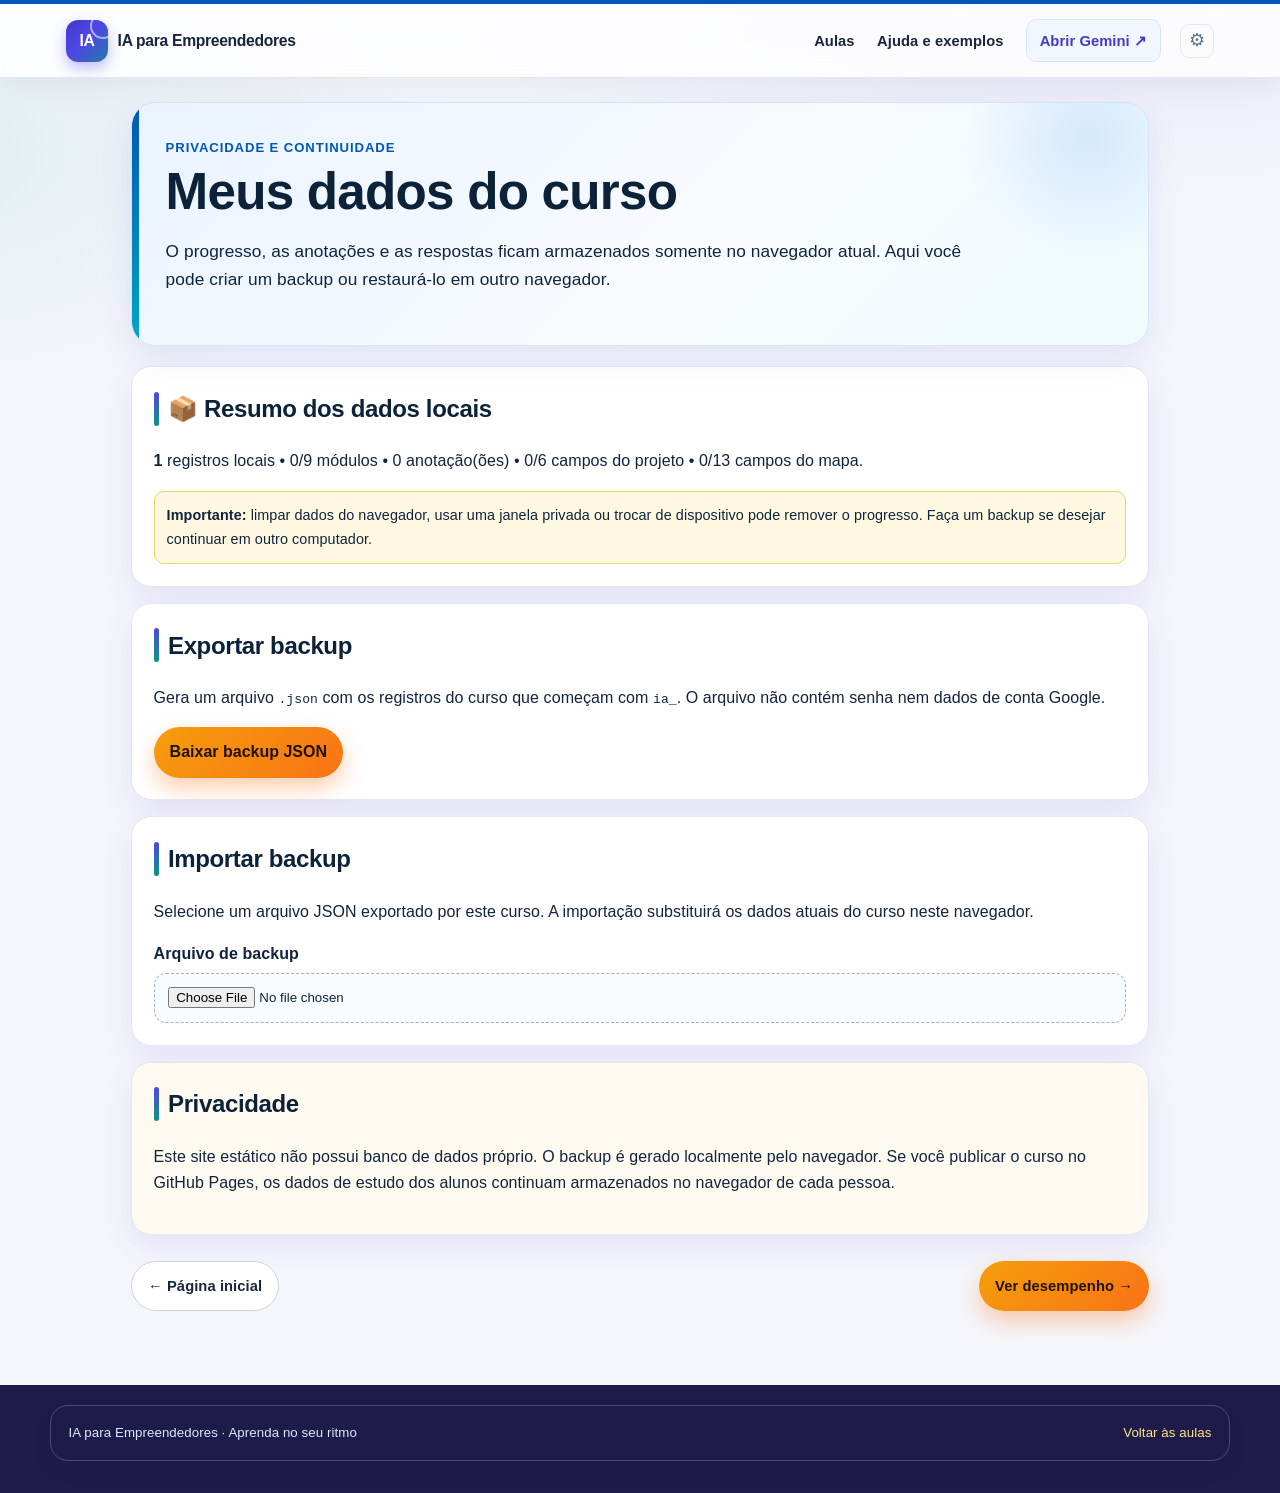
<file: meus-dados.html>
<!DOCTYPE html>

<html lang="pt-BR"><head><meta content="#0b2239" name="theme-color"/><meta content="light dark" name="color-scheme"/><meta charset="utf-8"/><meta content="width=device-width,initial-scale=1" name="viewport"/><meta content="Gerencie o backup local do curso IA para Empreendedores." name="description"/><title>Meus dados do curso | IA para Empreendedores</title><link href="assets/css/style.css" rel="stylesheet"/><link href="assets/css/visual-v18.css" rel="stylesheet"/></head><body class="clean-page"><a class="skip-link" href="#conteudo">Pular para o conteúdo</a><div class="topbar"><div class="topinner clean-header">
<a aria-label="Início do curso" class="brand" href="index.html"><span class="brand-badge">IA</span><span>IA para Empreendedores</span></a>
<nav aria-label="Navegação principal" class="toplinks"><a href="index.html#trilha">Aulas</a><a href="materiais.html">Ajuda e exemplos</a><a aria-label="Abrir Gemini em nova aba" class="header-gemini" href="https://gemini.google.com/" rel="noopener noreferrer" target="_blank">Abrir Gemini ↗</a></nav>
<details class="header-more"><summary aria-label="Abrir ajustes do site" title="Ajustes">⚙</summary><div class="header-more-panel">
<button id="themeToggle" onclick="toggleTheme()" type="button">☾</button>
<button id="textSizeToggle" onclick="cycleTextSize()" type="button">A+</button>
<a href="meus-dados.html">Salvar meu progresso</a>
</div></details>
</div></div><main class="course-shell" id="conteudo"><section class="hero"><div class="eyebrow">Privacidade e continuidade</div><h1>Meus dados do curso</h1><p>O progresso, as anotações e as respostas ficam armazenados somente no navegador atual. Aqui você pode criar um backup ou restaurá-lo em outro navegador.</p></section><section class="section objective"><h2>📦 Resumo dos dados locais</h2><p id="dataSummary">Carregando resumo...</p><div class="notice"><strong>Importante:</strong> limpar dados do navegador, usar uma janela privada ou trocar de dispositivo pode remover o progresso. Faça um backup se desejar continuar em outro computador.</div></section><section class="section"><h2>Exportar backup</h2><p>Gera um arquivo <code>.json</code> com os registros do curso que começam com <code>ia_</code>. O arquivo não contém senha nem dados de conta Google.</p><div class="data-actions"><button class="btn btn-primary" onclick="exportCourseData()" type="button">Baixar backup JSON</button></div></section><section class="section"><h2>Importar backup</h2><p>Selecione um arquivo JSON exportado por este curso. A importação substituirá os dados atuais do curso neste navegador.</p><label class="field-label" for="backupFile">Arquivo de backup</label><input accept="application/json,.json" class="file-input" id="backupFile" onchange="importCourseData(this)" type="file"/></section><section class="section warning"><h2>Privacidade</h2><p>Este site estático não possui banco de dados próprio. O backup é gerado localmente pelo navegador. Se você publicar o curso no GitHub Pages, os dados de estudo dos alunos continuam armazenados no navegador de cada pessoa.</p></section><div class="module-nav"><a class="btn btn-outline" href="index.html">← Página inicial</a><a class="btn btn-primary" href="resultado-final.html">Ver desempenho →</a></div></main><footer class="footer clean-footer"><div class="footer-inner"><span>IA para Empreendedores · Aprenda no seu ritmo</span><a href="index.html#trilha">Voltar às aulas</a></div></footer><script src="assets/js/app.js"></script></body></html>
</file>
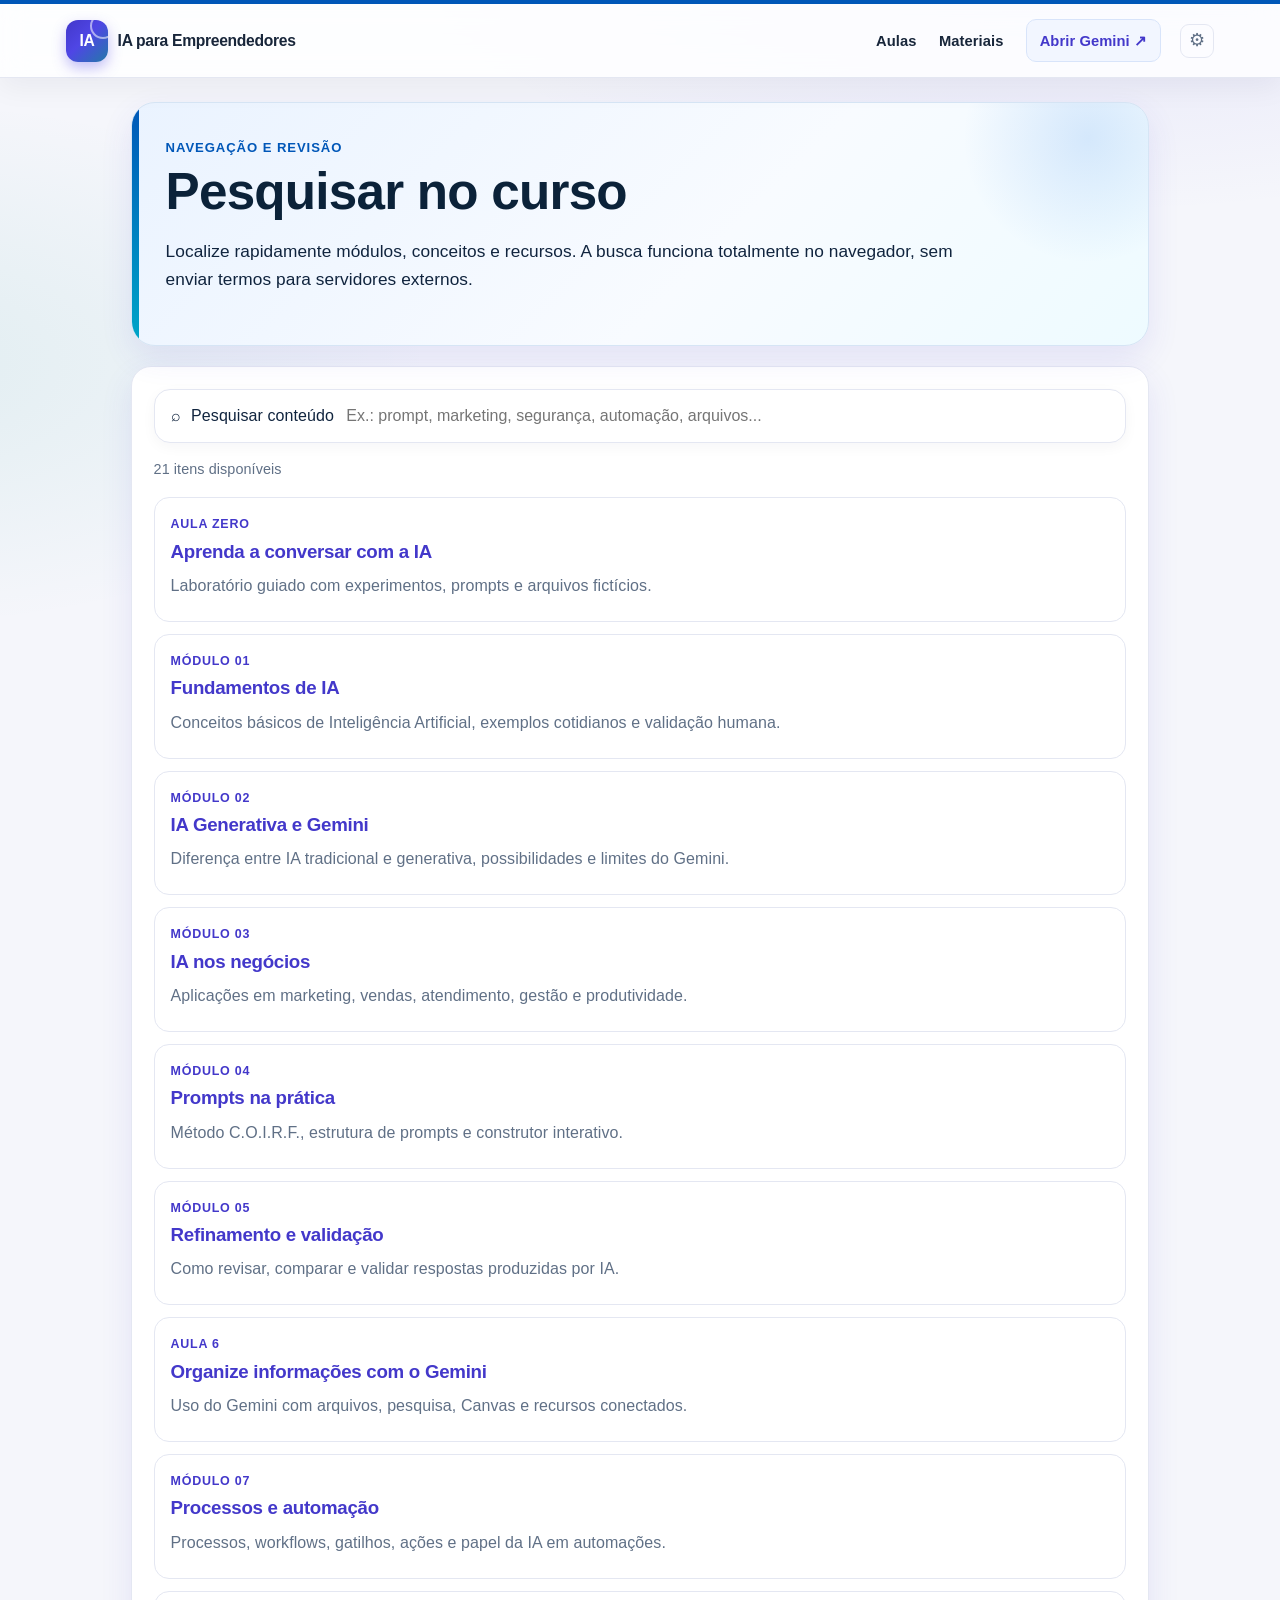
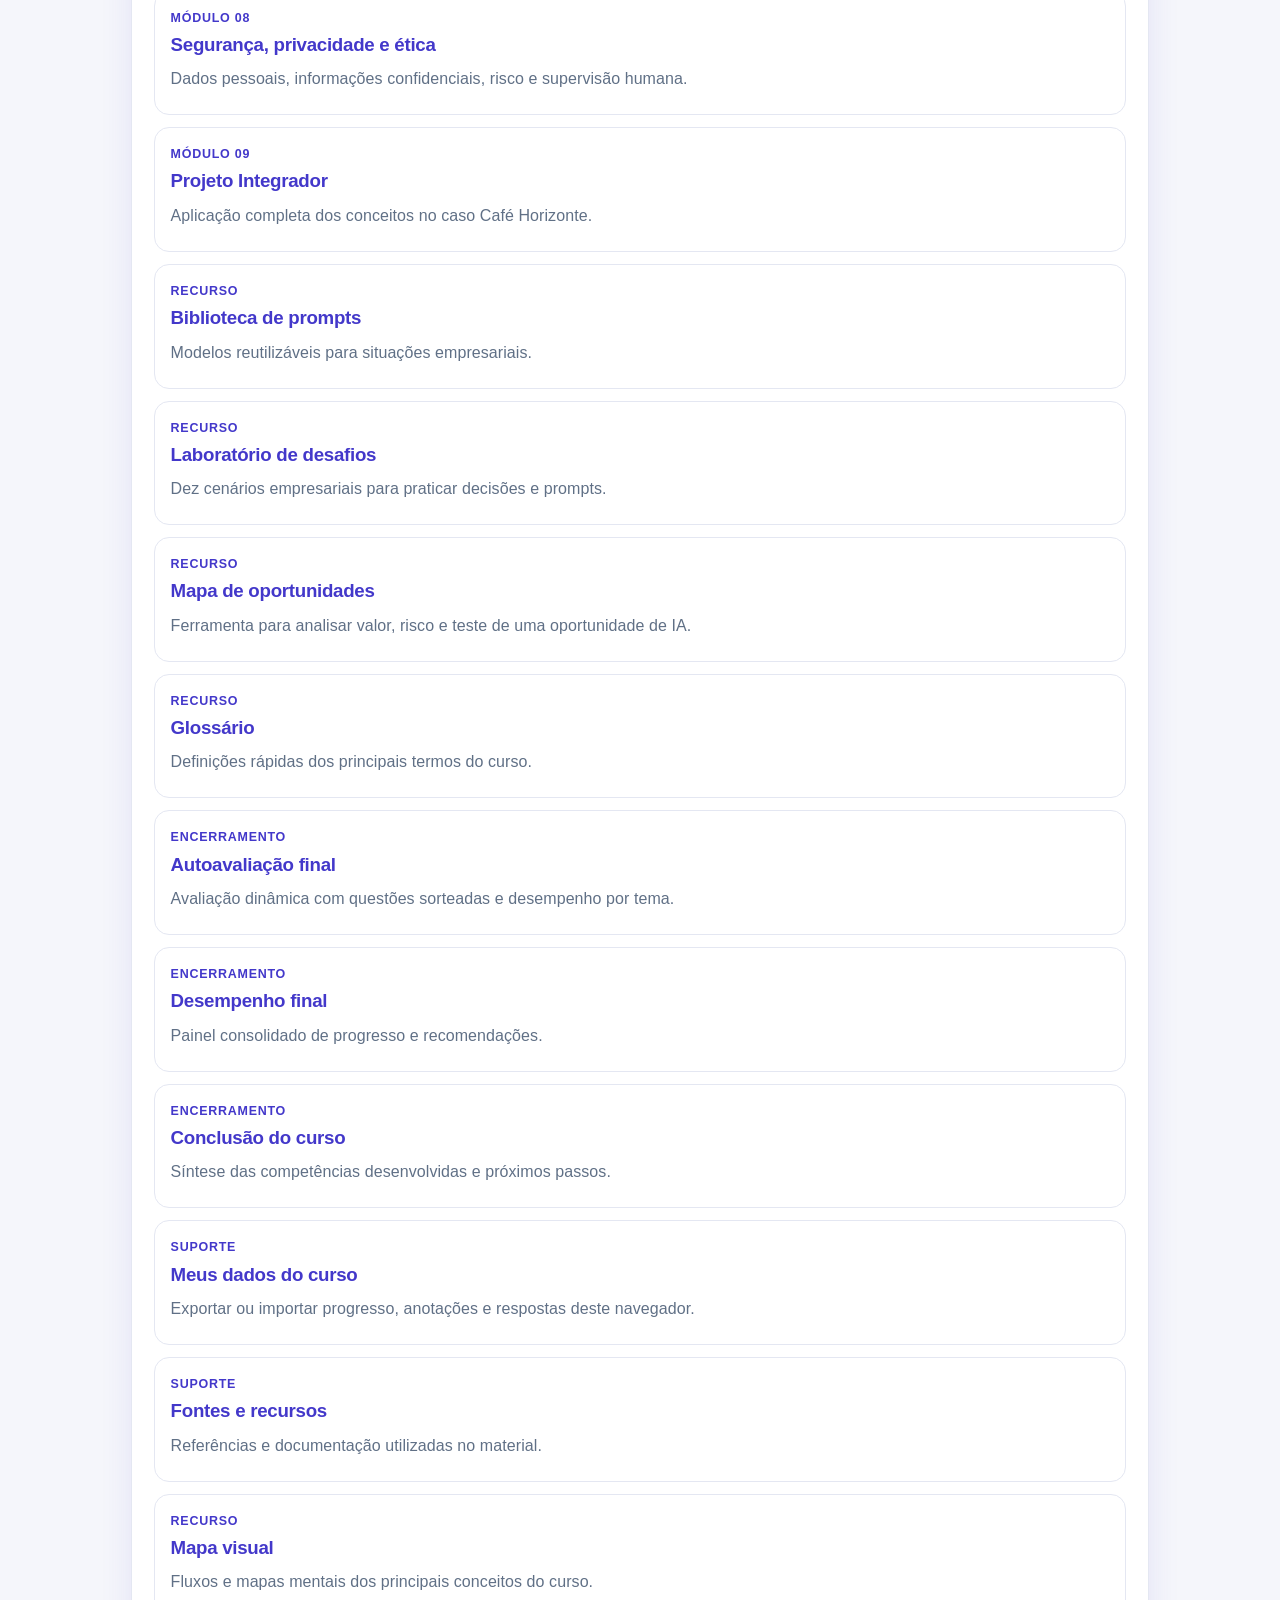
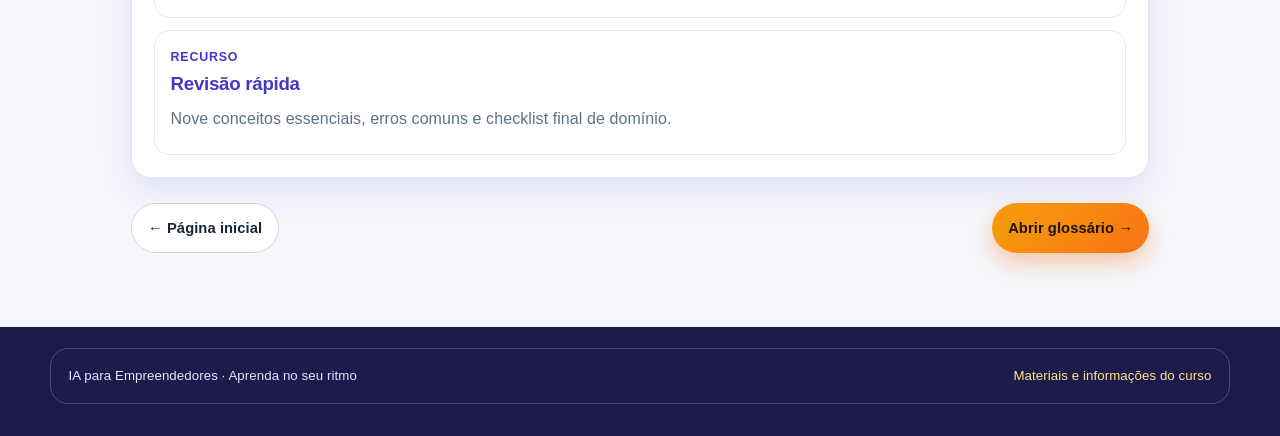
<file: pesquisa.html>
<!DOCTYPE html>

<html lang="pt-BR"><head><meta content="#0b2239" name="theme-color"/><meta content="light dark" name="color-scheme"/><meta charset="utf-8"/><meta content="width=device-width,initial-scale=1" name="viewport"/><meta content="Busca interna do curso IA para Empreendedores." name="description"/><title>Pesquisar no curso | IA para Empreendedores</title><link href="assets/css/style.css" rel="stylesheet"/><link href="assets/css/visual-v18.css" rel="stylesheet"/></head><body class="clean-page"><a class="skip-link" href="#conteudo">Pular para o conteúdo</a><div class="topbar"><div class="topinner clean-header">
<a aria-label="Início do curso" class="brand" href="index.html"><span class="brand-badge">IA</span><span>IA para Empreendedores</span></a>
<nav aria-label="Navegação principal" class="toplinks">
<a href="index.html#trilha">Aulas</a><a href="materiais.html">Materiais</a>
<a class="header-gemini" href="https://gemini.google.com/" rel="noopener noreferrer" target="_blank">Abrir Gemini ↗</a>
</nav>
<details class="header-more"><summary aria-label="Abrir ajustes do site" title="Ajustes">⚙</summary><div class="header-more-panel">
<button id="themeToggle" onclick="toggleTheme()" type="button">☾</button>
<button id="textSizeToggle" onclick="cycleTextSize()" type="button">A+</button>
<a href="meus-dados.html">Meu progresso / backup</a>
</div></details>
</div></div><main class="course-shell search-shell" id="conteudo"><section class="hero"><div class="eyebrow">Navegação e revisão</div><h1>Pesquisar no curso</h1><p>Localize rapidamente módulos, conceitos e recursos. A busca funciona totalmente no navegador, sem enviar termos para servidores externos.</p></section><section class="section"><div class="search-box"><span aria-hidden="true">⌕</span><label class="tool-label" for="courseSearch">Pesquisar conteúdo</label><input autocomplete="off" data-course-search="" id="courseSearch" placeholder="Ex.: prompt, marketing, segurança, automação, arquivos..." type="search"/></div><p class="small" id="courseSearchCount"></p><div class="search-results" id="courseSearchResults"></div></section><div class="module-nav"><a class="btn btn-outline" href="index.html">← Página inicial</a><a class="btn btn-primary" href="glossario.html">Abrir glossário →</a></div></main><footer class="footer clean-footer"><div class="footer-inner"><span>IA para Empreendedores · Aprenda no seu ritmo</span><a href="materiais.html">Materiais e informações do curso</a></div></footer><script src="assets/js/app.js"></script></body></html>
</file>
<file: assets/css/style.css>
:root{--blue:#0b57d0;--blue2:#1a73e8;--ink:#1f2937;--muted:#667085;--bg:#f7f9fc;--card:#fff;--line:#e5e7eb;--ok:#0f9d58;--warn:#b45309;--bad:#b42318;--purple:#7c3aed;--shadow:0 10px 30px rgba(16,24,40,.08)}
*{box-sizing:border-box}html{scroll-behavior:smooth}body{margin:0;font-family:Inter,Arial,Helvetica,sans-serif;background:var(--bg);color:var(--ink);line-height:1.65}a{color:var(--blue);text-decoration:none}a:hover{text-decoration:underline}button{font:inherit}.topbar{position:sticky;top:0;z-index:30;background:rgba(255,255,255,.94);backdrop-filter:blur(10px);border-bottom:1px solid var(--line)}.topinner{max-width:1180px;margin:auto;padding:.8rem 1rem;display:flex;align-items:center;gap:1rem}.brand{font-weight:800;color:var(--ink);display:flex;align-items:center;gap:.6rem}.brand-badge{width:36px;height:36px;border-radius:10px;background:linear-gradient(135deg,var(--blue2),var(--purple));color:white;display:grid;place-items:center}.toplinks{margin-left:auto;display:flex;gap:.9rem;align-items:center}.progress-mini{min-width:180px}.progressbar{height:8px;background:#e8eef8;border-radius:99px;overflow:hidden}.progressbar>span{display:block;height:100%;background:linear-gradient(90deg,var(--blue2),var(--purple));width:0}.layout{max-width:1180px;margin:auto;display:grid;grid-template-columns:270px 1fr;gap:1.4rem;padding:1.5rem 1rem 3rem}.sidebar{position:sticky;top:78px;align-self:start;background:white;border:1px solid var(--line);border-radius:18px;padding:1rem;box-shadow:var(--shadow);max-height:calc(100vh - 100px);overflow:auto}.sidebar h3{font-size:.9rem;color:var(--muted);text-transform:uppercase;letter-spacing:.08em}.side-link{display:block;padding:.62rem .75rem;border-radius:10px;color:var(--ink);margin:.15rem 0}.side-link:hover,.side-link.active{background:#eef4ff;color:var(--blue);text-decoration:none}.side-link.done:before{content:'✓ ';color:var(--ok);font-weight:800}.content{min-width:0}.hero{background:linear-gradient(135deg,#e8f0fe,#f3e8ff);border:1px solid #dbe4ff;border-radius:24px;padding:2.1rem;box-shadow:var(--shadow);margin-bottom:1.3rem}.hero .eyebrow{color:var(--blue);font-weight:800;text-transform:uppercase;letter-spacing:.07em;font-size:.82rem}.hero h1{font-size:clamp(2rem,4vw,3.3rem);line-height:1.08;margin:.35rem 0 .8rem}.hero p{font-size:1.08rem;max-width:820px}.hero-actions{display:flex;gap:.8rem;flex-wrap:wrap;margin-top:1rem}.btn{display:inline-flex;align-items:center;justify-content:center;gap:.45rem;padding:.75rem 1rem;border-radius:11px;border:1px solid transparent;font-weight:750;cursor:pointer}.btn-primary{background:var(--blue);color:white}.btn-primary:hover{background:#0848b5;text-decoration:none}.btn-outline{background:white;border-color:#cbd5e1;color:var(--ink)}.section{background:white;border:1px solid var(--line);border-radius:18px;padding:1.35rem;margin:1rem 0;box-shadow:0 3px 12px rgba(16,24,40,.035)}.section h2{margin-top:0}.objective{border-left:5px solid var(--blue2)}.analogy{border-left:5px solid var(--purple);background:#fbf8ff}.example{border-left:5px solid #0ea5e9;background:#f7fdff}.warning{border-left:5px solid #f59e0b;background:#fffaf0}.success{border-left:5px solid var(--ok);background:#f3fff8}.grid{display:grid;grid-template-columns:repeat(2,minmax(0,1fr));gap:1rem}.grid3{display:grid;grid-template-columns:repeat(3,minmax(0,1fr));gap:1rem}.card{background:white;border:1px solid var(--line);border-radius:15px;padding:1rem}.card h3{margin-top:0}.icon{font-size:1.5rem}.prompt{background:#111827;color:#f8fafc;border-radius:14px;padding:1rem;position:relative;white-space:pre-wrap;font-family:ui-monospace,SFMono-Regular,Menlo,monospace;font-size:.93rem}.copy{position:absolute;right:.7rem;top:.7rem;border:0;border-radius:8px;padding:.4rem .65rem;cursor:pointer;background:#374151;color:white}.flow{display:flex;align-items:center;justify-content:center;gap:.7rem;flex-wrap:wrap;margin:1.1rem 0}.flow span{padding:.65rem .8rem;background:#eef4ff;border:1px solid #d5e2ff;border-radius:10px;font-weight:700}.flow b{color:var(--blue);font-size:1.3rem}.quiz{border:1px solid #cfdcff;background:#f8fbff;border-radius:16px;padding:1rem}.quiz-question{font-weight:800;margin-bottom:.6rem}.option{display:block;width:100%;text-align:left;background:white;border:1px solid #d0d5dd;border-radius:10px;padding:.7rem .8rem;margin:.45rem 0;cursor:pointer}.option:hover{border-color:var(--blue)}.option.correct{background:#ecfdf3;border-color:#75d6a4}.option.wrong{background:#fff1f1;border-color:#f5a3a3}.feedback{margin-top:.7rem;padding:.7rem;border-radius:10px;display:none}.feedback.show{display:block}.feedback.ok{background:#ecfdf3;color:#067647}.feedback.no{background:#fff4ed;color:#b54708}.module-nav{display:flex;justify-content:space-between;gap:1rem;margin-top:1.4rem}.tag{display:inline-block;background:#eef4ff;color:var(--blue);padding:.2rem .55rem;border-radius:99px;font-size:.78rem;font-weight:750}.toc{display:grid;grid-template-columns:repeat(2,minmax(0,1fr));gap:.8rem}.module-card{background:white;border:1px solid var(--line);border-radius:16px;padding:1.1rem;transition:.18s}.module-card:hover{transform:translateY(-2px);box-shadow:var(--shadow);text-decoration:none}.module-card .num{font-size:.78rem;font-weight:800;color:var(--blue);text-transform:uppercase}.module-card h3{margin:.25rem 0}.module-card p{color:var(--muted);margin:.3rem 0}.timeline{border-left:2px solid #ccd9f5;padding-left:1rem}.timeline .step{margin:1rem 0}.small{font-size:.9rem;color:var(--muted)}.checklist label{display:block;margin:.5rem 0}.footer{text-align:center;color:var(--muted);padding:2rem 1rem}.callout{padding:1rem;border-radius:14px;background:#f2f4f7}.kbd{font-family:monospace;border:1px solid #d0d5dd;border-bottom-width:2px;padding:.1rem .35rem;border-radius:5px;background:white}.builder label{display:block;font-weight:700;margin:.65rem 0 .25rem}.builder textarea,.builder input{width:100%;padding:.7rem;border:1px solid #d0d5dd;border-radius:9px}.builder-output{margin-top:1rem}.badge-row{display:flex;gap:.5rem;flex-wrap:wrap}.notice{font-size:.9rem;padding:.75rem;border-radius:10px;background:#fff8e1;border:1px solid #f4d06f}.center{text-align:center}@media(max-width:900px){.layout{grid-template-columns:1fr}.sidebar{position:relative;top:0;max-height:none}.toplinks .progress-mini{display:none}.grid,.grid3,.toc{grid-template-columns:1fr}.hero{padding:1.4rem}.module-nav{flex-direction:column}.toplinks a{display:none}}

.lesson-plan{display:flex;gap:.6rem;flex-wrap:wrap;margin-top:1rem}.lesson-plan span{background:#eef4ff;border:1px solid #d5e2ff;border-radius:999px;padding:.35rem .65rem;font-size:.86rem;font-weight:700}.checkpoint{margin-top:1rem;padding:.85rem 1rem;border-radius:12px;background:#f5f3ff;border:1px solid #ddd6fe}.notes{border-left:5px solid #64748b}.note-area,.project-field{width:100%;padding:.85rem;border:1px solid #cbd5e1;border-radius:10px;min-height:110px;font:inherit;resize:vertical}.course-table{width:100%;border-collapse:collapse;margin:1rem 0}.course-table th,.course-table td{border:1px solid #dbe2ea;padding:.7rem;text-align:left;vertical-align:top}.course-table th{background:#eef4ff}.section ol,.section ul{padding-left:1.35rem}.section li{margin:.35rem 0}@media(max-width:650px){.course-table{font-size:.88rem}.course-table th,.course-table td{padding:.5rem}}

/* ===== V3: experiência visual e autoinstrucional ===== */
:root{--navy:#102a43;--soft:#f4f7fb;--cyan:#06b6d4;--gold:#f59e0b}
body{background:linear-gradient(180deg,#f8fbff 0,#f7f9fc 38%,#f3f6fb 100%)}
.topbar{box-shadow:0 1px 0 rgba(15,23,42,.04)}
.brand-badge{position:relative;overflow:hidden;box-shadow:0 6px 18px rgba(26,115,232,.23)}
.brand-badge:after{content:'';position:absolute;width:22px;height:22px;border:2px solid rgba(255,255,255,.55);border-radius:50%;right:-8px;top:-7px}
.hero{position:relative;overflow:hidden;background:linear-gradient(135deg,#eaf2ff 0%,#f5efff 52%,#eafcff 100%)}
.hero:after{content:'';position:absolute;width:260px;height:260px;border-radius:50%;background:radial-gradient(circle,rgba(26,115,232,.14),rgba(124,58,237,0) 68%);right:-70px;top:-95px;pointer-events:none}
.hero>*{position:relative;z-index:1}
.course-shell{max-width:1180px;margin:auto;padding:1.5rem 1rem 3rem}
.hero-split{display:grid;grid-template-columns:minmax(0,1.5fr) minmax(280px,.7fr);gap:1.25rem;align-items:center}
.hero-panel{background:rgba(255,255,255,.78);border:1px solid rgba(255,255,255,.9);border-radius:20px;padding:1rem;box-shadow:0 16px 40px rgba(15,23,42,.08)}
.metric-grid{display:grid;grid-template-columns:repeat(2,minmax(0,1fr));gap:.7rem}.metric{background:white;border:1px solid var(--line);border-radius:14px;padding:.8rem}.metric strong{display:block;font-size:1.45rem;color:var(--navy)}
.progress-ring{--pct:0;display:grid;place-items:center;width:120px;height:120px;border-radius:50%;background:conic-gradient(var(--blue2) calc(var(--pct)*1%),#e5eaf2 0);margin:.4rem auto;position:relative}.progress-ring:before{content:'';position:absolute;width:91px;height:91px;background:white;border-radius:50%}.progress-ring span{position:relative;font-size:1.25rem;font-weight:850;color:var(--navy)}
.dashboard{display:grid;grid-template-columns:1.1fr .9fr;gap:1rem}.dashboard-card{background:white;border:1px solid var(--line);border-radius:18px;padding:1.15rem;box-shadow:0 4px 14px rgba(16,24,40,.04)}
.learning-map{display:grid;grid-template-columns:repeat(5,minmax(110px,1fr));gap:.5rem;align-items:stretch;margin:1rem 0}.learning-step{position:relative;background:white;border:1px solid #d8e2f0;border-radius:14px;padding:.8rem;text-align:center;font-weight:750}.learning-step:not(:last-child):after{content:'→';position:absolute;right:-.55rem;top:50%;transform:translateY(-50%);z-index:2;color:var(--blue);font-weight:900;background:var(--bg);padding:0 .1rem}
.resource-strip{display:grid;grid-template-columns:repeat(3,1fr);gap:.9rem}.resource-card{background:linear-gradient(180deg,#fff,#f8fbff);border:1px solid var(--line);border-radius:16px;padding:1rem}.resource-card .icon{width:42px;height:42px;border-radius:12px;display:grid;place-items:center;background:#eef4ff;margin-bottom:.65rem}
.module-card{position:relative;overflow:hidden}.module-card:before{content:'';position:absolute;left:0;top:0;bottom:0;width:4px;background:linear-gradient(var(--blue2),var(--purple));opacity:.28}.module-card.done{border-color:#a7e2c1;background:#fbfffd}.module-card.done:before{background:var(--ok);opacity:1}.module-card.done .tag{background:#e9fbf1;color:#067647}.module-card.done .tag::before{content:'✓ '}
.status-line{display:flex;align-items:center;justify-content:space-between;gap:.75rem;flex-wrap:wrap}.course-status{font-size:.82rem;font-weight:800;padding:.25rem .6rem;border-radius:999px;background:#eef4ff;color:var(--blue)}
.diagram{display:grid;gap:.65rem;margin:1rem 0}.diagram-row{display:flex;gap:.6rem;align-items:stretch;justify-content:center;flex-wrap:wrap}.diagram-box{flex:1 1 150px;max-width:220px;min-height:90px;border:1px solid #d8e2f0;background:white;border-radius:16px;padding:.9rem;text-align:center;display:flex;flex-direction:column;justify-content:center}.diagram-box strong{color:var(--navy)}.diagram-arrow{display:grid;place-items:center;font-size:1.35rem;color:var(--blue);font-weight:900}.diagram-caption{text-align:center;color:var(--muted);font-size:.9rem}
.practice-card{border:1px solid #c7dcff;background:linear-gradient(180deg,#f9fcff,#f4f8ff);border-radius:16px;padding:1rem}.practice-card h3{margin-top:0}.reflection{border:1px dashed #94a3b8;background:#fbfcfe;border-radius:14px;padding:1rem}.reflection strong{color:var(--navy)}
.glossary-grid{display:grid;grid-template-columns:repeat(2,minmax(0,1fr));gap:.8rem}.term{background:white;border:1px solid var(--line);border-radius:14px;padding:1rem}.term h3{margin:.05rem 0 .35rem;color:var(--navy)}
.prompt-library{display:grid;grid-template-columns:repeat(2,minmax(0,1fr));gap:1rem}.prompt-item{background:white;border:1px solid var(--line);border-radius:16px;padding:1rem}.prompt-item h3{margin-top:0}.prompt-item .prompt{margin-top:.7rem}
.final-score{font-size:2.8rem;font-weight:900;color:var(--blue);line-height:1}.score-box{text-align:center;background:linear-gradient(135deg,#eef4ff,#f7f0ff);border:1px solid #d7e2fb;border-radius:18px;padding:1.2rem}.assessment .quiz{margin:.8rem 0}.assessment .quiz[data-answered="1"]{opacity:.96}
.toolbar{display:flex;gap:.65rem;flex-wrap:wrap;align-items:center}.btn-soft{background:#eef4ff;color:var(--blue);border-color:#dbe7ff}.btn-danger-soft{background:#fff1f1;color:#a61b1b;border-color:#ffd1d1}
.skip-link{position:absolute;left:-9999px;top:auto}.skip-link:focus{left:1rem;top:1rem;z-index:99;background:white;padding:.6rem;border-radius:8px;box-shadow:var(--shadow)}
.toplinks .quick-link{font-size:.9rem}.section h2{color:var(--navy)}
@media(max-width:900px){.hero-split,.dashboard{grid-template-columns:1fr}.learning-map{grid-template-columns:1fr}.learning-step:not(:last-child):after{content:'↓';right:auto;left:50%;top:auto;bottom:-.75rem;transform:translateX(-50%)}.resource-strip,.prompt-library,.glossary-grid{grid-template-columns:1fr}.hero-panel{max-width:none}}
@media(max-width:650px){.metric-grid{grid-template-columns:1fr 1fr}.topinner{align-items:flex-start}.brand{font-size:.95rem}.hero h1{font-size:2rem}.progress-ring{width:104px;height:104px}.progress-ring:before{width:78px;height:78px}}


/* ===== V4: aprofundamento pedagógico ===== */
.task-grid{display:grid;grid-template-columns:repeat(4,minmax(0,1fr));gap:.8rem}.task-card{border:1px solid #dbe5f2;border-radius:15px;padding:1rem;background:linear-gradient(180deg,#fff,#f8fbff)}.task-card h3{margin:.3rem 0}.task-icon{font-size:1.65rem}.practice-steps{display:grid;grid-template-columns:repeat(3,1fr);gap:.75rem;margin:1rem 0}.practice-steps>div{display:flex;gap:.7rem;align-items:center;background:#f8fbff;border:1px solid #dbe7ff;border-radius:14px;padding:.8rem}.practice-steps strong{display:grid;place-items:center;min-width:34px;height:34px;border-radius:50%;background:var(--blue);color:white}
.opportunity-matrix{display:grid;grid-template-columns:1.2fr .75fr .75fr 1.5fr;border:1px solid #dbe2ea;border-radius:14px;overflow:hidden;margin:1rem 0}.opportunity-matrix>div{padding:.7rem;border-right:1px solid #e4e9f0;border-bottom:1px solid #e4e9f0}.opportunity-matrix>div:nth-child(4n){border-right:0}.matrix-head{background:#eef4ff;font-weight:800;color:var(--navy)}.risk{display:inline-block;padding:.18rem .5rem;border-radius:999px;font-weight:800;font-size:.8rem}.risk.low{background:#eafaf1;color:#067647}.risk.medium{background:#fff6db;color:#9a6700}.risk.high{background:#fff0f0;color:#b42318}.scenario-grid{display:grid;grid-template-columns:repeat(2,minmax(0,1fr));gap:.75rem}.scenario{border:1px solid #dbe2ea;border-radius:14px;background:#fff;padding:.85rem}.scenario summary{font-weight:800;cursor:pointer;color:var(--navy)}
.validation-layers{display:grid;grid-template-columns:repeat(5,minmax(0,1fr));gap:.6rem}.validation-layers>div{border:1px solid #dbe2ea;border-radius:14px;padding:.8rem;background:#fff}.validation-layers span{display:grid;place-items:center;width:30px;height:30px;border-radius:50%;background:#eef4ff;color:var(--blue);font-weight:900;margin-bottom:.45rem}.validation-layers p{font-size:.9rem;color:var(--muted)}.traffic-grid{display:grid;grid-template-columns:repeat(3,1fr);gap:.75rem}.traffic{border-radius:14px;padding:1rem;border:1px solid}.traffic.green{background:#f0fff6;border-color:#b9e8cc}.traffic.yellow{background:#fffaf0;border-color:#f5d79d}.traffic.red{background:#fff3f3;border-color:#efb8b8}
.three-phase{display:grid;grid-template-columns:repeat(3,1fr);gap:.8rem;margin:1rem 0}.three-phase>div{border:1px solid #dbe2ea;border-radius:15px;padding:1rem;background:white}.three-phase span{font-size:.75rem;text-transform:uppercase;letter-spacing:.08em;color:var(--blue);font-weight:900}.three-phase h3{margin:.25rem 0}.automation-levels{display:grid;grid-template-columns:repeat(3,1fr);gap:.8rem}.automation-levels>div{border:1px solid #dbe2ea;border-radius:15px;padding:1rem;background:linear-gradient(180deg,#fff,#f8fbff)}.level-num{display:grid;place-items:center;width:34px;height:34px;border-radius:50%;background:linear-gradient(135deg,var(--blue2),var(--purple));color:white;font-weight:900}.workflow-visual{display:flex;align-items:center;gap:.55rem;flex-wrap:wrap;justify-content:center;margin:1rem 0}.workflow-node{min-width:145px;text-align:center;padding:.8rem;border:1px solid #d8e2f0;border-radius:14px;background:#fff;font-weight:800}.workflow-node small{display:block;font-weight:500;color:var(--muted)}.workflow-node.trigger{background:#eef8ff}.workflow-node.decision{background:#fff8e8}.workflow-node.human{background:#f5efff}.workflow-arrow{font-weight:900;color:var(--blue);font-size:1.3rem}.readiness{columns:2;column-gap:2rem}.readiness label{break-inside:avoid}
.challenge-list{display:grid;grid-template-columns:repeat(2,minmax(0,1fr));gap:.9rem}.challenge{border:1px solid #dbe2ea;border-radius:16px;padding:1rem;background:white;scroll-margin-top:95px}.challenge-top{display:flex;gap:.8rem}.challenge-num{display:grid;place-items:center;align-self:flex-start;min-width:42px;height:42px;border-radius:12px;background:#eef4ff;color:var(--blue);font-weight:900}.challenge h3{margin:.05rem 0}.challenge details{margin-top:.8rem;padding:.7rem;border-radius:10px;background:#f8fafc}.challenge summary{cursor:pointer;font-weight:800}.opportunity-form select,.opportunity-form input,.opportunity-form textarea{width:100%;padding:.75rem;border:1px solid #cbd5e1;border-radius:10px;background:white;font:inherit}.opportunity-form select{min-height:44px}.form-grid{display:grid;grid-template-columns:1fr 1fr;gap:1rem}
@media(max-width:900px){.task-grid{grid-template-columns:repeat(2,1fr)}.validation-layers{grid-template-columns:repeat(2,1fr)}.traffic-grid,.three-phase,.automation-levels,.practice-steps{grid-template-columns:1fr}.opportunity-matrix{grid-template-columns:1fr 1fr}.opportunity-matrix>div:nth-child(4n){border-right:1px solid #e4e9f0}.opportunity-matrix .matrix-head{display:none}.scenario-grid,.challenge-list{grid-template-columns:1fr}.readiness{columns:1}}
@media(max-width:600px){.task-grid,.form-grid{grid-template-columns:1fr}.validation-layers{grid-template-columns:1fr}.opportunity-matrix{display:block}.opportunity-matrix>div{border-right:0}.workflow-arrow{transform:rotate(90deg)}.workflow-visual{flex-direction:column}}
@media print{.topbar,.sidebar,.module-nav,.copy,.toolbar,.btn,.footer{display:none!important}.layout{display:block;max-width:none;padding:0}.section,.hero{box-shadow:none;break-inside:avoid}.content{width:100%}}


/* ===== V5: encerramento EAD, avaliação, resultado e certificado ===== */
.question-kicker{display:block;font-size:.72rem;text-transform:uppercase;letter-spacing:.08em;color:var(--blue);font-weight:900;margin-bottom:.25rem}.radio-option{display:flex!important;align-items:flex-start;gap:.55rem;cursor:pointer}.radio-option input{margin-top:.32rem;flex:0 0 auto}.assessment-item{transition:.2s}.assessment-item.assessment-correct{border-left:5px solid var(--ok);background:#fbfffd}.assessment-item.assessment-wrong{border-left:5px solid var(--bad);background:#fffafa}.assessment-explanation{margin-top:.75rem;padding:.75rem;border-radius:10px;background:#f4f7fb;color:#475467}.assessment-actions{display:flex;gap:.7rem;flex-wrap:wrap;margin-top:1rem}.center-toolbar{justify-content:center;margin-top:1rem}
.result-dashboard{display:grid;grid-template-columns:repeat(4,1fr);gap:1rem;margin:1rem 0}.small-score{font-size:2rem}.category-performance{display:grid;gap:.7rem}.category-row{display:grid;grid-template-columns:180px 1fr 55px;gap:.7rem;align-items:center}.category-row>div:first-child{display:flex;justify-content:space-between;gap:.5rem}.category-row span{color:var(--muted);font-size:.85rem}.category-bar{height:12px;background:#e8edf5;border-radius:999px;overflow:hidden}.category-bar span{display:block;height:100%;background:linear-gradient(90deg,var(--blue2),var(--purple));border-radius:999px}.recommendations ul{margin-bottom:0}
.eligibility{padding:1rem;border-radius:14px;margin:.8rem 0}.eligibility.eligible{background:#edfbf3;border:1px solid #b8e5ca;color:#067647}.eligibility.not-eligible{background:#fff8e8;border:1px solid #f4d79d;color:#8a5b00}.field-label{display:block;font-weight:800;margin:.8rem 0 .35rem}.certificate-name{width:100%;max-width:640px;padding:.8rem;border:1px solid #cbd5e1;border-radius:10px;font:inherit}.certificate-sheet{background:white;border:1px solid #d8dee9;border-radius:24px;padding:24px;margin:1.2rem auto;max-width:1000px;box-shadow:var(--shadow)}.certificate-inner{min-height:620px;border:8px double #123b75;padding:48px;text-align:center;display:flex;flex-direction:column;justify-content:center;align-items:center;background:linear-gradient(135deg,#fff 0%,#f7faff 55%,#f9f5ff 100%)}.certificate-mark{display:grid;place-items:center;width:68px;height:68px;border-radius:18px;background:linear-gradient(135deg,var(--blue2),var(--purple));color:white;font-weight:900;font-size:1.6rem;margin-bottom:1rem}.certificate-sheet h1{font-size:2.2rem;color:#102a56;margin:.35rem 0}.certificate-lead{margin-top:1.4rem;color:var(--muted)}.certificate-person{font-size:2rem;font-weight:900;color:#0b57d0;border-bottom:2px solid #8aaee8;padding:0 .8rem .25rem;margin:.4rem 0 1rem}.certificate-meta{display:grid;grid-template-columns:repeat(3,1fr);gap:1rem;width:100%;margin:1.4rem 0}.certificate-meta>div{padding:.8rem;border-top:1px solid #cbd5e1}.certificate-meta span{display:block;text-transform:uppercase;letter-spacing:.08em;font-size:.72rem;color:var(--muted)}.certificate-disclaimer{font-size:.78rem;color:#667085;max-width:760px;margin-top:1rem}.certificate-print-actions{justify-content:center}
.instructor-hero{background:linear-gradient(135deg,#f2f7ff,#faf6ff)}.instructor-timeline{display:grid;grid-template-columns:repeat(3,1fr);gap:.75rem}.instructor-timeline>div{display:flex;flex-direction:column;padding:.85rem;border:1px solid #dbe2ea;border-radius:14px;background:white}.instructor-timeline span{color:var(--muted)}.rubric{display:grid;grid-template-columns:repeat(2,1fr);gap:.75rem}.rubric>div{padding:.9rem;border:1px solid #dbe2ea;border-radius:14px;background:#fff}.rubric strong,.rubric span{display:block}.rubric span{color:var(--muted);font-size:.9rem}.instructor-question{border:1px solid #dbe2ea;border-radius:12px;padding:.75rem .9rem;background:white;margin:.55rem 0}.instructor-question summary{cursor:pointer;font-weight:800}
@media(max-width:1000px){.result-dashboard{grid-template-columns:repeat(2,1fr)}.instructor-timeline{grid-template-columns:repeat(2,1fr)}}
@media(max-width:650px){.result-dashboard,.instructor-timeline,.rubric{grid-template-columns:1fr}.category-row{grid-template-columns:1fr}.certificate-inner{padding:24px 16px;min-height:520px}.certificate-sheet h1{font-size:1.65rem}.certificate-person{font-size:1.5rem}.certificate-meta{grid-template-columns:1fr}}
@media print{.no-print,.certificate-print-actions{display:none!important}.certificate-sheet[hidden]{display:none!important}.certificate-sheet{display:block!important;border:0;box-shadow:none;padding:0;margin:0;max-width:none}.certificate-inner{min-height:94vh;border:8px double #123b75}.certificate-disclaimer{font-size:.72rem}body{background:white}}

/* ===== V6: acessibilidade, preferências e fechamento ===== */
:root{--focus:#ffbf47}
:focus-visible{outline:3px solid var(--focus);outline-offset:3px}
.skip-link{position:absolute;left:-9999px;top:auto;width:1px;height:1px;overflow:hidden}.skip-link:focus{left:1rem;top:1rem;width:auto;height:auto;z-index:9999;background:#111827;color:#fff;padding:.7rem 1rem;border-radius:10px}
html[data-text-size="large"]{font-size:112.5%}html[data-text-size="xlarge"]{font-size:125%}
.access-tools{position:fixed;right:1rem;bottom:1rem;z-index:100;display:flex;gap:.45rem;align-items:center;background:rgba(255,255,255,.96);border:1px solid var(--line);box-shadow:var(--shadow);padding:.5rem;border-radius:14px;backdrop-filter:blur(10px)}
.access-tools button,.access-tools a{width:42px;height:42px;border-radius:10px;border:1px solid #cfd8e6;background:#fff;color:var(--ink);display:grid;place-items:center;font-weight:850;cursor:pointer;text-decoration:none}.access-tools button:hover,.access-tools a:hover{border-color:var(--blue);background:#eef4ff}.access-tools .tool-label{position:absolute;left:-9999px}
.live-region{position:absolute;left:-9999px;width:1px;height:1px;overflow:hidden}
.search-shell{max-width:900px;margin:auto}.search-box{display:flex;gap:.65rem;align-items:center;background:#fff;border:1px solid var(--line);border-radius:16px;padding:.75rem 1rem;box-shadow:0 4px 14px rgba(16,24,40,.04)}.search-box input{flex:1;border:0;outline:0;font:inherit;background:transparent;color:var(--ink);min-width:0}.search-results{display:grid;gap:.75rem;margin-top:1rem}.search-result{display:block;background:#fff;border:1px solid var(--line);border-radius:15px;padding:1rem}.search-result:hover{text-decoration:none;box-shadow:var(--shadow)}.search-result h3{margin:.1rem 0}.search-result p{margin:.35rem 0;color:var(--muted)}.search-meta{font-size:.78rem;text-transform:uppercase;letter-spacing:.06em;color:var(--blue);font-weight:850}.empty-state{padding:1rem;border-radius:14px;background:#fff8e8;border:1px solid #f4d79d}
.data-actions{display:flex;gap:.75rem;flex-wrap:wrap}.data-card{background:#fff;border:1px solid var(--line);border-radius:15px;padding:1rem}.data-card code{word-break:break-all}.file-input{display:block;width:100%;padding:.85rem;border:1px dashed #9fb2cd;border-radius:12px;background:#f8fbff}
.competency-grid{display:grid;grid-template-columns:repeat(2,minmax(0,1fr));gap:.8rem}.competency-item{display:flex;gap:.7rem;align-items:flex-start;background:#fff;border:1px solid var(--line);border-radius:14px;padding:.9rem}.competency-item .check{display:grid;place-items:center;min-width:30px;height:30px;border-radius:50%;background:#eef4ff;color:var(--blue);font-weight:900}.competency-item.done .check{background:#eafaf1;color:#067647}.completion-banner{background:linear-gradient(135deg,#eaf2ff,#f3e8ff);border:1px solid #d8e2f0;border-radius:22px;padding:1.4rem}.completion-banner strong{font-size:1.2rem}
.keyboard-tip{font-size:.82rem;color:var(--muted);margin-top:.5rem}
html[data-theme="dark"]{--ink:#e5e7eb;--muted:#a7b0bf;--bg:#0d1422;--card:#111827;--line:#2a3648;--navy:#dbeafe;--soft:#111827;--shadow:0 12px 32px rgba(0,0,0,.28);color-scheme:dark}
html[data-theme="dark"] body{background:linear-gradient(180deg,#0b1220 0,#0d1422 45%,#101827 100%);color:var(--ink)}
html[data-theme="dark"] .topbar{background:rgba(13,20,34,.94);border-color:var(--line)}
html[data-theme="dark"] .brand,html[data-theme="dark"] .side-link{color:var(--ink)}
html[data-theme="dark"] .sidebar,html[data-theme="dark"] .section,html[data-theme="dark"] .card,html[data-theme="dark"] .module-card,html[data-theme="dark"] .dashboard-card,html[data-theme="dark"] .resource-card,html[data-theme="dark"] .task-card,html[data-theme="dark"] .scenario,html[data-theme="dark"] .challenge,html[data-theme="dark"] .three-phase>div,html[data-theme="dark"] .automation-levels>div,html[data-theme="dark"] .validation-layers>div,html[data-theme="dark"] .workflow-node,html[data-theme="dark"] .data-card,html[data-theme="dark"] .search-box,html[data-theme="dark"] .search-result,html[data-theme="dark"] .competency-item{background:#111827;border-color:#2a3648;color:var(--ink)}
html[data-theme="dark"] .hero{background:linear-gradient(135deg,#10233f 0%,#2a1e45 52%,#0d3340 100%);border-color:#2a4365}
html[data-theme="dark"] .hero-panel,html[data-theme="dark"] .metric,html[data-theme="dark"] .learning-step{background:#111827;border-color:#2a3648}
html[data-theme="dark"] .progress-ring:before{background:#111827}
html[data-theme="dark"] .btn-outline,html[data-theme="dark"] .option,html[data-theme="dark"] .builder textarea,html[data-theme="dark"] .builder input,html[data-theme="dark"] .note-area,html[data-theme="dark"] .project-field,html[data-theme="dark"] .opportunity-form select,html[data-theme="dark"] .opportunity-form input,html[data-theme="dark"] .opportunity-form textarea,html[data-theme="dark"] .certificate-name{background:#0f172a;color:var(--ink);border-color:#40506a}
html[data-theme="dark"] .analogy{background:#1d1730}html[data-theme="dark"] .example{background:#0d2430}html[data-theme="dark"] .warning{background:#2b2110}html[data-theme="dark"] .success{background:#10261b}html[data-theme="dark"] .quiz{background:#0f1a2d;border-color:#344766}html[data-theme="dark"] .callout,html[data-theme="dark"] .assessment-explanation,html[data-theme="dark"] .checkpoint{background:#172033;color:var(--ink)}
html[data-theme="dark"] .flow span,html[data-theme="dark"] .lesson-plan span,html[data-theme="dark"] .tag{background:#172a46;border-color:#2c4770;color:#bcd4ff}
html[data-theme="dark"] .course-table th,html[data-theme="dark"] .matrix-head{background:#172a46;color:#dbeafe}html[data-theme="dark"] .course-table td,html[data-theme="dark"] .course-table th{border-color:#334155}
html[data-theme="dark"] .access-tools{background:rgba(17,24,39,.96);border-color:#344155}html[data-theme="dark"] .access-tools button,html[data-theme="dark"] .access-tools a{background:#0f172a;color:#e5e7eb;border-color:#40506a}
html[data-theme="dark"] .certificate-sheet{background:#fff;color:#1f2937}
@media(max-width:650px){.access-tools{right:.6rem;bottom:.6rem}.access-tools button,.access-tools a{width:40px;height:40px}.competency-grid{grid-template-columns:1fr}.topinner{padding-right:4.2rem}}
@media(prefers-reduced-motion:reduce){html{scroll-behavior:auto}*,*:before,*:after{animation-duration:.01ms!important;animation-iteration-count:1!important;transition-duration:.01ms!important;scroll-behavior:auto!important}}
@media print{.access-tools{display:none!important}}


/* ===== V7: acabamento institucional e coerência curricular ===== */
:root{
  --inst-navy:#0b2239;
  --inst-blue:#0057b8;
  --inst-cyan:#00a6c8;
  --inst-orange:#f28c28;
  --inst-paper:#f7f9fc;
}
body{background:linear-gradient(180deg,#f8fafc 0%,#f3f6fa 100%)}
.topbar{border-top:4px solid var(--inst-blue)}
.brand-badge{background:linear-gradient(135deg,var(--inst-blue),var(--inst-cyan));border-radius:8px}
.program-strip{background:var(--inst-navy);color:#fff;font-size:.78rem;letter-spacing:.04em}
.program-strip .program-inner{max-width:1180px;margin:auto;padding:.42rem 1rem;display:flex;gap:.7rem;align-items:center;justify-content:space-between;flex-wrap:wrap}
.program-strip .program-label{font-weight:800;text-transform:uppercase;letter-spacing:.08em}
.program-strip a{color:#fff;text-decoration:underline;text-underline-offset:2px}
.hero{background:linear-gradient(135deg,#eaf3ff 0%,#f8fbff 58%,#eefbff 100%);border-color:#d6e5f5}
.hero:before{content:'';position:absolute;left:0;top:0;bottom:0;width:7px;background:linear-gradient(180deg,var(--inst-blue),var(--inst-cyan))}
.hero .eyebrow{color:var(--inst-blue)}
.hero h1{color:var(--inst-navy)}
.btn-primary{background:var(--inst-blue)}.btn-primary:hover{background:#004891}
.tag,.course-status{background:#eaf3ff;color:#004891}
.institutional-summary{border-left:5px solid var(--inst-cyan);background:linear-gradient(180deg,#fff,#f7fcff)}
.module-card .num{color:var(--inst-blue)}
.module-card:hover{border-color:#a9c9ec}
.section h2{color:var(--inst-navy)}
.institutional-band{display:grid;grid-template-columns:1.2fr .8fr;gap:1rem;background:linear-gradient(135deg,var(--inst-navy),#123a5f);color:white;border-radius:20px;padding:1.25rem;margin:1rem 0;box-shadow:var(--shadow)}
.institutional-band h2,.institutional-band h3{color:white;margin-top:0}.institutional-band p{color:#e8f0f7}.institutional-band .metric{background:rgba(255,255,255,.1);border-color:rgba(255,255,255,.16)}.institutional-band .metric strong{color:white}.institutional-band .small{color:#d8e5ef}
.course-facts{display:grid;grid-template-columns:repeat(4,minmax(0,1fr));gap:.8rem}.course-fact{background:white;border:1px solid var(--line);border-top:4px solid var(--inst-blue);border-radius:14px;padding:1rem}.course-fact strong{display:block;color:var(--inst-navy);font-size:1.08rem}.course-fact span{display:block;color:var(--muted);font-size:.86rem;margin-top:.15rem}
.curriculum-grid{display:grid;grid-template-columns:repeat(3,minmax(0,1fr));gap:.8rem}.curriculum-card{background:#fff;border:1px solid var(--line);border-radius:14px;padding:1rem}.curriculum-card .minutes{display:inline-block;background:#eef6ff;color:var(--inst-blue);font-weight:800;border-radius:999px;padding:.18rem .55rem;font-size:.8rem}.curriculum-card h3{margin:.45rem 0 .3rem;color:var(--inst-navy)}
.cover-sheet{position:relative;overflow:hidden;background:white;border:1px solid #d9e2ec;border-radius:22px;padding:2rem;box-shadow:var(--shadow);margin:1rem 0}.cover-sheet:before{content:'';position:absolute;left:0;top:0;bottom:0;width:10px;background:linear-gradient(180deg,var(--inst-blue),var(--inst-cyan),var(--inst-orange))}.cover-kicker{text-transform:uppercase;letter-spacing:.12em;font-weight:800;color:var(--inst-blue);font-size:.78rem}.cover-title{font-size:clamp(2rem,5vw,3.8rem);line-height:1.02;color:var(--inst-navy);margin:.45rem 0}.cover-subtitle{font-size:1.08rem;max-width:800px;color:#40566d}.cover-meta{display:flex;gap:.55rem;flex-wrap:wrap;margin-top:1rem}.cover-meta span{background:#f0f5fa;border:1px solid #dce6ef;border-radius:999px;padding:.35rem .65rem;font-weight:700;font-size:.84rem;color:#29435c}
.official-note{border-left:5px solid var(--inst-orange);background:#fff9f2}
.credit-table{width:100%;border-collapse:collapse}.credit-table th,.credit-table td{border-bottom:1px solid var(--line);padding:.72rem .55rem;text-align:left;vertical-align:top}.credit-table th{width:32%;color:var(--inst-navy);background:#f8fafc}
.footer{background:#eef3f7;border-top:1px solid #d9e2ec;color:#516579;margin-top:2rem}.footer-inner{max-width:1180px;margin:auto;padding:.2rem 1rem;display:flex;justify-content:center;gap:.7rem;flex-wrap:wrap}.footer a{color:#315777}.version-chip{display:inline-flex;align-items:center;padding:.18rem .5rem;border-radius:999px;background:#e9f2fb;color:#315777;font-size:.75rem;font-weight:800}
.sidebar h3:before{content:'8h • ';color:var(--inst-blue)}
@media(max-width:900px){.institutional-band{grid-template-columns:1fr}.course-facts,.curriculum-grid{grid-template-columns:1fr 1fr}}
@media(max-width:620px){.course-facts,.curriculum-grid{grid-template-columns:1fr}.program-strip .program-inner{justify-content:center;text-align:center}.cover-sheet{padding:1.4rem}.cover-title{font-size:2.35rem}}
@media print{.program-strip,.access-tools,.topbar,.sidebar,.module-nav,.keyboard-tip{display:none!important}.cover-sheet,.section,.hero{box-shadow:none!important;break-inside:avoid}.footer{background:white;border-top:1px solid #bbb}.content,.course-shell{max-width:100%!important}.layout{display:block!important;padding:0!important}}

html[data-theme="dark"] .cover-sheet,html[data-theme="dark"] .course-fact,html[data-theme="dark"] .curriculum-card{background:#111827;border-color:#2a3648;color:var(--ink)}
html[data-theme="dark"] .cover-title,html[data-theme="dark"] .course-fact strong,html[data-theme="dark"] .curriculum-card h3,html[data-theme="dark"] .credit-table th{color:#dbeafe}
html[data-theme="dark"] .cover-subtitle{color:#b7c4d4}
html[data-theme="dark"] .cover-meta span,html[data-theme="dark"] .curriculum-card .minutes{background:#172a46;border-color:#2c4770;color:#bcd4ff}
html[data-theme="dark"] .institutional-summary{background:#101c28}
html[data-theme="dark"] .official-note{background:#2b2110}
html[data-theme="dark"] .footer{background:#0f172a;border-color:#2a3648;color:#a7b0bf}
html[data-theme="dark"] .footer a{color:#bcd4ff}
html[data-theme="dark"] .version-chip{background:#172a46;color:#bcd4ff}
html[data-theme="dark"] .credit-table th{background:#172033}


/* ===== V8: revisão didática fina ===== */
.concept-contrast{border-left:5px solid var(--inst-cyan);background:linear-gradient(180deg,#fff,#f7fcff)}
.transfer{border-left:5px solid #16a34a;background:#f7fff9}
.section details{border:1px solid var(--line);border-radius:12px;padding:.75rem .9rem;margin:.6rem 0;background:rgba(255,255,255,.7)}
.section details summary{cursor:pointer;font-weight:800;color:var(--inst-navy)}
.section details[open] summary{margin-bottom:.5rem}
.fit-matrix{display:grid;grid-template-columns:1fr 1fr;gap:.8rem;margin-top:1rem}.fit-cell{border:1px solid var(--line);border-radius:14px;padding:1rem;display:flex;flex-direction:column;gap:.25rem}.fit-cell.good{border-top:5px solid #16a34a;background:#f4fff7}.fit-cell.caution{border-top:5px solid #f59e0b;background:#fffaf0}.fit-cell.neutral{border-top:5px solid #0284c7;background:#f4fbff}.fit-cell.stop{border-top:5px solid #dc2626;background:#fff7f7}
.revision-grid{display:grid;grid-template-columns:repeat(3,minmax(0,1fr));gap:.8rem}.revision-grid .card strong{display:block;color:var(--inst-navy);font-size:1.02rem;margin-bottom:.25rem}
html[data-theme="dark"] .concept-contrast,html[data-theme="dark"] .transfer{background:#101c28}html[data-theme="dark"] .section details{background:#111827;border-color:#2a3648}html[data-theme="dark"] .section details summary,html[data-theme="dark"] .revision-grid .card strong{color:#dbeafe}html[data-theme="dark"] .fit-cell.good,html[data-theme="dark"] .fit-cell.caution,html[data-theme="dark"] .fit-cell.neutral,html[data-theme="dark"] .fit-cell.stop{background:#111827}
@media(max-width:760px){.fit-matrix,.revision-grid{grid-template-columns:1fr}}

/* v9 — aprendizagem visual */
.visual-lesson{overflow:hidden;background:linear-gradient(180deg,var(--card,#fff),rgba(239,246,255,.65));border:1px solid #dbe7f3}
.visual-pipeline{display:flex;align-items:stretch;justify-content:center;gap:.55rem;flex-wrap:wrap;margin:1.25rem 0}.visual-node{min-width:130px;display:flex;flex-direction:column;align-items:center;text-align:center;gap:.25rem;padding:1rem .8rem;border-radius:18px;background:#fff;border:1px solid #dbe4ee;box-shadow:0 8px 24px rgba(15,23,42,.06)}.visual-node-accent{background:#e9f8f1;border-color:#9bd9bd}.visual-icon{font-size:1.8rem}.visual-node small,.visual-lane small{color:#64748b}.visual-arrow{display:flex;align-items:center;font-size:1.4rem;font-weight:800;color:#2563eb}.visual-caption{text-align:center;color:#475569;font-size:.95rem}.visual-columns{display:grid;grid-template-columns:repeat(3,1fr);gap:1rem}.visual-lane{padding:1.1rem;border:1px solid #dbe4ee;border-radius:18px;background:#fff;text-align:center}.visual-lane-accent{border-color:#8ed8f0;background:#eefaff}.visual-lane code{display:inline-block;margin-top:.35rem;padding:.3rem .5rem;border-radius:8px;background:#0f172a;color:white}.visual-tip{margin-top:1rem;padding:.9rem 1rem;border-left:4px solid #0ea5e9;background:#eef9ff;border-radius:10px}.visual-funnel{display:grid;grid-template-columns:repeat(5,1fr);gap:.65rem}.visual-funnel>div{padding:1rem;border-radius:16px;background:#fff;border:1px solid #dbe4ee;text-align:center}.visual-funnel strong{display:grid;place-items:center;width:34px;height:34px;margin:0 auto .5rem;border-radius:50%;background:#0b2239;color:white}.visual-funnel span{display:block;font-weight:800}.visual-funnel small{display:block;margin-top:.35rem;color:#64748b}.coirf-wheel{display:grid;grid-template-columns:repeat(5,1fr);gap:.7rem}.coirf-wheel>div{padding:1rem .7rem;border-radius:18px;background:#fff;border:1px solid #dbe4ee;text-align:center}.coirf-wheel b{display:grid;place-items:center;width:42px;height:42px;margin:0 auto .45rem;border-radius:14px;background:#0b2239;color:#fff;font-size:1.25rem}.coirf-wheel span,.coirf-wheel small{display:block}.coirf-wheel span{font-weight:800}.coirf-wheel small{color:#64748b;margin-top:.2rem}.cycle-map,.project-roadmap{display:flex;align-items:center;justify-content:center;gap:.5rem;flex-wrap:wrap}.cycle-map div,.project-roadmap span{padding:.75rem 1rem;border-radius:999px;background:#fff;border:1px solid #dbe4ee;font-weight:700}.cycle-map span,.project-roadmap b{color:#2563eb}.cycle-map .cycle-accent{background:#e9f8f1;border-color:#8bd0af}.risk-scale{display:grid;grid-template-columns:repeat(3,1fr);gap:.7rem;margin-top:1rem}.risk-scale span{padding:.9rem;border-radius:14px;text-align:center;background:#fff;border:1px solid #dbe4ee}.risk-scale span:nth-child(1){border-top:5px solid #22c55e}.risk-scale span:nth-child(2){border-top:5px solid #eab308}.risk-scale span:nth-child(3){border-top:5px solid #ef4444}.visual-decision-grid{display:grid;grid-template-columns:repeat(2,1fr);gap:1rem}.visual-decision-grid>div{padding:1rem;border-radius:16px;background:#fff;border:1px solid #dbe4ee}.visual-decision-grid span{font-size:1.6rem;margin-right:.4rem}.process-before-after{display:grid;grid-template-columns:1fr auto 1fr;gap:1rem;align-items:center}.process-panel{padding:1rem;border-radius:18px;background:#fff;border:1px solid #dbe4ee}.process-panel.accent{background:#eefaff;border-color:#8ed8f0}.process-switch{font-size:2rem;font-weight:900;color:#2563eb}.mini-flow{display:flex;gap:.45rem;flex-wrap:wrap;align-items:center}.mini-flow span{padding:.45rem .65rem;background:#f8fafc;border:1px solid #e2e8f0;border-radius:999px}.mini-flow i{font-style:normal;color:#2563eb}.data-traffic{display:grid;grid-template-columns:repeat(4,1fr);gap:.75rem}.traffic{padding:1rem;border-radius:16px;background:#fff;border:1px solid #dbe4ee;display:flex;flex-direction:column}.traffic b{font-size:1.7rem}.traffic.green b{color:#22c55e}.traffic.yellow b{color:#eab308}.traffic.orange b{color:#f97316}.traffic.red b{color:#ef4444}
@media(max-width:900px){.visual-columns,.visual-funnel,.coirf-wheel,.data-traffic{grid-template-columns:repeat(2,1fr)}.visual-decision-grid{grid-template-columns:1fr}.process-before-after{grid-template-columns:1fr}.process-switch{text-align:center;transform:rotate(90deg)}}
@media(max-width:560px){.visual-columns,.visual-funnel,.coirf-wheel,.risk-scale,.data-traffic{grid-template-columns:1fr}.visual-arrow{transform:rotate(90deg);min-height:22px}.visual-pipeline{flex-direction:column;align-items:stretch}.visual-node{width:100%}}
@media print{.visual-lesson{break-inside:avoid}.visual-node,.visual-lane,.visual-funnel>div,.coirf-wheel>div,.process-panel,.traffic{box-shadow:none}}

html[data-theme="dark"] .visual-lesson{background:linear-gradient(180deg,#111827,#101c28);border-color:#2a3648}html[data-theme="dark"] .visual-node,html[data-theme="dark"] .visual-lane,html[data-theme="dark"] .visual-funnel>div,html[data-theme="dark"] .coirf-wheel>div,html[data-theme="dark"] .risk-scale span,html[data-theme="dark"] .visual-decision-grid>div,html[data-theme="dark"] .process-panel,html[data-theme="dark"] .traffic,html[data-theme="dark"] .cycle-map div,html[data-theme="dark"] .project-roadmap span{background:#0f172a;border-color:#40506a;color:var(--ink)}html[data-theme="dark"] .visual-node-accent,html[data-theme="dark"] .visual-lane-accent,html[data-theme="dark"] .process-panel.accent,html[data-theme="dark"] .cycle-map .cycle-accent{background:#102c2c;border-color:#397c76}html[data-theme="dark"] .visual-caption,html[data-theme="dark"] .visual-node small,html[data-theme="dark"] .visual-lane small,html[data-theme="dark"] .visual-funnel small,html[data-theme="dark"] .coirf-wheel small{color:#a7b0bf}html[data-theme="dark"] .visual-tip{background:#10233f;border-color:#38bdf8}html[data-theme="dark"] .mini-flow span{background:#172033;border-color:#334155}


/* =========================================================
   v10 CLEAN | Simplificação visual sem remover conteúdo
   ========================================================= */
:root{--bg:#f8fafc;--card:#fff;--ink:#18263a;--muted:#607086;--line:#e4eaf0;--blue:#2358d8;--shadow:0 1px 3px rgba(15,23,42,.035)}
body{background:var(--bg);line-height:1.65}
h1,h2,h3{letter-spacing:-.022em}h1{line-height:1.18}
.topbar{background:var(--card);border-bottom:1px solid var(--line);box-shadow:none}
.topinner.clean-header{max-width:1180px;min-height:70px;gap:1rem;padding:.75rem 1rem}
.brand{font-size:.98rem;font-weight:800;letter-spacing:-.01em;flex-shrink:0}.brand-badge{width:34px;height:34px;border-radius:11px;background:#2358d8;color:#fff;box-shadow:none}
.toplinks{gap:1.4rem}.toplinks>a{font-size:.92rem;color:var(--ink);font-weight:650;white-space:nowrap}
.toplinks>a.header-gemini{padding:.52rem .8rem;color:var(--blue);border:1px solid #d8e4fa;border-radius:10px;background:#f2f6ff}
.header-more{position:relative;margin-left:.2rem;flex-shrink:0}.header-more summary{list-style:none;cursor:pointer;color:var(--muted);display:grid;place-items:center;width:34px;height:34px;border-radius:9px;border:1px solid var(--line);font-size:1.1rem}.header-more summary::-webkit-details-marker{display:none}.header-more-panel{position:absolute;z-index:100;top:calc(100% + 10px);right:0;display:flex;align-items:center;gap:.5rem;min-width:240px;padding:.85rem;background:var(--card);border:1px solid var(--line);border-radius:12px;box-shadow:0 12px 28px rgba(15,23,42,.12)}.header-more-panel button{border:1px solid var(--line);border-radius:9px;background:var(--bg);padding:.5rem;cursor:pointer;color:var(--ink)}.header-more-panel a{font-size:.85rem;line-height:1.35;color:var(--ink)}
.program-strip,.institutional-band,.access-tools,.keyboard-tip{display:none!important}
.clean-footer{background:transparent;border-top:1px solid var(--line);margin-top:1rem}.clean-footer .footer-inner{font-size:.83rem;color:var(--muted);max-width:1180px;justify-content:space-between;gap:1rem}
.course-shell{max-width:1050px}
.clean-home{padding-top:2.1rem;padding-bottom:3rem}.clean-hero{padding:2rem 2rem 2.2rem;border-radius:22px;background:#edf3ff;border:1px solid #dce6fc;margin-bottom:1.4rem}
.clean-kicker{display:block;font-size:.74rem;letter-spacing:.09em;font-weight:850;color:#2c5cc2;margin-bottom:.5rem}
.clean-hero h1{font-size:clamp(2rem,3.5vw,2.8rem);max-width:710px;margin:.3rem 0 1rem;line-height:1.13}
.clean-hero p{font-size:1.08rem;max-width:720px;color:#45556d;margin:.2rem 0 1rem}
.clean-hero-actions{display:flex;align-items:center;gap:.6rem;flex-wrap:wrap;margin-top:1.4rem}
.btn{box-shadow:none;min-height:43px;border-radius:10px}.btn-primary{background:#2358d8}.btn-primary:hover{background:#1646be}.btn-quiet{border:1px solid transparent;background:transparent;color:#2358d8}.btn-quiet:hover{background:#e3ecff;text-decoration:none}
.clean-overview{display:flex;align-items:center;justify-content:space-between;gap:1.4rem;padding:1.25rem 1.5rem;border:1px solid var(--line);border-radius:16px;background:var(--card);margin:1rem 0 2rem}.clean-overview>div:first-child{display:grid;gap:.1rem}.clean-overview-label{font-size:.79rem;font-weight:800;color:var(--muted)}.clean-overview strong{font-size:1.03rem}.clean-hint{font-size:.82rem;color:var(--muted)}.clean-overview-right{width:230px;max-width:50%;text-align:right;display:grid;gap:.4rem}.clean-overview-right>strong{font-size:1rem;color:var(--blue)}.progressbar{background:#e8eef6}.progressbar>span{background:#2358d8}
.clean-how{margin:2rem 0}.clean-how h2,.clean-track h2,.clean-next h2{font-size:1.45rem;margin:0 0 1rem}.clean-how-grid{display:grid;grid-template-columns:repeat(3,1fr);gap:.8rem}.clean-how-grid>div{display:grid;grid-template-columns:34px 1fr;align-content:start;gap:0 .6rem;padding:1rem;border-radius:14px;background:var(--card);border:1px solid var(--line)}.clean-how-grid span{grid-row:span 2;background:#eaf1ff;border-radius:50%;height:30px;width:30px;display:grid;place-items:center;color:#2556bd;font-weight:800}.clean-how-grid strong{line-height:1.35}.clean-how-grid p{font-size:.86rem;color:var(--muted);margin:.2rem 0 0;line-height:1.55}
.clean-section-heading{display:flex;justify-content:space-between;align-items:end;gap:1rem;margin:2.7rem 0 1rem}.clean-section-heading h2{margin:0}.clean-muted{font-size:.86rem;color:var(--muted)}.clean-lessons{display:grid;gap:.65rem}.clean-lesson-card{display:grid;grid-template-columns:46px minmax(0,1fr) auto;align-items:center;gap:1.05rem;padding:1.05rem 1.1rem;background:var(--card);border:1px solid var(--line);border-radius:15px;color:var(--ink);transition:border-color .15s,background .15s}.clean-lesson-card:hover{border-color:#9bb6ed;background:#fdfefe;text-decoration:none}.clean-step-number{border-radius:12px;background:#f0f4fa;font-weight:800;color:#426189;display:grid;place-items:center;height:46px}.clean-lesson-copy{display:grid;gap:.1rem}.clean-lesson-copy strong{font-size:1.01rem}.clean-lesson-copy small{color:var(--muted);font-size:.87rem}.clean-lesson-end{display:grid;gap:.3rem;justify-items:end}.clean-lesson-end small{color:var(--muted);font-size:.76rem}.clean-lesson-end .tag{font-size:.76rem;background:#edf3ff;color:#2457c6;white-space:nowrap}.clean-lesson-card.done{background:#f8fcfa;border-color:#cde7d7}.clean-lesson-card.done .clean-step-number{background:#e3f5e9;color:#166639}.clean-lesson-card.done .clean-state{background:#e3f5e9;color:#166639}
.clean-next{margin:2rem 0 0;padding:1.4rem 1.6rem;border-radius:15px;background:var(--card);border:1px solid var(--line);display:flex;align-items:center;justify-content:space-between;gap:1rem}.clean-next h2{margin:0}.clean-next p{margin:.35rem 0 0;max-width:700px;color:var(--muted);font-size:.92rem}.clean-next .btn{flex-shrink:0}.clean-end-note{text-align:center;color:var(--muted);font-size:.84rem;margin:2rem 0}
/* Painel de recursos com organização por intenção, não por funcionalidade técnica */
.clean-support{padding-top:1.9rem;padding-bottom:3rem}.clean-back{font-size:.88rem;color:var(--muted);font-weight:650}.clean-support-heading{margin:1.5rem 0 1.8rem}.clean-support-heading h1{font-size:clamp(1.9rem,3vw,2.5rem);margin:.25rem 0}.clean-support-heading p{color:var(--muted);margin:.5rem 0}.clean-support-grid{display:grid;grid-template-columns:repeat(2,minmax(0,1fr));gap:.85rem}.clean-support-card{padding:1.1rem;background:var(--card);border:1px solid var(--line);border-radius:15px;display:flex;gap:1rem;color:var(--ink)}.clean-support-card:hover{text-decoration:none;border-color:#a7bcea}.clean-support-card>span{font-size:1.7rem;flex:none}.clean-support-card h2{font-size:1.04rem;margin:0}.clean-support-card p{margin:.3rem 0 0;color:var(--muted);font-size:.88rem}.clean-support-more{margin-top:1.1rem;padding:1rem 1.2rem;background:var(--card);border:1px solid var(--line);border-radius:14px}.clean-support-more summary{font-weight:750;cursor:pointer}.clean-small-links{display:flex;gap:.6rem;flex-wrap:wrap;margin-top:.85rem}.clean-small-links a{display:inline-block;border:1px solid var(--line);border-radius:8px;padding:.48rem .7rem;font-size:.87rem}
/* Aula: uma trilha à esquerda, um texto principal à direita */
.layout{max-width:1180px;grid-template-columns:222px minmax(0,1fr);gap:2.1rem;padding-top:1.8rem}.clean-sidebar{top:89px;padding:1rem;box-shadow:none;border-radius:15px;max-height:calc(100vh - 107px)}.clean-sidebar-top{display:flex;align-items:center;justify-content:space-between;gap:.5rem;margin-bottom:.75rem}.clean-sidebar-top strong{font-size:.87rem}.clean-sidebar-top a{font-size:.76rem}.clean-sidebar-status{font-size:.74rem;color:var(--muted);margin:.6rem 0 1rem}.clean-sidebar-status .progressbar{margin-top:.4rem;height:6px}.clean-sidebar .side-link{display:flex;gap:.55rem;align-items:baseline;padding:.55rem .5rem;font-size:.81rem;line-height:1.35;margin:.1rem 0;border-radius:9px}.clean-sidebar .side-link.active{background:#edf3ff;font-weight:750}.clean-sidebar .side-link.done::before{content:''}.clean-sidebar .side-no{font-variant-numeric:tabular-nums;color:#8092ac;min-width:22px;font-weight:800}.clean-sidebar .side-link.done .side-no{color:#148452}.clean-sidebar .side-link.done .side-no::before{content:'✓';margin-right:.12rem}
.clean-module-hero{padding:0 0 1.1rem;margin:0 0 .35rem;background:transparent;border:0;box-shadow:none}.clean-module-hero h1{font-size:clamp(1.8rem,3vw,2.4rem);margin:.45rem 0}.clean-module-hero p{color:var(--muted);margin:.2rem 0 .65rem}.clean-module-count{font-size:.78rem;color:#2d59bb;font-weight:800;letter-spacing:.04em}.clean-focus-button{border:1px solid var(--line);border-radius:9px;background:var(--card);color:var(--muted);padding:.4rem .65rem;cursor:pointer;font-size:.76rem;margin-top:.3rem}.clean-lesson-guide{display:flex;gap:.6rem;align-items:center;flex-wrap:wrap;padding:.65rem .85rem;background:#f0f5fd;border-radius:10px;color:#4d6382;font-size:.78rem;font-weight:650;margin-bottom:1rem}.clean-lesson-guide a{color:#2252b9}.clean-mobile-course{display:none}
.content .section{border:1px solid var(--line);border-radius:14px;padding:1.15rem 1.3rem;margin:.95rem 0;box-shadow:none}.content .section h2{font-size:1.17rem;line-height:1.35}.content .section h3{font-size:1rem}.content .section p,.content .section li{font-size:.945rem}.content .section.analogy,.content .section.example{background:#f8fafc;border-left:3px solid #b2c5e8}.content .section.warning{background:#fffaf0;border-left:3px solid #f0bd61}.content .section.objective{background:#f5f8fe;border-left:3px solid #5e89e7}.content .section.success{background:#f9fcfa;border-left:3px solid #add7bf}.content .section.visual-lesson{background:#fcfdff}.content .section.notes{margin:0;padding:.5rem 0;border:0;background:transparent}
.clean-deep-dive,.clean-notes{margin:1rem 0;background:var(--card);border:1px solid var(--line);border-radius:14px;overflow:hidden}.clean-deep-dive>summary,.clean-notes>summary{padding:1rem 1.2rem;cursor:pointer;font-size:.98rem;font-weight:750;color:var(--ink)}.clean-deep-dive>summary small{display:block;color:var(--muted);font-weight:400;font-size:.81rem}.clean-deep-content{padding:0 1rem .8rem}.clean-deep-content .section{box-shadow:none;margin:.65rem 0}.clean-notes>section{margin:.6rem 1rem 1rem!important}.clean-complete{background:#edf7f2!important;border-color:#d1e9d9!important}.clean-complete h2{font-size:1.18rem}.clean-complete .btn-primary{margin:.3rem 0}.module-nav{padding:.6rem 0;margin-top:.7rem}.module-nav a{font-size:.92rem}
/* Modo foco/projeção */
body.focus-mode .layout{grid-template-columns:minmax(0,940px);justify-content:center}body.focus-mode .clean-sidebar{display:none}body.focus-mode .content .section{padding:1.4rem 1.55rem}body.focus-mode .content{font-size:1.07rem}
/* Não interferir nas opções de impressão e acessibilidade já existentes */
@media(max-width:960px){.layout{display:block;padding:1rem}.clean-sidebar{display:none}.clean-mobile-course{display:block;background:var(--card);border:1px solid var(--line);border-radius:12px;margin-bottom:1.1rem}.clean-mobile-course>summary{padding:.8rem 1rem;cursor:pointer;font-weight:750;font-size:.87rem}.clean-mobile-course>div{display:grid;max-height:280px;overflow:auto;padding:.35rem .65rem .65rem}.clean-mobile-course a{padding:.48rem .55rem;border-radius:8px;color:var(--ink);font-size:.88rem}.clean-mobile-course a[aria-current="page"]{background:#eaf1ff;color:#2252b9;font-weight:750}.clean-module-hero h1{font-size:1.9rem}}
@media(max-width:700px){.topinner.clean-header{flex-wrap:wrap;min-height:62px}.toplinks{gap:.8rem;order:3;width:100%;justify-content:space-between;padding-top:.35rem}.toplinks>a{font-size:.81rem}.brand{font-size:.9rem}.header-more{margin-left:auto}.clean-hero{padding:1.55rem 1.2rem}.clean-overview{align-items:flex-start}.clean-how-grid{grid-template-columns:1fr}.clean-support-grid{grid-template-columns:1fr}.clean-next{display:block}.clean-next .btn{margin-top:.8rem}.clean-footer .footer-inner{display:flex;flex-direction:column;align-items:flex-start}.clean-lessons{gap:.5rem}.clean-lesson-card{gap:.65rem;padding:.85rem;grid-template-columns:38px minmax(0,1fr)}.clean-step-number{height:38px}.clean-lesson-end{grid-column:2;grid-row:2;display:flex;align-items:center;gap:.6rem;justify-items:start}.clean-lesson-copy small{font-size:.83rem}.clean-lesson-end .tag{font-size:.73rem}.clean-how-grid>div{padding:.8rem}.clean-overview-right{width:110px}.clean-header .toplinks .header-gemini{padding:.4rem .6rem}}
@media(max-width:390px){.brand span:last-child{font-size:.83rem}.clean-hero h1{font-size:1.9rem}.clean-lesson-copy strong{font-size:.94rem}}
html[data-theme="dark"] .clean-hero,html[data-theme="dark"] .clean-lesson-guide,html[data-theme="dark"] .clean-sidebar .active{background:#162a47;border-color:#345074}html[data-theme="dark"] .clean-hero p,html[data-theme="dark"] .clean-lesson-copy small,html[data-theme="dark"] .clean-muted,html[data-theme="dark"] .clean-hint,html[data-theme="dark"] .clean-next p,html[data-theme="dark"] .clean-how-grid p,html[data-theme="dark"] .clean-support-card p,html[data-theme="dark"] .clean-module-hero p{color:#b3c2d2}html[data-theme="dark"] .clean-lesson-card.done{background:#11302c;border-color:#265f4d}html[data-theme="dark"] .clean-lesson-card,html[data-theme="dark"] .clean-overview,html[data-theme="dark"] .clean-support-card,html[data-theme="dark"] .clean-support-more,html[data-theme="dark"] .clean-how-grid>div,html[data-theme="dark"] .clean-next,html[data-theme="dark"] .clean-deep-dive,html[data-theme="dark"] .clean-notes{background:var(--card);border-color:var(--line)}html[data-theme="dark"] .clean-lesson-card:hover{background:#1d2b42}html[data-theme="dark"] .clean-lesson-guide a{color:#a8c5ff}html[data-theme="dark"] .clean-module-count,html[data-theme="dark"] .clean-kicker{color:#93b9ff}html[data-theme="dark"] .clean-step-number{background:#273953;color:#d3e0f3}html[data-theme="dark"] .content .section.analogy,html[data-theme="dark"] .content .section.example,html[data-theme="dark"] .content .section.objective,html[data-theme="dark"] .content .section.success,html[data-theme="dark"] .content .section.warning{background:#152236}html[data-theme="dark"] .clean-complete{background:#163429!important}html[data-theme="dark"] .header-more-panel{background:var(--card)}html[data-theme="dark"] .header-gemini{background:#162a47;border-color:#345074;color:#b7d0ff}html[data-theme="dark"] .clean-mobile-course{background:#1c293d}html[data-theme="dark"] .clean-mobile-course a{color:#dbe8fa}html[data-theme="dark"] .clean-mobile-course a[aria-current="page"]{color:#bcd0fa;background:#162a47}
@media print{.clean-sidebar,.clean-mobile-course,.clean-focus-button,.header-more,.clean-lesson-guide,.topbar,.clean-deep-dive:not([open]){display:none!important}.layout{display:block;padding:0}.clean-deep-dive{border:0}.clean-deep-dive[open] .clean-deep-content{padding:0}.clean-home .clean-lesson-card{break-inside:avoid}}

/* Páginas de desafios e mapa: sem menu lateral técnico */
.clean-resource-page .layout{display:block;max-width:1020px;padding-top:1.8rem}.clean-resource-page main.content{width:100%}.clean-resource-page .clean-back{display:inline-block;margin-bottom:1rem}
/* Reexibir navegação essencial no mobile (regra herdada da v9 ocultava todos os links). */
@media(max-width:700px){.clean-header .toplinks>a{display:inline-flex!important;align-items:center}}


/* V11: explicações visuais em cada aula, preservando a interface clean. */
.content .section.learning-bridge{border:1px solid #c9dbe9;background:linear-gradient(180deg,#fcfeff 0%,#ffffff 75%);padding:1.45rem 1.5rem}
.learning-eyebrow{font-weight:800;font-size:.72rem;letter-spacing:.09em;color:#2563a2}
.learning-bridge-intro h2{font-size:1.28rem!important;margin:.45rem 0 .65rem}
.learning-bridge-intro>p{max-width:76ch;line-height:1.65}
.learning-diagram{margin:1.1rem 0 .85rem}
.learning-diagram img{width:100%;height:auto;display:block;border-radius:16px;border:1px solid #dce8f2;background:#f5f9fd}
.learning-diagram figcaption{font-size:.79rem;color:var(--muted);margin:.4rem .2rem 0;text-align:center}
.learning-mobile-flow,.learning-mobile-compare,.learning-mobile-branch{display:none}
.learning-columns{display:grid;grid-template-columns:1fr 1fr;gap:.85rem;margin-top:1.1rem}
.learning-analogy,.learning-case{padding:1.05rem 1rem;border-radius:13px;border:1px solid #dbe6f0;background:#f8fbfe}
.learning-case{background:#f5fcf8;border-color:#d2e8da}
.content .section .learning-columns h3{font-size:.99rem;margin:0 0 .5rem}
.learning-columns p{margin:.15rem 0 0;line-height:1.6}
.learning-takeaway{padding:.9rem 1rem;background:#ebf4ff;border-left:3px solid #3e7bd6;border-radius:9px;line-height:1.6}
.learning-think{border:1px solid #d7e3ed;border-radius:10px;margin:.7rem 0 0;background:var(--card);padding:.7rem .95rem}
.learning-think summary{cursor:pointer;font-size:.89rem;font-weight:750}
.learning-think p{margin:.7rem 0 .2rem}
html[data-theme="dark"] .content .section.learning-bridge{background:#172338;border-color:#345574}
html[data-theme="dark"] .learning-analogy{background:#1c2d42;border-color:#3b5876}
html[data-theme="dark"] .learning-case{background:#17342e;border-color:#315e50}
html[data-theme="dark"] .learning-takeaway{background:#182f4c;color:#d6e9ff}
html[data-theme="dark"] .learning-eyebrow{color:#9bc8ff}
html[data-theme="dark"] .learning-diagram img{border-color:#31516d}
html[data-theme="dark"] .learning-think{border-color:#3d5673}
@media(max-width:700px){
 .content .section.learning-bridge{padding:1rem}
 .learning-columns{grid-template-columns:1fr}
 .learning-diagram{display:none}
 .learning-mobile-flow{display:grid;grid-template-columns:1fr;gap:.45rem;list-style:none;margin:1rem 0;padding:0;counter-reset:learning-step}
 .learning-mobile-compare{display:grid;gap:.6rem;margin:1rem 0}
 .learning-mobile-compare>div{background:#f1f7ff;border:1px solid #d6e5f1;border-radius:12px;padding:.85rem}
 .learning-mobile-compare>div>strong{display:block;color:#1c4d79;font-size:.84rem;margin-bottom:.4rem}
 .learning-mobile-compare ol{margin:0;padding-left:1.3rem;font-size:.85rem;line-height:1.6}
 .learning-mobile-branch{display:block;padding:.9rem;background:#f1f7ff;border:1px solid #d6e5f1;border-radius:12px;margin:1rem 0}
 .learning-mobile-branch>strong{font-size:.86rem;color:#1c4d79}
 .learning-mobile-branch ul{padding-left:1.15rem;margin:.5rem 0 0;font-size:.86rem;line-height:1.7}
 html[data-theme="dark"] .learning-mobile-compare>div,html[data-theme="dark"] .learning-mobile-branch{background:#1e3652;border-color:#3a5878}
 html[data-theme="dark"] .learning-mobile-compare>div>strong,html[data-theme="dark"] .learning-mobile-branch>strong{color:#b9d7fa}
 .learning-mobile-flow li{display:flex;gap:.7rem;align-items:center;padding:.75rem .9rem;background:#f1f7ff;border:1px solid #d6e5f1;border-radius:11px;counter-increment:learning-step}
 .learning-mobile-flow li::before{content:counter(learning-step);display:grid;place-items:center;width:31px;min-width:31px;height:31px;border-radius:50%;background:#2b68c5;color:#fff;font-weight:800}
 .learning-mobile-flow li strong{font-size:.88rem;min-width:95px}
 .learning-mobile-flow li span{font-size:.83rem;color:#49637a}
 html[data-theme="dark"] .learning-mobile-flow li{background:#1e3652;border-color:#3a5878}
 html[data-theme="dark"] .learning-mobile-flow li span{color:#c7d8e6}
}
@media print{
 .learning-think{break-inside:avoid}
 .learning-columns,.learning-diagram{break-inside:avoid}
 .learning-bridge{break-inside:auto}
}


/* V12 — casos aplicados dentro da explicação; acessíveis e sem navegação adicional. */
.content .section.applied-lesson{border:1px solid #d7e5ee;background:var(--card);padding:1.4rem 1.45rem}
.applied-eyebrow{font-size:.74rem;font-weight:800;color:#226395;letter-spacing:.07em}
.content .applied-lesson h2{font-size:1.3rem;margin:.45rem 0 .6rem;line-height:1.35}
.applied-lead{font-size:.98rem;max-width:80ch;line-height:1.68}
.applied-input{margin:1rem 0;padding:.85rem 1rem;background:#f3f8fc;border:1px solid #dce8f1;border-radius:12px}
.applied-input strong{display:block;margin-bottom:.4rem;color:#23557d}
.applied-input ul{margin:.3rem 0 .1rem;padding-left:1.35rem;line-height:1.7}
.applied-steps{margin:1rem 0 1.15rem}.applied-steps h3,.applied-lesson>h3{font-size:1.04rem;margin:1.05rem 0 .5rem}
.applied-steps ol{padding-left:1.45rem;line-height:1.7;margin:.35rem 0}
.applied-helper{font-size:.88rem;color:var(--muted);line-height:1.6}
.applied-download{display:inline-block;padding:.6rem .8rem;border:1px solid #c9dcf1;background:#f3f8ff;border-radius:10px;text-decoration:none;font-weight:700;margin:.65rem 0 0}
.applied-prompt{line-height:1.6;font-size:.83rem;overflow-wrap:anywhere;padding:1rem 1.05rem;white-space:pre-wrap;padding-top:2.3rem}
.applied-model{margin:1rem 0;border:1px solid #d5e4dd;border-radius:11px;padding:.8rem 1rem;background:#f5fbf7}
.applied-model summary{cursor:pointer;font-weight:750;color:#226344}
.applied-model p{line-height:1.65}.applied-model .small{color:#546f60;font-size:.82rem}
.applied-decision{margin:1.15rem 0;border-top:1px solid var(--line);padding-top:.95rem}
.applied-decision h3,.applied-checklist h3{margin:0 0 .4rem;font-size:1.02rem}
.applied-options{display:grid;gap:.5rem;margin:.65rem 0}
.applied-option{font:inherit;text-align:left;padding:.7rem .85rem;border:1px solid #cfdae8;border-radius:10px;background:var(--card);color:var(--ink);cursor:pointer;line-height:1.45}
.applied-option:hover,.applied-option:focus-visible{border-color:#2d69c9;outline-offset:2px}
.applied-option.good{background:#e7f7ed;border-color:#4ca77b;color:#174d32}
.applied-option.bad{background:#fff2e9;border-color:#e5a679;color:#77491a}
.applied-option:disabled{cursor:default}
.applied-feedback{margin:.6rem 0 .95rem;font-size:.88rem;color:var(--muted);min-height:1.5em;line-height:1.6}
.applied-checklist{padding:1rem;background:#f8faff;border:1px solid #d9e4fb;border-radius:12px;margin:1rem 0}
.applied-check{display:flex;align-items:flex-start;gap:.7rem;padding:.42rem 0;cursor:pointer;line-height:1.55}
.applied-check input{margin-top:.3rem;min-width:1.05rem;min-height:1.05rem;accent-color:#2269c6}
.applied-check-count{font-size:.82rem;margin:.5rem 0 0;color:#2c609d;font-weight:750}
.applied-transfer{border-left:4px solid #3c8b6d;padding:.85rem 1rem;background:#f3fbf7;border-radius:10px;margin:1rem 0 0}
.applied-transfer p{margin:.35rem 0 0;line-height:1.6}
html[data-theme=dark] .applied-eyebrow{color:#a4d3ff}
html[data-theme=dark] .applied-input,html[data-theme=dark] .applied-checklist,html[data-theme=dark] .applied-download{background:#192e46;border-color:#3b5874;color:#d9eafe}
html[data-theme=dark] .applied-input strong,html[data-theme=dark] .applied-check-count{color:#b9d8fb}
html[data-theme=dark] .applied-model,html[data-theme=dark] .applied-transfer{background:#17362e;border-color:#305c50;color:#e2f4e9}
html[data-theme=dark] .applied-model summary,html[data-theme=dark] .applied-model .small{color:#b8e7c9}
html[data-theme=dark] .applied-option{background:#19273a;color:#eaf2ff;border-color:#3a526d}
html[data-theme=dark] .applied-option.good{background:#163f2f;color:#d7f7e2;border-color:#40966a}
html[data-theme=dark] .applied-option.bad{background:#4c3220;color:#ffdfbf;border-color:#98653e}
@media(max-width:700px){.content .section.applied-lesson{padding:1rem}.applied-prompt{font-size:.78rem}.applied-check{font-size:.89rem}.applied-input ul{font-size:.9rem}}
@media print{.applied-lesson{break-inside:auto}.applied-model{break-inside:avoid}.applied-options,.applied-checklist{break-inside:avoid}}

/* Versão 13: experiência do aluno simples e direta */
.simple-lesson-layout{max-width:920px;margin:0 auto;padding:1.2rem 1rem 3rem;display:block}
.simple-content{width:100%;min-width:0}
.simple-top-navigation{display:flex;justify-content:space-between;align-items:center;gap:.75rem;margin:.15rem 0 1rem;flex-wrap:wrap}
.simple-back{display:inline-flex;align-items:center;font-weight:700;color:var(--blue)}
.simple-jump{position:relative;margin-left:auto}
.simple-jump summary{cursor:pointer;border:1px solid var(--line);border-radius:11px;background:var(--card);padding:.55rem .8rem;list-style:none;font-weight:650;font-size:.9rem}
.simple-jump summary::-webkit-details-marker{display:none}
.simple-jump[open] summary{border-color:var(--blue2)}
.simple-jump-links{position:absolute;top:calc(100% + 6px);right:0;width:min(340px,calc(100vw - 32px));padding:.45rem;background:var(--card);border:1px solid var(--line);box-shadow:0 16px 38px rgba(0,0,0,.16);border-radius:12px;z-index:15;max-height:60vh;overflow:auto}
.simple-jump-links a{display:flex;gap:.65rem;align-items:center;text-decoration:none;color:var(--ink);padding:.55rem .6rem;border-radius:8px;font-size:.9rem}
.simple-jump-links a span{min-width:1.7rem;color:var(--blue2);font-weight:800}
.simple-jump-links a:hover,.simple-jump-links a[aria-current="page"]{background:#eef4ff;color:#174a9d}
.simple-content .clean-module-hero{padding:1.35rem 1.5rem}
.simple-content .clean-module-hero h1{font-size:clamp(1.65rem,3vw,2.25rem);line-height:1.2}
.simple-content .clean-lesson-guide{justify-content:center;flex-wrap:wrap;font-size:.89rem}
.simple-content .content>.section{margin:.85rem 0}
.simple-terms{margin-top:1rem;padding:.85rem 1rem;background:#f5f9ff;border:1px solid #dce8ff;border-radius:13px}
.simple-terms-title{display:block;font-size:.91rem;margin-bottom:.35rem;color:#2455a5}
.simple-term-grid{display:grid;grid-template-columns:repeat(auto-fit,minmax(220px,1fr));gap:.75rem}
.simple-term-grid>div strong{font-size:.91rem}
.simple-term-grid>div p{margin:.15rem 0;font-size:.89rem;color:var(--muted);line-height:1.45}
.simple-content .section.objective{background:var(--card)!important;border-left:3px solid var(--blue2);padding:1rem 1.15rem}
.simple-content .section.objective h2{font-size:1.18rem}
.clean-lesson-end>small{display:none}
.clean-support-grid{grid-template-columns:repeat(3,minmax(0,1fr))}
html[data-theme="dark"] .simple-terms{background:#192b43;border-color:#335379}
html[data-theme="dark"] .simple-terms-title{color:#a8c5ff}
html[data-theme="dark"] .simple-jump-links{background:var(--card)}
html[data-theme="dark"] .simple-jump-links a:hover,html[data-theme="dark"] .simple-jump-links a[aria-current="page"]{background:#233955;color:#dce8ff}
@media(max-width:700px){.simple-lesson-layout{padding:.75rem .8rem 2rem}.simple-content .clean-module-hero{padding:1.15rem}.simple-content .section{padding:1rem}.simple-top-navigation{margin:.3rem 0 .75rem}.clean-support-grid{grid-template-columns:1fr}.simple-jump-links{right:0}.simple-content .clean-lesson-guide{gap:.32rem;padding:.65rem}}
@media print{.simple-top-navigation,.simple-jump,.simple-back{display:none!important}}

/* v14 — Aprender fazendo: explanatory guidance placed inside existing case. */
.practice-explained{margin:1rem 0;padding:1rem 1.1rem;border:1px solid #d2e7e1;background:#f5fbf9;border-radius:12px;line-height:1.62}
.practice-explained>strong{display:block;color:#185c4c;margin-bottom:.35rem}
.practice-explained p{margin:.4rem 0}
.practice-explained p:last-child{margin-bottom:0}
.practice-feedback{margin-top:.75rem;border-top:1px solid #c8e0d5;padding-top:.65rem}
.practice-feedback summary{cursor:pointer;font-weight:650;color:#165d4f}
.practice-feedback p{padding:.3rem 0 0;line-height:1.65}
.clean-extra-practice{margin:1rem 0;background:var(--card);border:1px solid var(--line);border-radius:14px;overflow:hidden}
.clean-extra-practice>summary{padding:1rem 1.2rem;cursor:pointer;font-weight:700;font-size:.96rem;color:var(--ink)}
.clean-extra-practice-body{padding:0 .8rem .9rem}
.clean-extra-practice-body .section{box-shadow:none;margin:.75rem 0}
html[data-theme=dark] .practice-explained{background:#15352f;border-color:#305d52}
html[data-theme=dark] .practice-explained>strong,html[data-theme=dark] .practice-feedback summary{color:#b9eddb}
html[data-theme=dark] .clean-extra-practice{background:var(--card);border-color:var(--line)}
@media print{.clean-extra-practice:not([open]){display:none!important}}


/* v15 — explicação em pequenos passos (mobile, desktop e projeção). */
.lesson-stepper{border:1px solid var(--border,#cbd5e1);background:var(--surface,#fff);border-radius:20px;padding:clamp(18px,3vw,28px);margin:24px 0;box-shadow:0 10px 28px rgba(15,23,42,.06)}
.lesson-stepper-kicker,.lesson-step-eyebrow{display:inline-block;font-size:.76rem;font-weight:800;letter-spacing:.08em;color:var(--accent,#1674a5);margin-bottom:8px}
.lesson-stepper-head h2{font-size:clamp(1.3rem,2.3vw,1.65rem);line-height:1.25;margin:0 0 8px}
.lesson-stepper-head p{margin:0 0 20px;color:var(--muted,#64748b);max-width:62ch}
.lesson-stepper-progress{display:flex;gap:6px;margin-bottom:18px}
.lesson-step-dot{height:6px;border-radius:12px;background:rgba(100,116,139,.18)}
.lesson-step-dot.is-done{background:#1584b8}
.lesson-step-card{max-width:850px}
.lesson-step-title{font-size:clamp(1.28rem,2.4vw,1.8rem);margin:0 0 14px;line-height:1.25}
.lesson-step-body{font-size:1.075rem;line-height:1.7;margin:0 0 18px}
.lesson-step-check{background:rgba(22,133,174,.07);border-left:4px solid #1685ae;border-radius:8px;padding:15px 18px;margin:18px 0 8px}
.lesson-step-check strong{display:block;margin:0 0 4px}.lesson-step-check p{margin:0;line-height:1.55}
.lesson-stepper-controls{display:flex;gap:12px;align-items:center;justify-content:space-between;margin-top:22px}
.stepper-count{font-size:.9rem;font-weight:700;color:var(--muted,#64748b)}
.lesson-stepper-controls button[disabled],.lesson-presentation button[disabled]{opacity:.45;cursor:not-allowed}
.lesson-stepper .stepper-present{margin-top:14px;width:100%}
.lesson-step-prompt{background:#10263a;color:#f0f7ff;border-radius:12px;padding:16px;margin:14px 0;max-width:100%}
.lesson-step-prompt strong{color:#aee4fe;display:block;margin-bottom:8px}
.lesson-step-prompt pre{font:inherit;font-size:.98rem;line-height:1.6;white-space:pre-wrap;overflow-wrap:anywhere;margin:0 0 12px;color:#fff}
.lesson-step-prompt .btn{background:#fff!important;color:#10263a!important;border-color:#d7eaf7!important}
.lesson-gemini-link{display:inline-block;margin:0 0 6px;font-weight:700}
.lesson-presentation{position:fixed;inset:0;width:100vw;height:100dvh;max-width:none;max-height:none;margin:0;border:0;padding:0;overflow:auto;background:#f7fafc;color:#10263a}
.lesson-presentation::backdrop{background:rgba(2,6,23,.78)}
.lesson-presentation-shell{min-height:100%;display:flex;flex-direction:column;padding:clamp(18px,3vw,44px);gap:20px}
.lesson-presentation-top,.lesson-presentation-bottom{display:flex;align-items:center;justify-content:space-between;gap:12px}
.lesson-presentation-top strong{letter-spacing:.055em;font-size:.85rem}
.lesson-presentation-close{border:1px solid #bcc8d6;background:white;color:#10263a;border-radius:12px;padding:11px 14px;font-weight:700;cursor:pointer}
.lesson-presentation-slide{flex:1;display:flex;align-items:center;justify-content:center}
.lesson-presentation .lesson-step-card{width:min(100%,1000px)}
.lesson-presentation .lesson-step-title{font-size:clamp(2rem,5vw,4.1rem);line-height:1.15}
.lesson-presentation .lesson-step-body{font-size:clamp(1.18rem,2.45vw,1.85rem);line-height:1.5}
.lesson-presentation .lesson-step-check{font-size:clamp(1.04rem,1.8vw,1.35rem)}
.lesson-presentation .lesson-step-prompt{max-height:40vh;overflow:auto}
.lesson-presentation-bottom>span{color:#475569;font-size:.9rem;text-align:center}
body[data-theme='dark'] .lesson-stepper{background:#12263d;color:#e5edf6}
body[data-theme='dark'] .lesson-step-check{background:rgba(26,161,202,.11)}
body[data-theme='dark'] .lesson-stepper-head p,body[data-theme='dark'] .stepper-count{color:#cbd5e1}
@media(max-width:700px){.lesson-stepper-controls{gap:6px}.lesson-stepper-controls .btn{padding:10px 12px;font-size:.9rem}.lesson-presentation-bottom>span{display:none}.lesson-presentation-shell{gap:12px;padding:16px}.lesson-presentation .lesson-step-body{font-size:1.15rem}.lesson-presentation-slide{align-items:flex-start}}
@media print{.lesson-presentation,.stepper-present,.lesson-stepper-controls{display:none!important}.lesson-stepper{box-shadow:none;break-inside:avoid}}


/* ===== V16 — visual premium e mais atrativo ===== */
:root{
  --v16-bg1:#f5f8ff;
  --v16-bg2:#eef7ff;
  --v16-bg3:#f8f2ff;
  --v16-ink:#10243e;
  --v16-blue:#2563eb;
  --v16-cyan:#06b6d4;
  --v16-purple:#7c3aed;
  --v16-orange:#f59e0b;
  --v16-shadow:0 18px 50px rgba(15,23,42,.10);
  --v16-soft-shadow:0 10px 24px rgba(37,99,235,.10);
}
body{
  color:var(--v16-ink);
  background:
    radial-gradient(circle at 0% 0%, rgba(37,99,235,.10), transparent 28%),
    radial-gradient(circle at 100% 0%, rgba(124,58,237,.08), transparent 22%),
    radial-gradient(circle at 100% 100%, rgba(6,182,212,.08), transparent 26%),
    linear-gradient(180deg, var(--v16-bg1) 0%, var(--v16-bg2) 45%, #f7f9fc 100%);
}
.topbar{
  background:rgba(255,255,255,.78);
  border-bottom:1px solid rgba(148,163,184,.22);
  box-shadow:0 10px 28px rgba(15,23,42,.05);
}
.topinner.clean-header{padding:.95rem 1rem}
.brand{font-weight:800;letter-spacing:-.02em}
.brand-badge{width:42px;height:42px;border-radius:14px;background:linear-gradient(135deg,var(--v16-blue),var(--v16-cyan) 55%,var(--v16-purple));box-shadow:0 10px 24px rgba(37,99,235,.28)}
.clean-hero,.clean-module-hero{
  position:relative;overflow:hidden;
  background:linear-gradient(135deg, rgba(255,255,255,.96) 0%, rgba(238,244,255,.96) 48%, rgba(246,240,255,.96) 100%);
  border:1px solid rgba(180,199,232,.58);
  box-shadow:var(--v16-shadow);
}
.clean-hero::before,.clean-module-hero::before{
  content:''; position:absolute; inset:auto auto -60px -30px; width:180px; height:180px; border-radius:50%;
  background:radial-gradient(circle, rgba(6,182,212,.22), rgba(6,182,212,0) 70%);
}
.clean-hero::after,.clean-module-hero::after{
  content:''; position:absolute; top:-55px; right:-55px; width:220px; height:220px; border-radius:50%;
  background:radial-gradient(circle, rgba(124,58,237,.16), rgba(124,58,237,0) 70%);
}
.clean-hero > *, .clean-module-hero > *{position:relative; z-index:1}
.clean-kicker,.clean-module-count{
  display:inline-flex;align-items:center;gap:.45rem;
  background:rgba(255,255,255,.7); border:1px solid rgba(180,199,232,.7); padding:.4rem .7rem; border-radius:999px;
  color:#1d4ed8; box-shadow:var(--v16-soft-shadow);
}
.clean-kicker::before{content:'✦'; font-size:.8rem; color:var(--v16-orange)}
.clean-module-count::before{content:'◆'; font-size:.65rem; color:var(--v16-cyan)}
.clean-hero h1,.clean-module-hero h1{letter-spacing:-.03em}
.clean-hero p,.clean-module-hero p{font-size:1.06rem; max-width:62ch}
.visual-pill-row{display:flex;flex-wrap:wrap;gap:.55rem;margin:1rem 0 1.15rem}
.visual-pill-row span{
  display:inline-flex;align-items:center;gap:.4rem;padding:.45rem .78rem;border-radius:999px;
  background:white;border:1px solid rgba(191,219,254,.95);color:#27466c;font-size:.88rem;font-weight:700;
  box-shadow:0 6px 15px rgba(37,99,235,.08)
}
.visual-pill-row span::before{content:'•'; color:var(--v16-cyan); font-size:1.1rem; line-height:1}
.hero-mini-stats{display:grid;grid-template-columns:repeat(3,minmax(0,1fr));gap:.8rem;margin:1rem 0 1.4rem}
.hero-mini-stat{
  background:linear-gradient(180deg, rgba(255,255,255,.94), rgba(247,250,255,.98)); border:1px solid rgba(200,213,235,.78);
  border-radius:18px;padding:1rem 1.05rem;box-shadow:0 10px 24px rgba(15,23,42,.05)
}
.hero-mini-stat strong{display:block;font-size:1.7rem;line-height:1;color:#123a78}
.hero-mini-stat small{display:block;margin-top:.15rem;color:#556a86;font-size:.88rem}
.clean-overview,.clean-how-grid>div,.clean-next,.clean-support-card,.clean-support-more,.clean-lesson-card,.clean-deep-dive,.clean-notes{
  box-shadow:0 12px 28px rgba(15,23,42,.05);
}
.clean-overview{
  background:linear-gradient(135deg, rgba(255,255,255,.98), rgba(241,247,255,.95));
  border:1px solid rgba(191,219,254,.9);
}
.clean-how h2,.clean-section-heading h2,#extras-title{letter-spacing:-.02em}
.clean-how-grid>div{
  position:relative; overflow:hidden;
  background:linear-gradient(180deg, rgba(255,255,255,.98), rgba(247,250,255,.98));
  border:1px solid rgba(203,213,225,.8);
}
.clean-how-grid>div::after{
  content:''; position:absolute; inset:auto -22px -22px auto; width:90px; height:90px; border-radius:50%;
  background:radial-gradient(circle, rgba(37,99,235,.12), rgba(37,99,235,0) 70%);
}
.clean-how-grid>div span{
  width:42px;height:42px;border-radius:14px;display:grid;place-items:center;
  background:linear-gradient(135deg,var(--v16-blue),var(--v16-purple));color:white;box-shadow:0 10px 20px rgba(37,99,235,.18)
}
.clean-lessons{gap:.8rem}
.clean-lesson-card{
  position:relative; overflow:hidden; grid-template-columns:52px minmax(0,1fr) auto;
  background:linear-gradient(180deg, rgba(255,255,255,.98), rgba(248,251,255,.98));
  border:1px solid rgba(203,213,225,.9);
  padding:1rem 1.05rem;
}
.clean-lesson-card::before{
  content:''; position:absolute; inset:0 auto 0 0; width:6px; background:linear-gradient(180deg,var(--v16-blue),var(--v16-cyan),var(--v16-purple)); opacity:.95;
}
.clean-lesson-card::after{
  position:absolute; right:16px; top:14px; font-size:1.05rem; opacity:.9
}
.clean-lessons .clean-lesson-card:nth-child(1)::after{content:'💡'}
.clean-lessons .clean-lesson-card:nth-child(2)::after{content:'✨'}
.clean-lessons .clean-lesson-card:nth-child(3)::after{content:'📈'}
.clean-lessons .clean-lesson-card:nth-child(4)::after{content:'🗣️'}
.clean-lessons .clean-lesson-card:nth-child(5)::after{content:'🔎'}
.clean-lessons .clean-lesson-card:nth-child(6)::after{content:'🧰'}
.clean-lessons .clean-lesson-card:nth-child(7)::after{content:'⚙️'}
.clean-lessons .clean-lesson-card:nth-child(8)::after{content:'🛡️'}
.clean-lessons .clean-lesson-card:nth-child(9)::after{content:'🚀'}
.clean-lesson-card:hover{transform:translateY(-4px); box-shadow:0 20px 36px rgba(15,23,42,.10); border-color:#b9cdf8}
.clean-step-number{
  background:linear-gradient(135deg, rgba(37,99,235,.12), rgba(6,182,212,.14));
  color:#15458a; border:1px solid rgba(164,198,255,.9); font-weight:900;
  box-shadow:inset 0 1px 0 rgba(255,255,255,.65)
}
.clean-lesson-copy strong{font-size:1rem; color:#122b49}
.clean-lesson-copy small{font-size:.89rem; color:#5e7188; max-width:52ch}
.clean-state.tag{background:linear-gradient(135deg,#eef5ff,#f5efff); border:1px solid #d4dfff; color:#204d95}
.clean-end-note{
  border:1px dashed rgba(37,99,235,.32); background:rgba(255,255,255,.68); padding:.9rem 1rem; border-radius:14px
}
.simple-top-navigation,.module-at-a-glance{
  margin-bottom:1rem;
}
.simple-back,.simple-jump summary{
  background:white; border:1px solid rgba(203,213,225,.86); box-shadow:0 8px 20px rgba(15,23,42,.05)
}
.simple-back{padding:.7rem 1rem; border-radius:999px; font-weight:700; display:inline-flex; align-items:center; gap:.45rem}
.simple-jump summary{padding:.72rem 1rem; border-radius:14px; list-style:none; cursor:pointer; font-weight:700}
.simple-jump-links{box-shadow:0 18px 36px rgba(15,23,42,.08)}
.module-at-a-glance{display:grid;grid-template-columns:repeat(3,minmax(0,1fr));gap:.75rem}
.glance-card{
  background:linear-gradient(180deg, rgba(255,255,255,.95), rgba(247,250,255,.96));
  border:1px solid rgba(203,213,225,.9); border-radius:18px; padding:1rem; box-shadow:0 12px 24px rgba(15,23,42,.05)
}
.glance-icon{display:grid;place-items:center;width:42px;height:42px;border-radius:14px;margin-bottom:.65rem;background:linear-gradient(135deg, rgba(37,99,235,.13), rgba(124,58,237,.12));font-size:1.2rem}
.glance-card strong{display:block;color:#14345d;margin-bottom:.35rem}
.glance-card p{margin:0;color:#5e7188;font-size:.91rem;line-height:1.55}
.clean-lesson-guide{
  background:linear-gradient(135deg, rgba(255,255,255,.94), rgba(244,248,255,.98)); border:1px solid rgba(203,213,225,.88); box-shadow:0 10px 22px rgba(15,23,42,.05)
}
.lesson-stepper,.content .section,.clean-deep-dive,.clean-notes{
  border-radius:20px;
}
.lesson-stepper{
  background:linear-gradient(180deg, rgba(255,255,255,.97), rgba(248,251,255,.98));
  border:1px solid rgba(191,219,254,.88); box-shadow:0 18px 36px rgba(15,23,42,.07)
}
.lesson-stepper-head{display:flex;flex-direction:column;gap:.35rem}
.lesson-stepper-head h2{letter-spacing:-.02em}
.lesson-stepper-progress{padding:.55rem;background:#eef4ff;border-radius:999px}
.lesson-step-card{
  background:white;border:1px solid rgba(219,229,245,.95);border-radius:18px;padding:1.15rem 1.15rem .8rem;box-shadow:0 8px 22px rgba(15,23,42,.05)
}
.lesson-step-eyebrow{background:#eef4ff;padding:.3rem .55rem;border-radius:999px}
.lesson-step-prompt,.prompt, .prompt-premium{
  background:linear-gradient(180deg,#10233d,#0d1c31); border:1px solid rgba(148,163,184,.18); box-shadow:0 14px 28px rgba(2,6,23,.28)
}
.lesson-step-prompt strong{display:block;color:#cfe3ff;margin-bottom:.7rem}
.lesson-step-prompt pre,.prompt{font-size:.95rem}
.lesson-gemini-link{display:inline-flex;align-items:center;gap:.4rem;margin-top:.6rem;font-weight:700}
.lesson-step-check{background:linear-gradient(135deg, rgba(232,244,255,.98), rgba(240,252,255,.98)); border-left:4px solid var(--v16-cyan); border-radius:14px}
.content .section{
  background:linear-gradient(180deg, rgba(255,255,255,.99), rgba(249,251,255,.98));
  border:1px solid rgba(219,229,245,.92);
  box-shadow:0 14px 32px rgba(15,23,42,.05)
}
.content .section h2{letter-spacing:-.02em}
.content .section.objective,.content .section.analogy,.content .section.example,.content .section.success,.content .section.warning{
  position:relative; overflow:hidden;
}
.content .section.objective::before,.content .section.analogy::before,.content .section.example::before,.content .section.success::before,.content .section.warning::before{
  position:absolute;right:16px;top:14px;font-size:1.2rem;opacity:.9
}
.content .section.objective::before{content:'🎯'}
.content .section.analogy::before{content:'💡'}
.content .section.example::before{content:'🏪'}
.content .section.success::before{content:'✅'}
.content .section.warning::before{content:'⚠️'}
.card{
  background:linear-gradient(180deg, rgba(255,255,255,.98), rgba(248,251,255,.98));
  border:1px solid rgba(214,224,238,.92); box-shadow:0 8px 20px rgba(15,23,42,.04)
}
.visual-pipeline{gap:.9rem}
.visual-node{
  min-width:145px; background:linear-gradient(180deg, rgba(255,255,255,.98), rgba(247,250,255,.98));
  border:1px solid rgba(214,224,238,.95); border-radius:18px; padding:1rem .85rem; box-shadow:0 12px 28px rgba(15,23,42,.05)
}
.visual-node-accent{background:linear-gradient(180deg, #f4fff8, #eefcf5); border-color:#bce4ca}
.visual-icon{display:grid;place-items:center;width:40px;height:40px;border-radius:12px;margin:0 auto .45rem;background:linear-gradient(135deg, rgba(37,99,235,.15), rgba(124,58,237,.14))}
.visual-arrow{font-size:1.35rem;color:#3370d9}
.quiz{
  background:linear-gradient(180deg, rgba(247,251,255,.98), rgba(255,255,255,.98));
  border:1px solid rgba(191,219,254,.88); box-shadow:0 14px 30px rgba(15,23,42,.05)
}
.option{transition:all .18s ease}
.option:hover{transform:translateY(-1px); box-shadow:0 8px 16px rgba(37,99,235,.08)}
.applied-lab,.applied-scenario,.applied-model,.applied-decision,.applied-checklist,.applied-transfer{
  border-radius:18px!important; box-shadow:0 10px 24px rgba(15,23,42,.04)
}
.footer.clean-footer{padding-top:1.3rem}
.clean-footer .footer-inner{
  background:rgba(255,255,255,.6); border:1px solid rgba(203,213,225,.82); border-radius:18px; padding:1rem 1.1rem; box-shadow:0 10px 22px rgba(15,23,42,.05)
}
.header-gemini{background:linear-gradient(135deg,#eff6ff,#f5efff); border:1px solid #d9e3ff; padding:.55rem .85rem; border-radius:999px; font-weight:700}
.header-more summary,.header-more-panel button,.header-more-panel a{box-shadow:none}
@media (max-width:900px){
  .hero-mini-stats,.module-at-a-glance{grid-template-columns:1fr}
}
@media (max-width:700px){
  .clean-hero,.clean-module-hero{padding:1.45rem 1.1rem}
  .visual-pill-row{gap:.45rem}
  .visual-pill-row span{font-size:.8rem;padding:.4rem .65rem}
  .clean-lesson-card::after{right:12px;top:10px}
}
html[data-theme="dark"] body{
  background:
    radial-gradient(circle at 0% 0%, rgba(37,99,235,.16), transparent 28%),
    radial-gradient(circle at 100% 0%, rgba(124,58,237,.16), transparent 22%),
    linear-gradient(180deg, #0d1726 0%, #101b2d 45%, #111827 100%);
}
html[data-theme="dark"] .clean-hero,html[data-theme="dark"] .clean-module-hero,html[data-theme="dark"] .clean-overview,html[data-theme="dark"] .clean-how-grid>div,html[data-theme="dark"] .hero-mini-stat,html[data-theme="dark"] .clean-lesson-card,html[data-theme="dark"] .module-at-a-glance .glance-card,html[data-theme="dark"] .content .section,html[data-theme="dark"] .lesson-stepper,html[data-theme="dark"] .lesson-step-card,html[data-theme="dark"] .visual-node,html[data-theme="dark"] .quiz,html[data-theme="dark"] .clean-footer .footer-inner{
  background:linear-gradient(180deg, rgba(22,32,49,.96), rgba(17,24,39,.96));
  border-color:#334155;
}
html[data-theme="dark"] .clean-kicker,html[data-theme="dark"] .clean-module-count,html[data-theme="dark"] .lesson-step-eyebrow{background:#16243b;border-color:#35507a;color:#b7d1ff}
html[data-theme="dark"] .visual-pill-row span{background:#16243b;border-color:#35507a;color:#d6e8ff}
html[data-theme="dark"] .clean-lesson-copy small,html[data-theme="dark"] .glance-card p,html[data-theme="dark"] .hero-mini-stat small{color:#b8c5d5}

/* Keep lesson forms and generated prompt text usable on narrow screens. */
.course-shell textarea{display:block;width:100%;max-width:100%;min-height:7rem;padding:.75rem;border:1px solid var(--line);border-radius:10px;background:var(--card);color:var(--ink);font:inherit;resize:vertical}
.prompt pre{white-space:pre-wrap;overflow-wrap:anywhere;max-width:100%;margin:0}
.course-shell .card{margin:.8rem 0;padding:1rem;border:1px solid var(--line);border-radius:12px}
</file>
<file: assets/css/visual-v18.css>
/* v18 — camada visual: paleta, hero, cards, botões, progresso. Carregada depois do style.css */
:root{--blue:#4338ca;--blue2:#4f46e5;--teal:#0d9488;--amber:#f59e0b;--rose:#e11d48;--bg:#f5f6fb;--line:#e4e7f2;--accent:#4f46e5;--accent2:#0d9488;--grad:linear-gradient(135deg,#4338ca 0%,#4f46e5 45%,#0d9488 130%);--shadow:0 12px 32px rgba(67,56,202,.10);--r:20px}
body[data-aula="1"]{--accent:#4f46e5;--accent2:#7c3aed}body[data-aula="2"]{--accent:#7c3aed;--accent2:#db2777}body[data-aula="3"]{--accent:#0d9488;--accent2:#0891b2}
body[data-aula="4"]{--accent:#2563eb;--accent2:#4f46e5}body[data-aula="5"]{--accent:#d97706;--accent2:#e11d48}body[data-aula="6"]{--accent:#0891b2;--accent2:#0d9488}
body[data-aula="7"]{--accent:#ea580c;--accent2:#d97706}body[data-aula="8"]{--accent:#059669;--accent2:#0d9488}body[data-aula="9"]{--accent:#be123c;--accent2:#7c3aed}
body{background:radial-gradient(1000px 420px at 85% -80px,rgba(79,70,229,.10),transparent 70%),radial-gradient(800px 380px at -10% 10%,rgba(13,148,136,.09),transparent 70%),var(--bg);font-feature-settings:"ss01";letter-spacing:.005em}
h1,h2,h3{letter-spacing:-.015em}
body .topbar{background:rgba(255,255,255,.82);backdrop-filter:saturate(1.4) blur(14px);border-bottom:1px solid var(--line)}
body .brand-badge{background:var(--grad);color:#fff;box-shadow:0 6px 14px rgba(79,70,229,.35);border-radius:12px}
body .clean-hero,body .clean-module-hero{position:relative;overflow:hidden;background:var(--grad);color:#fff;border:0;border-radius:calc(var(--r) + 6px);box-shadow:0 24px 48px rgba(67,56,202,.28);padding:2.2rem 1.6rem}
body[data-aula] .clean-module-hero{background:linear-gradient(135deg,var(--accent),var(--accent2))}
body .clean-hero::before,body .clean-module-hero::before{content:"";position:absolute;right:-70px;top:-70px;width:280px;height:280px;border-radius:50%;background:radial-gradient(circle,rgba(255,255,255,.28),transparent 68%)}
body .clean-hero::after,body .clean-module-hero::after{content:"";position:absolute;left:-40px;bottom:-90px;width:300px;height:300px;border-radius:50%;background:radial-gradient(circle,rgba(245,158,11,.35),transparent 66%)}
body .clean-hero>*,body .clean-module-hero>*{position:relative;z-index:1}
body .clean-hero h1,body .clean-module-hero h1,body .clean-hero p,body .clean-module-hero p,body .clean-hero strong{color:#fff}
body .clean-hero h1{font-size:clamp(1.9rem,5vw,2.9rem);line-height:1.1}
body .clean-kicker{color:#fde68a;letter-spacing:.14em;font-weight:800}
body .visual-pill-row span{background:rgba(255,255,255,.16);border:1px solid rgba(255,255,255,.35);color:#fff;border-radius:999px;backdrop-filter:blur(4px)}
body .btn{border-radius:999px;font-weight:700;transition:transform .18s,box-shadow .18s}
body .btn-primary{background:linear-gradient(135deg,#f59e0b,#f97316);color:#1f1300;border:0;box-shadow:0 10px 22px rgba(249,115,22,.35)}
body .clean-hero .btn-quiet{background:rgba(255,255,255,.16);color:#fff;border:1px solid rgba(255,255,255,.4)}
body .btn:hover{transform:translateY(-2px)}
body .btn:focus-visible,body a:focus-visible,body button:focus-visible{outline:3px solid #f59e0b;outline-offset:3px}
body .card,body .section,body .clean-overview,body .clean-how-grid>div,body .simple-term-grid>div,body .lesson-stepper{border-radius:var(--r);border:1px solid var(--line);box-shadow:var(--shadow)}
body .section>h2,body .lesson-stepper h2{position:relative;padding-left:.9rem}
body .section>h2::before,body .lesson-stepper h2::before{content:"";position:absolute;left:0;top:.12em;bottom:.12em;width:5px;border-radius:5px;background:linear-gradient(var(--accent),var(--accent2))}
body .card{border-left:5px solid var(--accent)}
body .callout{background:linear-gradient(135deg,#fffbeb,#fef3c7);border:1px solid #fcd34d;border-left:6px solid var(--amber);border-radius:16px;color:#4a3300}
body .clean-lesson-card{border-radius:var(--r);border:1px solid var(--line);background:#fff;box-shadow:var(--shadow);overflow:hidden;position:relative}
body .clean-lesson-card::before{content:"";position:absolute;left:0;top:0;bottom:0;width:6px;background:linear-gradient(var(--accent),var(--accent2))}
body .clean-lesson-card:hover{transform:translateY(-5px);box-shadow:0 22px 40px rgba(67,56,202,.18);border-color:#c7cdf6}
body .clean-step-number{background:var(--grad);color:#fff;border-radius:14px;font-weight:800;box-shadow:0 6px 14px rgba(79,70,229,.3)}
body .clean-how-grid>div>span{background:var(--grad);color:#fff;border-radius:50%}
body .hero-mini-stat{background:#fff;border:1px solid var(--line);border-radius:var(--r);box-shadow:var(--shadow)}
body .hero-mini-stat strong{background:var(--grad);-webkit-background-clip:text;background-clip:text;color:transparent;font-size:2rem}
body .progressbar{background:#e8eaf8;border-radius:99px;height:12px}
body .progressbar span{background:linear-gradient(90deg,#4f46e5,#0d9488,#f59e0b);border-radius:99px;transition:width .6s ease}
body .option{border-radius:14px;border:2px solid var(--line);transition:border-color .15s,background .15s,transform .15s}
body .option:hover:not(:disabled){border-color:var(--accent);background:#f5f5ff;transform:translateX(3px)}
body .option.correct{background:#ecfdf5;border-color:#10b981}body .option.wrong{background:#fff1f2;border-color:#f43f5e}
body .lesson-stepper{background:linear-gradient(180deg,#fff,#f7f8ff)}
body .footer{background:#1e1b4b;color:#c7d2fe;border:0}body .footer a{color:#fde68a}
#readbar{position:fixed;left:0;top:0;height:4px;width:0;background:linear-gradient(90deg,var(--accent),var(--accent2),#f59e0b);z-index:9999;transition:width .1s}
@media(min-width:700px){.clean-lessons{display:grid;grid-template-columns:repeat(2,1fr);gap:1rem}}
html[data-theme="dark"]{--bg:#0b1020;--line:#2a3350;--shadow:0 14px 34px rgba(0,0,0,.4)}
html[data-theme="dark"] body{background:radial-gradient(900px 400px at 85% -80px,rgba(99,102,241,.22),transparent 70%),#0b1020}
html[data-theme="dark"] body .topbar{background:rgba(11,16,32,.82)}
html[data-theme="dark"] body .card,html[data-theme="dark"] body .section,html[data-theme="dark"] body .clean-lesson-card,html[data-theme="dark"] body .hero-mini-stat,html[data-theme="dark"] body .clean-overview,html[data-theme="dark"] body .clean-how-grid>div,html[data-theme="dark"] body .lesson-stepper{background:#131a2e;border-color:#2a3350}
html[data-theme="dark"] body .callout{background:#2a2108;border-color:#7a5b10;color:#fde9b0}
html[data-theme="dark"] body .option:hover:not(:disabled){background:#1b2342}
@media(prefers-reduced-motion:reduce){body *{transition:none!important;animation:none!important}}
@media print{#readbar{display:none}body .clean-hero,body .clean-module-hero{background:#fff;color:#000;box-shadow:none}body .clean-hero *,body .clean-module-hero *{color:#000!important}}

body .learning-columns.single{grid-template-columns:1fr!important}body .pratica-tag{display:inline-block;background:var(--grad);color:#fff;border-radius:99px;padding:.15rem .7rem;font-size:.78rem;font-weight:800;margin-bottom:.4rem}

body .clean-kicker{color:var(--accent);font-weight:800;letter-spacing:.12em}
body .clean-hero .clean-kicker,body .clean-module-hero .clean-kicker{background:rgba(255,255,255,.2);color:#fff;border-color:rgba(255,255,255,.4)}
body footer>*{background:transparent!important;border-color:rgba(255,255,255,.2)!important}body footer,body footer *{color:#e0e7ff}body footer a{color:#fde68a}
body .section .card+.card,body .section .card+.callout,body .section .callout+.visual-caption{margin-top:.9rem}
body .clean-module-hero{margin-bottom:1rem}

body details.aprofunde{margin:1.2rem 0;border:2px dashed var(--accent);border-radius:var(--r);background:rgba(255,255,255,.7);padding:.2rem 1rem .8rem}
body details.aprofunde>summary{cursor:pointer;font-weight:800;color:var(--accent);padding:.9rem 0;list-style:none;font-size:1.02rem}
body details.aprofunde>summary::-webkit-details-marker{display:none}body details.aprofunde>summary::after{content:"＋";float:right;font-size:1.3rem}
body details.aprofunde[open]>summary::after{content:"−"}body details.aprofunde .section{box-shadow:none;margin:.8rem 0}
html[data-theme="dark"] body details.aprofunde{background:rgba(19,26,46,.7)}
.mini-nav{position:sticky;top:60px;z-index:40;display:flex;gap:.4rem;overflow-x:auto;padding:.45rem .6rem;margin:.6rem 0;background:rgba(255,255,255,.9);backdrop-filter:blur(10px);border:1px solid var(--line);border-radius:999px;box-shadow:var(--shadow);scrollbar-width:none}
.mini-nav a{flex:0 0 auto;text-decoration:none;font-weight:800;font-size:.85rem;color:var(--accent);padding:.35rem .85rem;border-radius:999px}
.mini-nav a:hover,.mini-nav a.on{background:var(--accent);color:#fff}
html[data-theme="dark"] .mini-nav{background:rgba(19,26,46,.9)}
body .module-at-a-glance,body .clean-lesson-guide{display:none}
.mini-nav{top:84px;z-index:25}@media(max-width:700px){.mini-nav{top:68px}}
body .section .prompt+.card,body .section .prompt+p+.card{margin-top:1rem}body .section .prompt{margin:.8rem 0}
</file>
